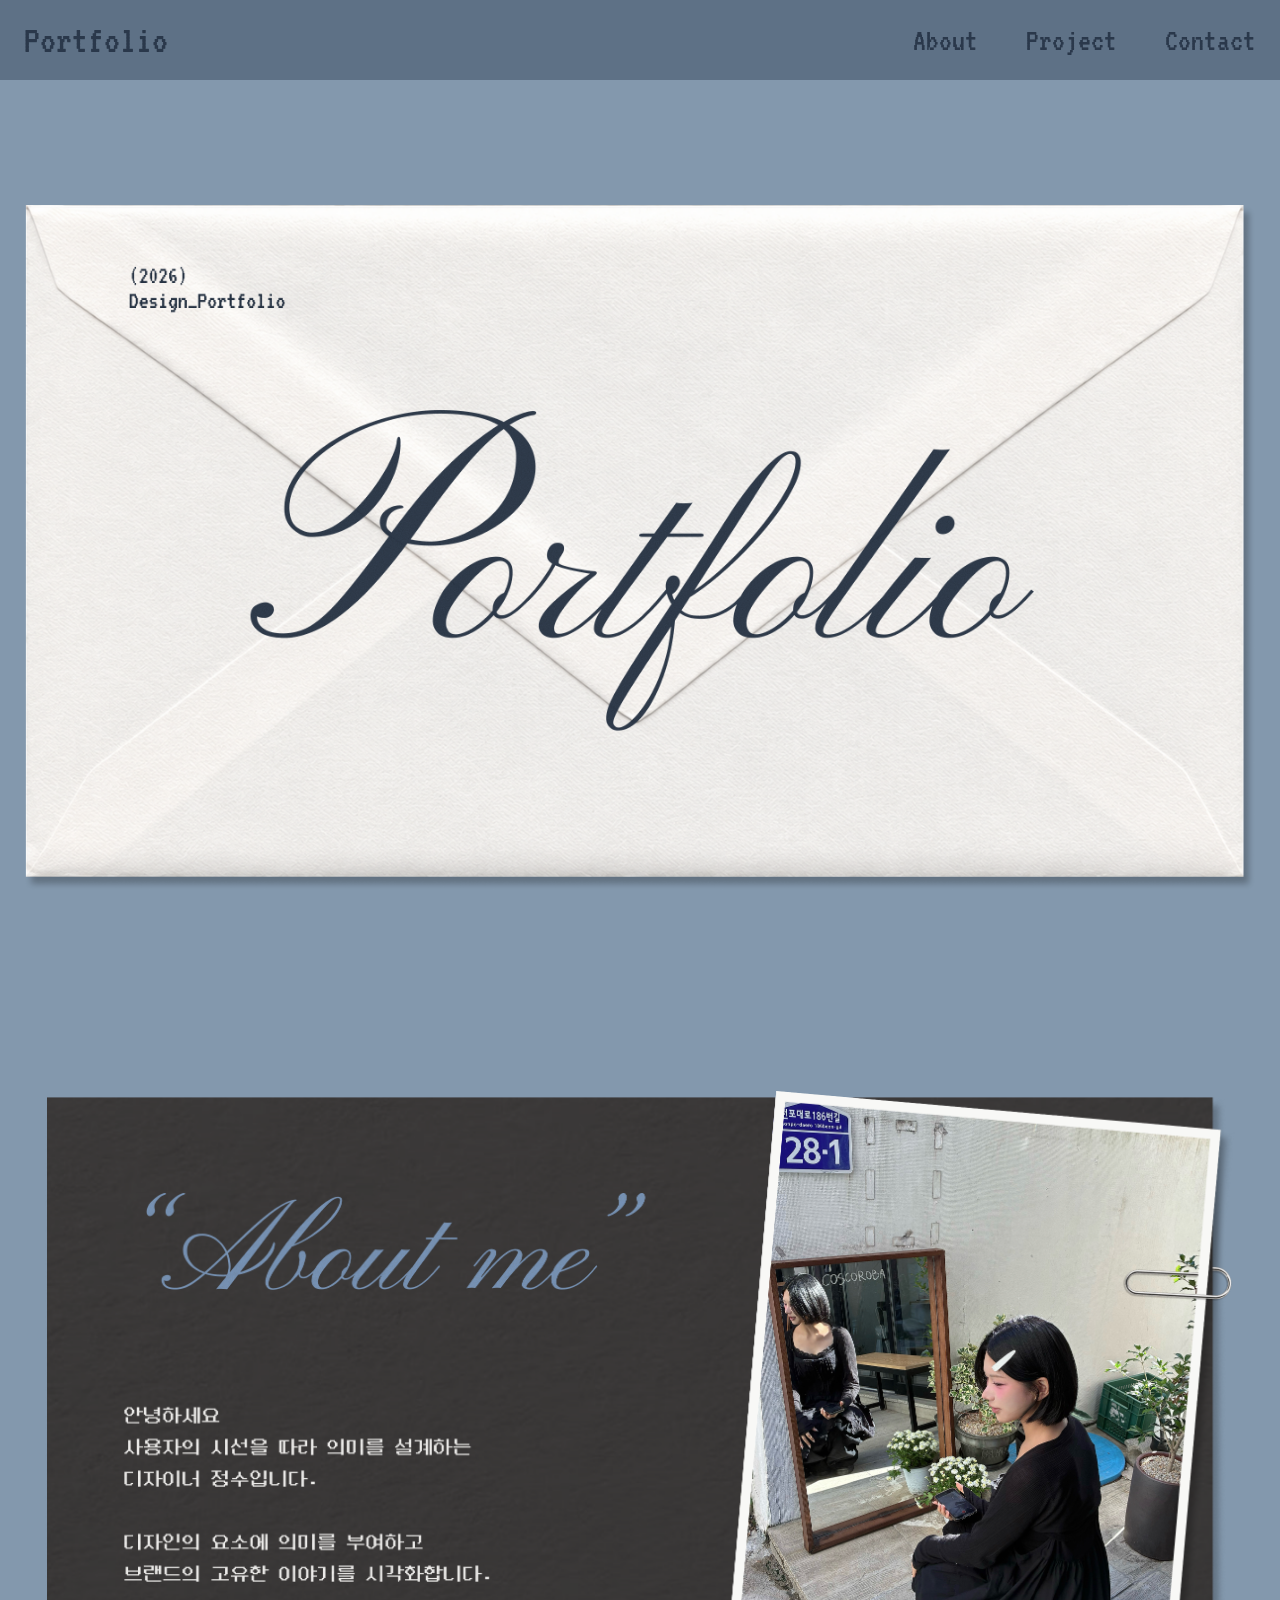
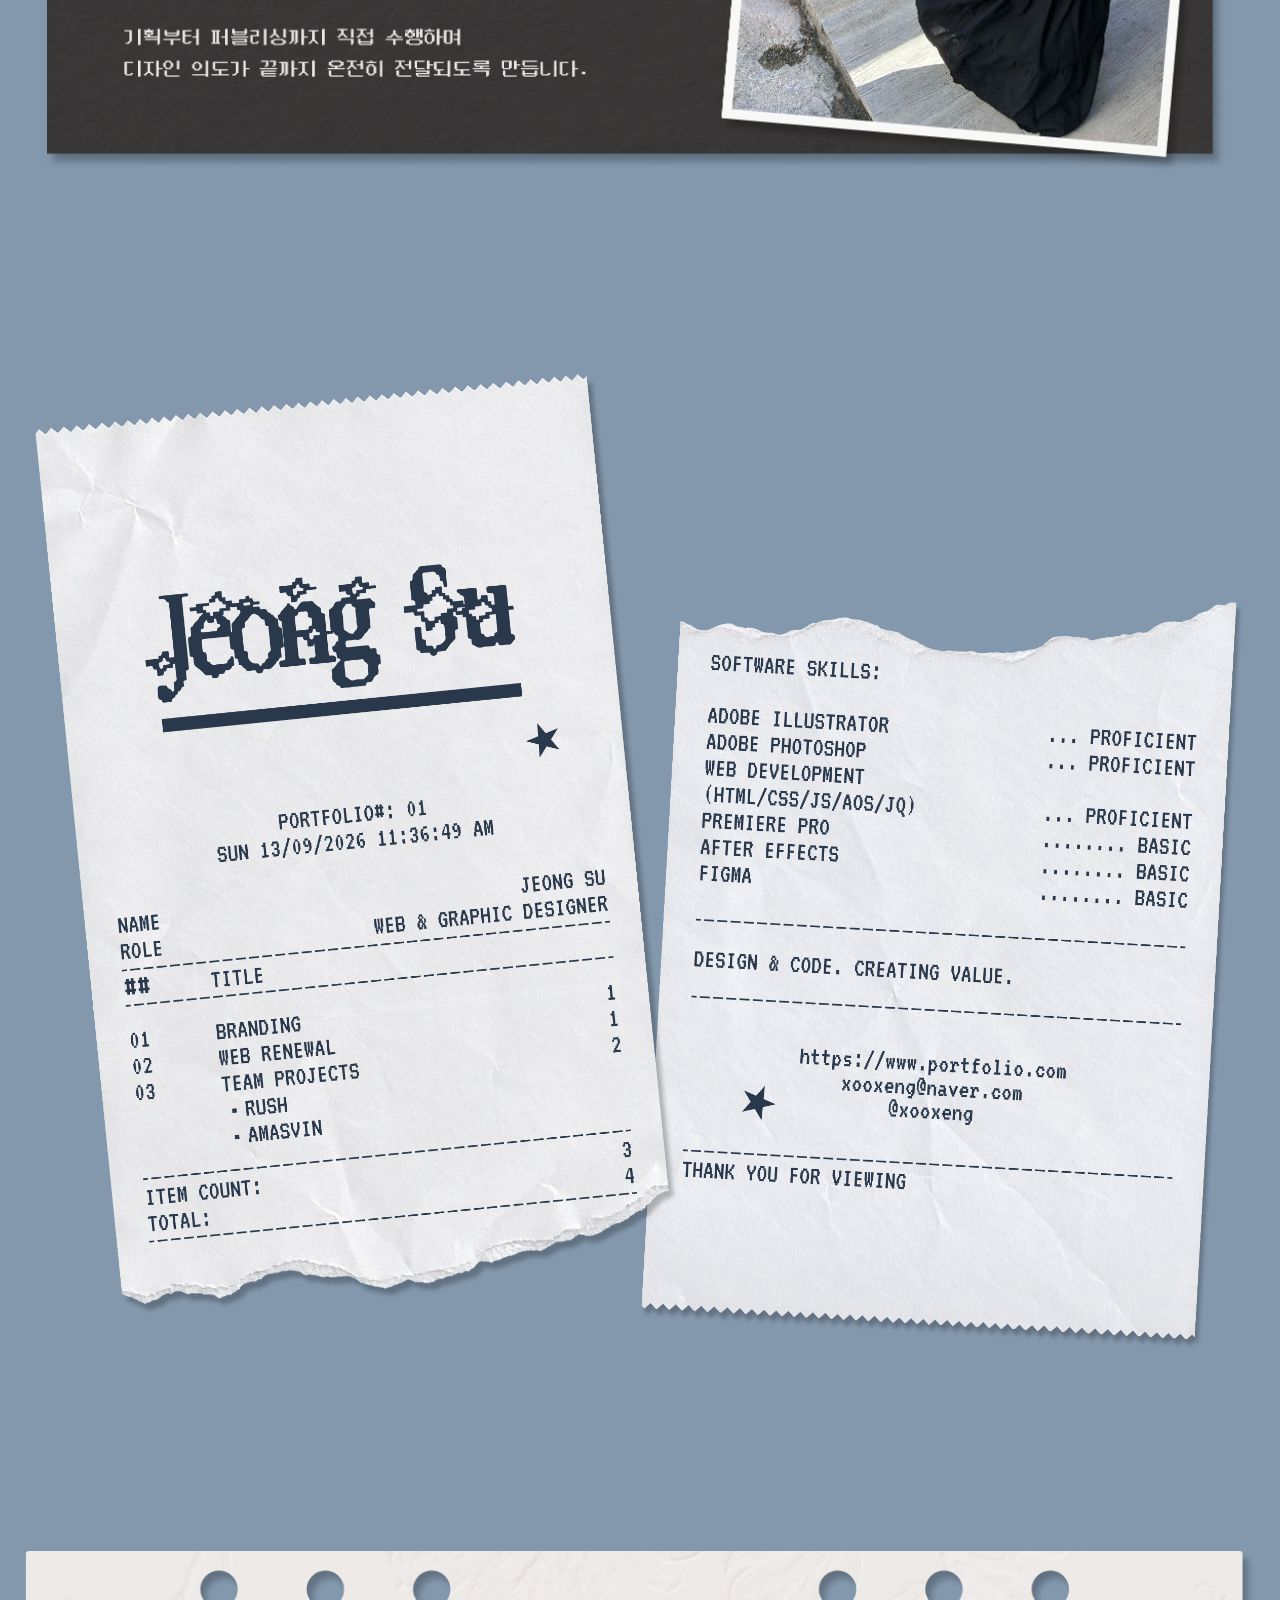
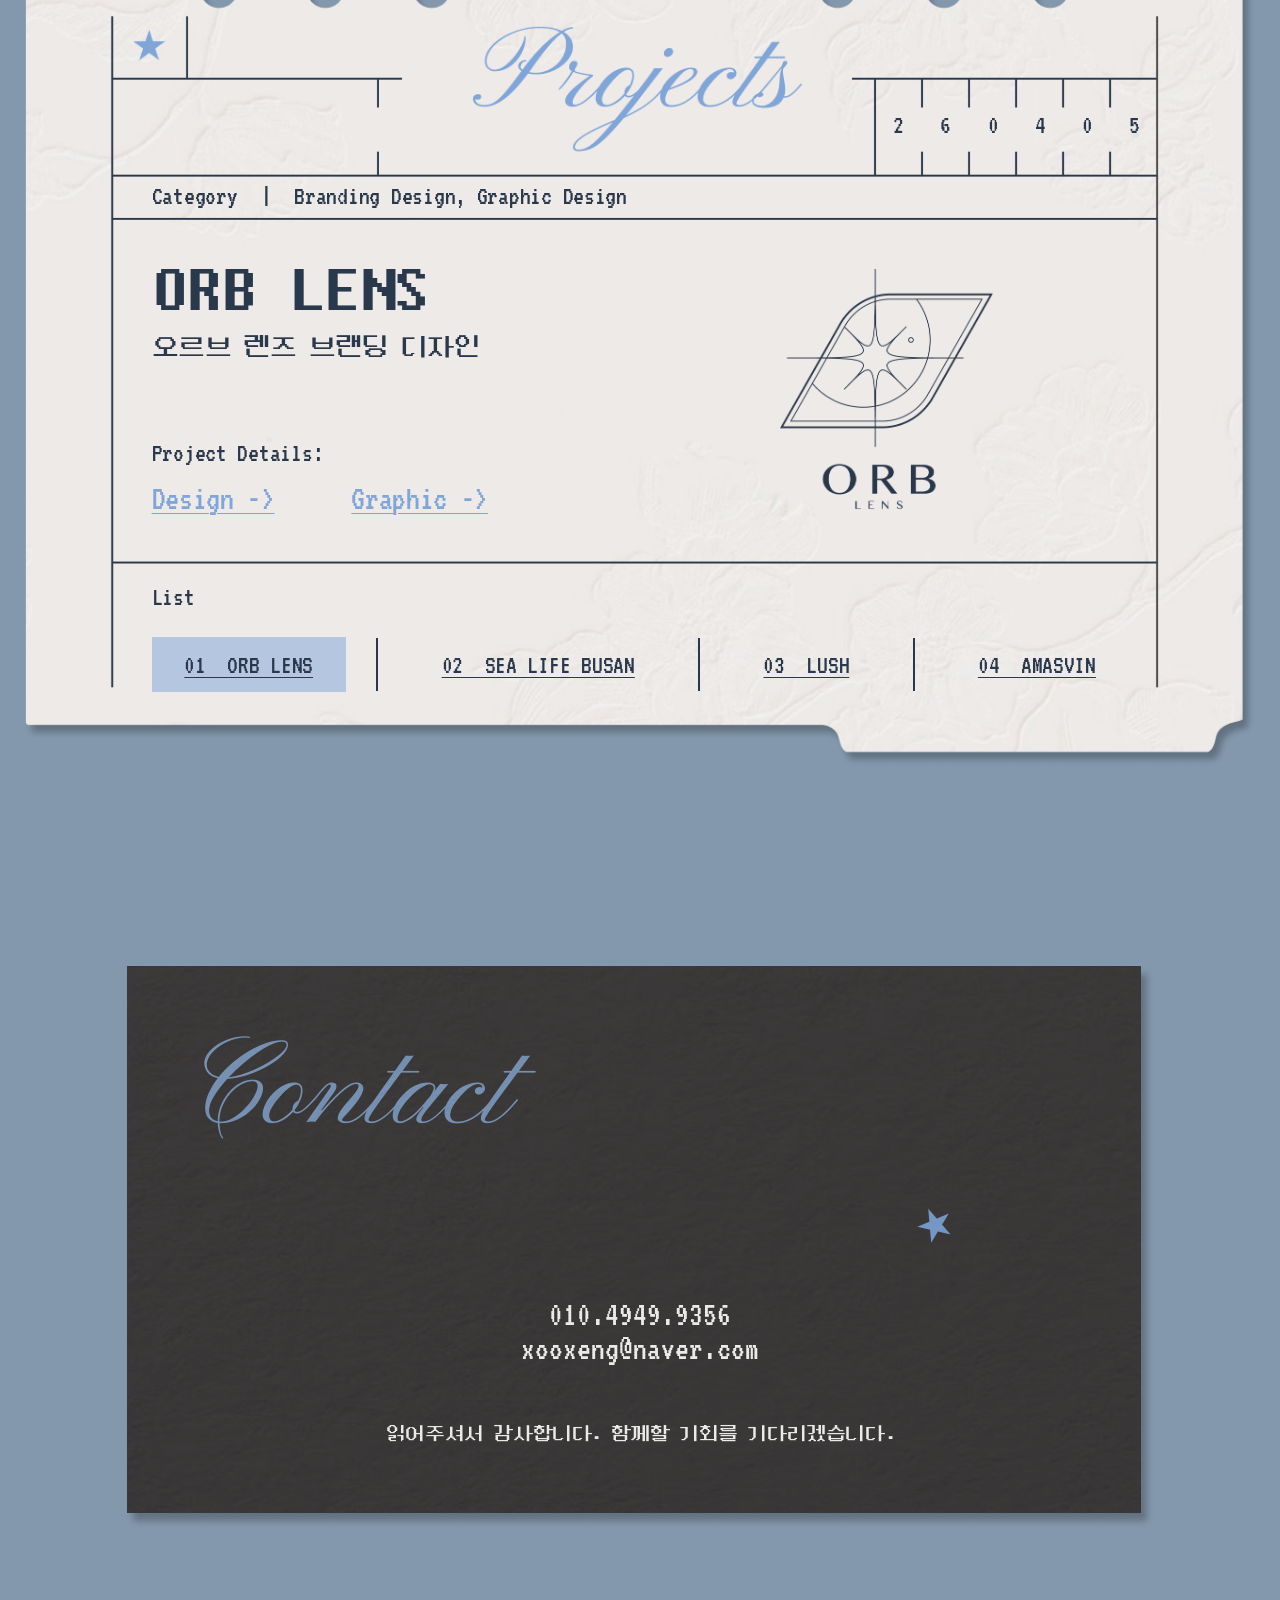
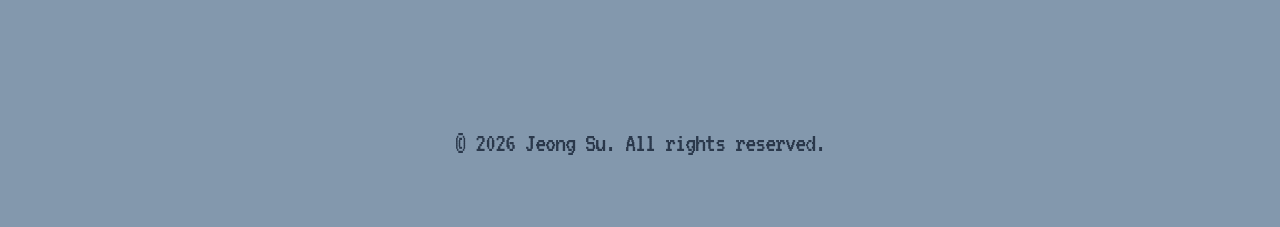
<file: index.html>
<!doctype html>
<html lang="en">
  <head>
    <meta charset="UTF-8" />
    <meta name="viewport" content="width=device-width, initial-scale=1.0" />
    <title>Portfolio</title>
    <link rel="icon" type="image/png" href="assets/favicon.png">
    <link rel="preload" href="./assets/fonts/VT323-Regular.ttf?v=1" as="font" type="font/ttf" crossorigin />
    <link rel="preload" href="./assets/fonts/DungGeunMo-Regular.woff2?v=1" as="font" type="font/woff2" crossorigin />
    <link rel="stylesheet" href="./styles.css?v=2" />
  </head>
  <body>
    <div class="ribbon-layer" aria-hidden="true">
      <img class="ribbon ribbon--one" src="./assets/ribbon_01.png" alt="" />
      <img class="ribbon ribbon--two" src="./assets/ribbon_02.png" alt="" />
      <img class="ribbon ribbon--three" src="./assets/ribbon_03.png" alt="" />
    </div>
    <header class="navigation">
      <nav class="navigation__inner" aria-label="Primary navigation">
        <a class="navigation__brand" href="#portfolio">Portfolio</a>
        <button class="navigation__toggle" type="button" aria-expanded="false" aria-controls="navigation-links" aria-label="메뉴 열기">
          <span></span><span></span><span></span>
        </button>
        <div class="navigation__links" id="navigation-links">
          <a href="#about" data-scroll-to="about">About</a>
          <a href="#project" data-scroll-to="project">Project</a>
          <a href="#contact" data-scroll-to="contact">Contact</a>
        </div>
      </nav>
    </header>

    <main class="page" id="portfolio">
      <div class="content">
        <img class="artwork artwork--portfolio" src="./assets/portfolio.png" alt="Design portfolio" />
        <section class="about-section" id="about">
          <img class="artwork artwork--about" src="./assets/about_01.png" alt="About the designer" />
          <img class="artwork artwork--details" src="./assets/about_02.png" alt="Designer skills and portfolio details" />
        </section>
        <section class="projects-panel" id="project" aria-label="Selected projects">
          <div class="project-date" aria-label="Project date">
            <span>2</span><span>6</span><span>0</span><span>4</span><span>0</span><span>5</span>
          </div>
          <div class="projects-panel__content">
            <div class="project-preview">
              <img src="./assets/projects_01.png" alt="ORB LENS project preview" data-project-image />
            </div>
            <div class="project-text-stack">
            <p class="project-category"><span>Category</span><b>|</b><span data-project="category">Branding Design, Graphic Design</span></p>
            <h2 class="project-title" data-project="title">ORB LENS</h2>
            <p class="project-subtitle" data-project="subtitle">오르브 렌즈 브랜딩 디자인</p>
            <p class="project-details" data-project="details">Project Details:</p>

            <nav class="project-links" aria-label="Project links">
              <a data-project-link="design" href="https://example.com/orb-lens/design">Design -&gt;</a>
              <a data-project-link="graphic" href="https://example.com/orb-lens/graphic">Graphic -&gt;</a>
            </nav>

            <p class="project-list-label">List</p>
            <div class="project-list" role="tablist" aria-label="Project list">
              <button class="project-list__button is-active" type="button" role="tab" aria-selected="true" data-project-id="orb" disabled>01&nbsp; ORB LENS</button>
              <span class="project-list__divider" aria-hidden="true"></span>
              <button class="project-list__button" type="button" role="tab" aria-selected="false" data-project-id="sea">02&nbsp; SEA LIFE BUSAN</button>
              <span class="project-list__divider" aria-hidden="true"></span>
              <button class="project-list__button" type="button" role="tab" aria-selected="false" data-project-id="lush">03&nbsp; LUSH</button>
              <span class="project-list__divider" aria-hidden="true"></span>
              <button class="project-list__button" type="button" role="tab" aria-selected="false" data-project-id="amasvin">04&nbsp; AMASVIN</button>
            </div>
            </div>
          </div>
        </section>
        <section class="contact-section" id="contact" aria-label="Contact information">
          <img class="artwork artwork--contact" src="./assets/contact.png" alt="Contact information" />
          <div class="contact-details">
            <button class="contact-details__item" type="button" data-copy="010.4949.9356">010.4949.9356</button>
            <button class="contact-details__item" type="button" data-copy="xooxeng@naver.com">xooxeng@naver.com</button>
            <p class="contact-details__message">읽어주셔서 감사합니다. 함께할 기회를 기다리겠습니다.</p>
            <span class="contact-copy-status" role="status" aria-live="polite"></span>
          </div>
        </section>
      </div>
    </main>
    <footer class="site-footer">© 2026 Jeong Su. All rights reserved.</footer>
    <div class="cursor-ring" aria-hidden="true"></div>
    <script>
      const aboutLink = document.querySelector('[data-scroll-to="about"]');
      const projectLink = document.querySelector('[data-scroll-to="project"]');
      const contactLink = document.querySelector('[data-scroll-to="contact"]');
      const aboutSection = document.getElementById('about');
      const aboutImage = document.querySelector('.artwork--about');
      const projectsImage = document.getElementById('project');
      const contactSection = document.getElementById('contact');
      const navigation = document.querySelector('.navigation');
      const navigationToggle = document.querySelector('.navigation__toggle');

      navigationToggle.addEventListener('click', () => {
        const isOpen = navigation.classList.toggle('is-open');
        navigationToggle.setAttribute('aria-expanded', String(isOpen));
        navigationToggle.setAttribute('aria-label', isOpen ? '메뉴 닫기' : '메뉴 열기');
      });

      const scrollImageAboveCenter = (event, image) => {
        event.preventDefault();
        const imageTop = image.getBoundingClientRect().top + window.scrollY;
        const centeredTop = imageTop - (window.innerHeight - image.offsetHeight) / 2 - 40;

        window.scrollTo({ top: Math.max(0, centeredTop), behavior: 'smooth' });
      };

      aboutLink.addEventListener('click', (event) => scrollImageAboveCenter(event, aboutImage));
      projectLink.addEventListener('click', (event) => scrollImageAboveCenter(event, projectsImage));
      contactLink.addEventListener('click', (event) => scrollImageAboveCenter(event, contactSection));

      const updateActiveNavigation = () => {
        const sections = [
          { element: aboutSection, link: aboutLink },
          { element: projectsImage, link: projectLink },
          { element: contactSection, link: contactLink },
        ];
        const viewportCenter = window.innerHeight / 2;
        const currentSection = sections.find(({ element }) => {
          const bounds = element.getBoundingClientRect();
          return bounds.top <= viewportCenter && bounds.bottom >= viewportCenter;
        });

        sections.forEach(({ link }) => link.classList.toggle('is-active', link === currentSection?.link));
      };

      document.querySelectorAll('[data-scroll-to]').forEach((link) => {
        link.addEventListener('click', () => {
          link.classList.add('is-active');
          navigation.classList.remove('is-open');
          navigationToggle.setAttribute('aria-expanded', 'false');
          navigationToggle.setAttribute('aria-label', '메뉴 열기');
        });
      });
      window.addEventListener('scroll', updateActiveNavigation, { passive: true });
      window.addEventListener('resize', updateActiveNavigation);
      updateActiveNavigation();

      const copyWithLegacyMethod = (text) => {
        const temporaryInput = document.createElement('textarea');
        temporaryInput.value = text;
        temporaryInput.setAttribute('readonly', '');
        temporaryInput.style.position = 'fixed';
        temporaryInput.style.top = '0';
        temporaryInput.style.left = '0';
        temporaryInput.style.width = '1px';
        temporaryInput.style.height = '1px';
        temporaryInput.style.padding = '0';
        temporaryInput.style.border = '0';
        temporaryInput.style.opacity = '0';
        document.body.append(temporaryInput);
        temporaryInput.focus();
        temporaryInput.select();
        temporaryInput.setSelectionRange(0, temporaryInput.value.length);
        const wasCopied = document.execCommand('copy');
        temporaryInput.remove();
        return wasCopied;
      };

      const copyStatus = document.querySelector('.contact-copy-status');
      let copyStatusTimer;

      const showCopyStatus = () => {
        copyStatus.textContent = 'Copied!';
        window.clearTimeout(copyStatusTimer);
        copyStatusTimer = window.setTimeout(() => {
          copyStatus.textContent = '';
        }, 1200);
      };

      document.querySelectorAll('[data-copy]').forEach((item) => {
        item.addEventListener('click', async () => {
          const copyText = item.dataset.copy;

          if (navigator.clipboard) {
            try {
              await navigator.clipboard.writeText(copyText);
              showCopyStatus();
              return;
            } catch {
              // Local previews can block the modern Clipboard API; use the fallback below.
            }
          }

          if (copyWithLegacyMethod(copyText)) showCopyStatus();
        });
      });

      const projectData = {
        orb: {
          date: ['2', '6', '0', '4', '0', '5'],
          image: './assets/projects_01.png',
          imageAlt: 'ORB LENS project preview',
          category: 'Branding Design, Graphic Design',
          title: 'ORB LENS',
          subtitle: '오르브 렌즈 브랜딩 디자인',
          details: 'Project Details:',
          links: {
            design: './orb.html',
            graphic: './orb-graphic.html',
          },
          linkLabels: {
            design: 'Design ->',
            graphic: 'Graphic ->',
          },
        },
        sea: {
          date: ['2', '6', '0', '5', '0', '6'],
          image: './assets/projects_02.png',
          imageAlt: 'SEA LIFE BUSAN project preview',
          category: 'Web Design, UX/UI Design',
          title: 'SEA LIFE BUSAN',
          subtitle: '씨라이프 부산 아쿠아리움 웹 리뉴얼',
          details: 'Project Details:',
          links: {
            design: './sea-life.html',
            graphic: 'https://xooxeng.github.io/sea-life-busan-renewal/',
          },
          linkLabels: {
            design: 'Design ->',
            graphic: 'Web Page ->',
          },
        },
        lush: {
          date: ['2', '6', '0', '6', '0', '7'],
          image: './assets/projects_03.png',
          imageAlt: 'LUSH project preview',
          category: 'Web Design, UX/UI Design',
          title: 'LUSH',
          subtitle: '러쉬 홈페이지 웹 리뉴얼',
          details: 'Project Details:',
          links: {
            design: './lush.html',
            graphic: 'https://gcha8178-ctrl.github.io/lush/',
          },
          linkLabels: {
            design: 'Design ->',
            graphic: 'Web Page ->',
          },
        },
        amasvin: {
          date: ['2', '6', '0', '7', '0', '7'],
          image: './assets/projects_04.png',
          imageAlt: 'AMASVIN project preview',
          category: 'Branding Design, Graphic Design, Web Design',
          title: 'AMASVIN',
          subtitle: '아마스빈 신메뉴 프로모션 기획',
          details: 'Project Details:',
          links: {
            design: './amasvin.html',
            graphic: 'https://minchoacoun2.github.io/amasvin/',
          },
          linkLabels: {
            design: 'Design ->',
            graphic: 'Web Page ->',
          },
        },
      };

      const projectFields = document.querySelectorAll('[data-project]');
      const projectLinkFields = document.querySelectorAll('[data-project-link]');
      const projectDateFields = document.querySelectorAll('.project-date span');
      const projectImage = document.querySelector('[data-project-image]');
      const projectButtons = document.querySelectorAll('[data-project-id]');

      if ('scrollRestoration' in history) history.scrollRestoration = 'auto';

      const renderProject = (projectId, updateUrl = false) => {
        const selectedProject = projectData[projectId];
        if (!selectedProject) return;

        projectFields.forEach((field) => {
          field.textContent = selectedProject[field.dataset.project];
        });
        projectLinkFields.forEach((link) => {
          const linkType = link.dataset.projectLink;
          link.href = selectedProject.links[linkType];
          link.textContent = selectedProject.linkLabels[linkType];
        });
        projectDateFields.forEach((digit, index) => {
          digit.textContent = selectedProject.date[index];
        });
        projectImage.src = selectedProject.image;
        projectImage.alt = selectedProject.imageAlt;
        projectButtons.forEach((projectButton) => {
          const isActive = projectButton.dataset.projectId === projectId;
          projectButton.classList.toggle('is-active', isActive);
          projectButton.setAttribute('aria-selected', String(isActive));
          projectButton.disabled = isActive;
        });

        try {
          sessionStorage.setItem('selected-project', projectId);
        } catch {}

        if (updateUrl) history.replaceState(null, '', `#${projectId}`);
      };

      projectButtons.forEach((button) => {
        button.addEventListener('click', () => {
          if (button.disabled) return;
          renderProject(button.dataset.projectId, true);
        });
      });

      const saveScrollPosition = () => {
        const scrollY = window.scrollY;
      
        try {
          sessionStorage.setItem('portfolio-scroll-y', String(scrollY));
        } catch {}
      };
      
      projectLinkFields.forEach((link) => {
        link.addEventListener('click', () => {
          saveScrollPosition();
        });
      });

      const projectFromUrl = window.location.hash.slice(1);
      let savedProject = 'orb';
      try {
        savedProject = sessionStorage.getItem('selected-project') || savedProject;
      } catch {}
      renderProject(projectData[projectFromUrl] ? projectFromUrl : savedProject);
      
      window.addEventListener('popstate', () => {
        const projectId = window.location.hash.slice(1);
        if (projectData[projectId]) renderProject(projectId);
      });

      const supportsCursorRing = window.matchMedia('(hover: hover) and (pointer: fine)');

      if (supportsCursorRing.matches) {
        const cursorRing = document.querySelector('.cursor-ring');
        let targetX = 0;
        let targetY = 0;
        let ringX = 0;
        let ringY = 0;
        let targetScale = 1;
        let ringScale = 1;
        let hoverScale = 1;
        let isClicking = false;
        let isVisible = false;

        const followCursor = () => {
          ringX += (targetX - ringX) * 0.16;
          ringY += (targetY - ringY) * 0.16;
          ringScale += (targetScale - ringScale) * 0.18;
          cursorRing.style.transform = `translate3d(${ringX}px, ${ringY}px, 0) scale(${ringScale})`;
          requestAnimationFrame(followCursor);
        };

        window.addEventListener('mousemove', (event) => {
          targetX = event.clientX - cursorRing.offsetWidth / 2;
          targetY = event.clientY - cursorRing.offsetHeight / 2;

          if (!isVisible) {
            ringX = targetX;
            ringY = targetY;
            cursorRing.classList.add('cursor-ring--visible');
            isVisible = true;
          }
        });

        document.documentElement.addEventListener('mouseleave', () => {
          cursorRing.classList.remove('cursor-ring--visible');
          isVisible = false;
        });

        const interactiveSelector = 'a, button, input, select, textarea, [role="button"], [tabindex]:not([tabindex="-1"])';

        document.querySelectorAll(interactiveSelector).forEach((element) => {
          element.addEventListener('mouseenter', () => {
            hoverScale = 1.4;
            if (!isClicking) targetScale = hoverScale;
          });

          element.addEventListener('mouseleave', () => {
            hoverScale = 1;
            if (!isClicking) targetScale = hoverScale;
          });
        });

        window.addEventListener('pointerdown', () => {
          isClicking = true;
          targetScale = 0.78;

          window.setTimeout(() => {
            isClicking = false;
            targetScale = hoverScale;
          }, 120);
        });

        requestAnimationFrame(followCursor);
      }
    </script>
  </body>
</html>
</file>
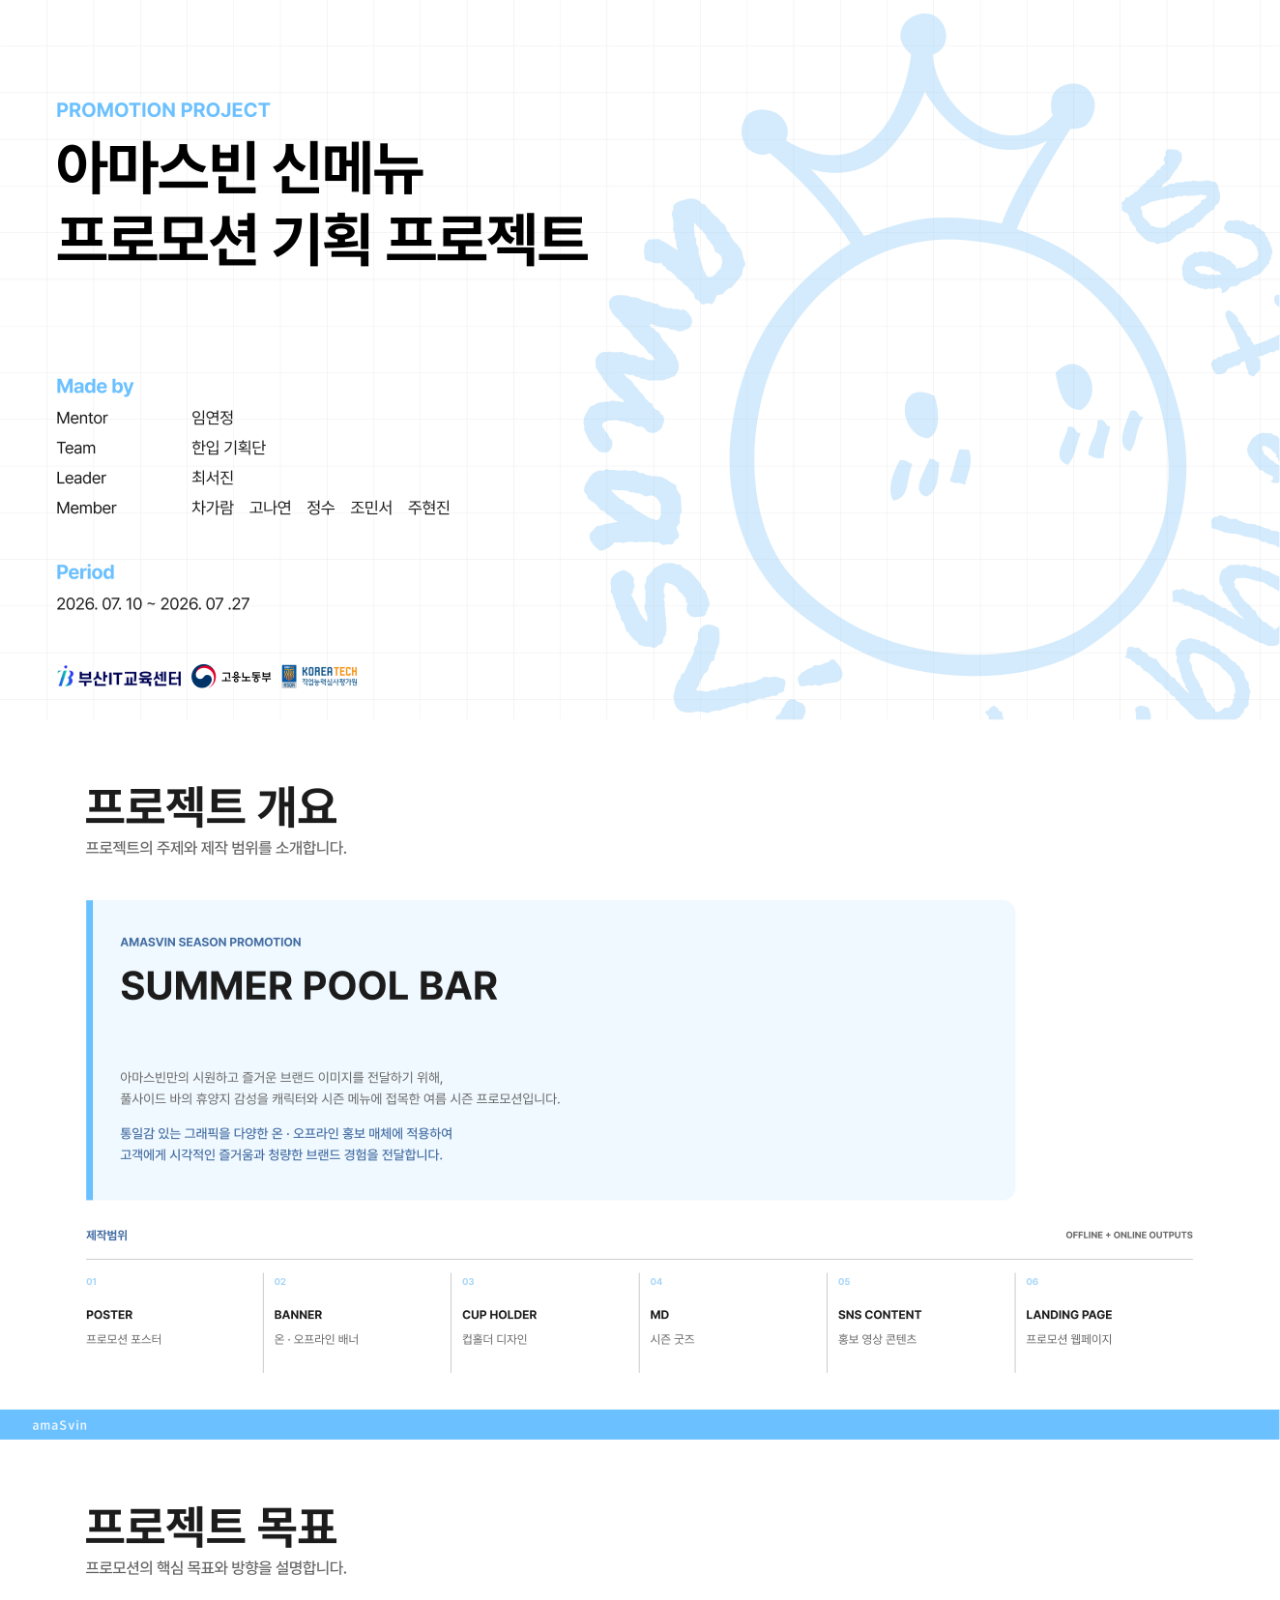
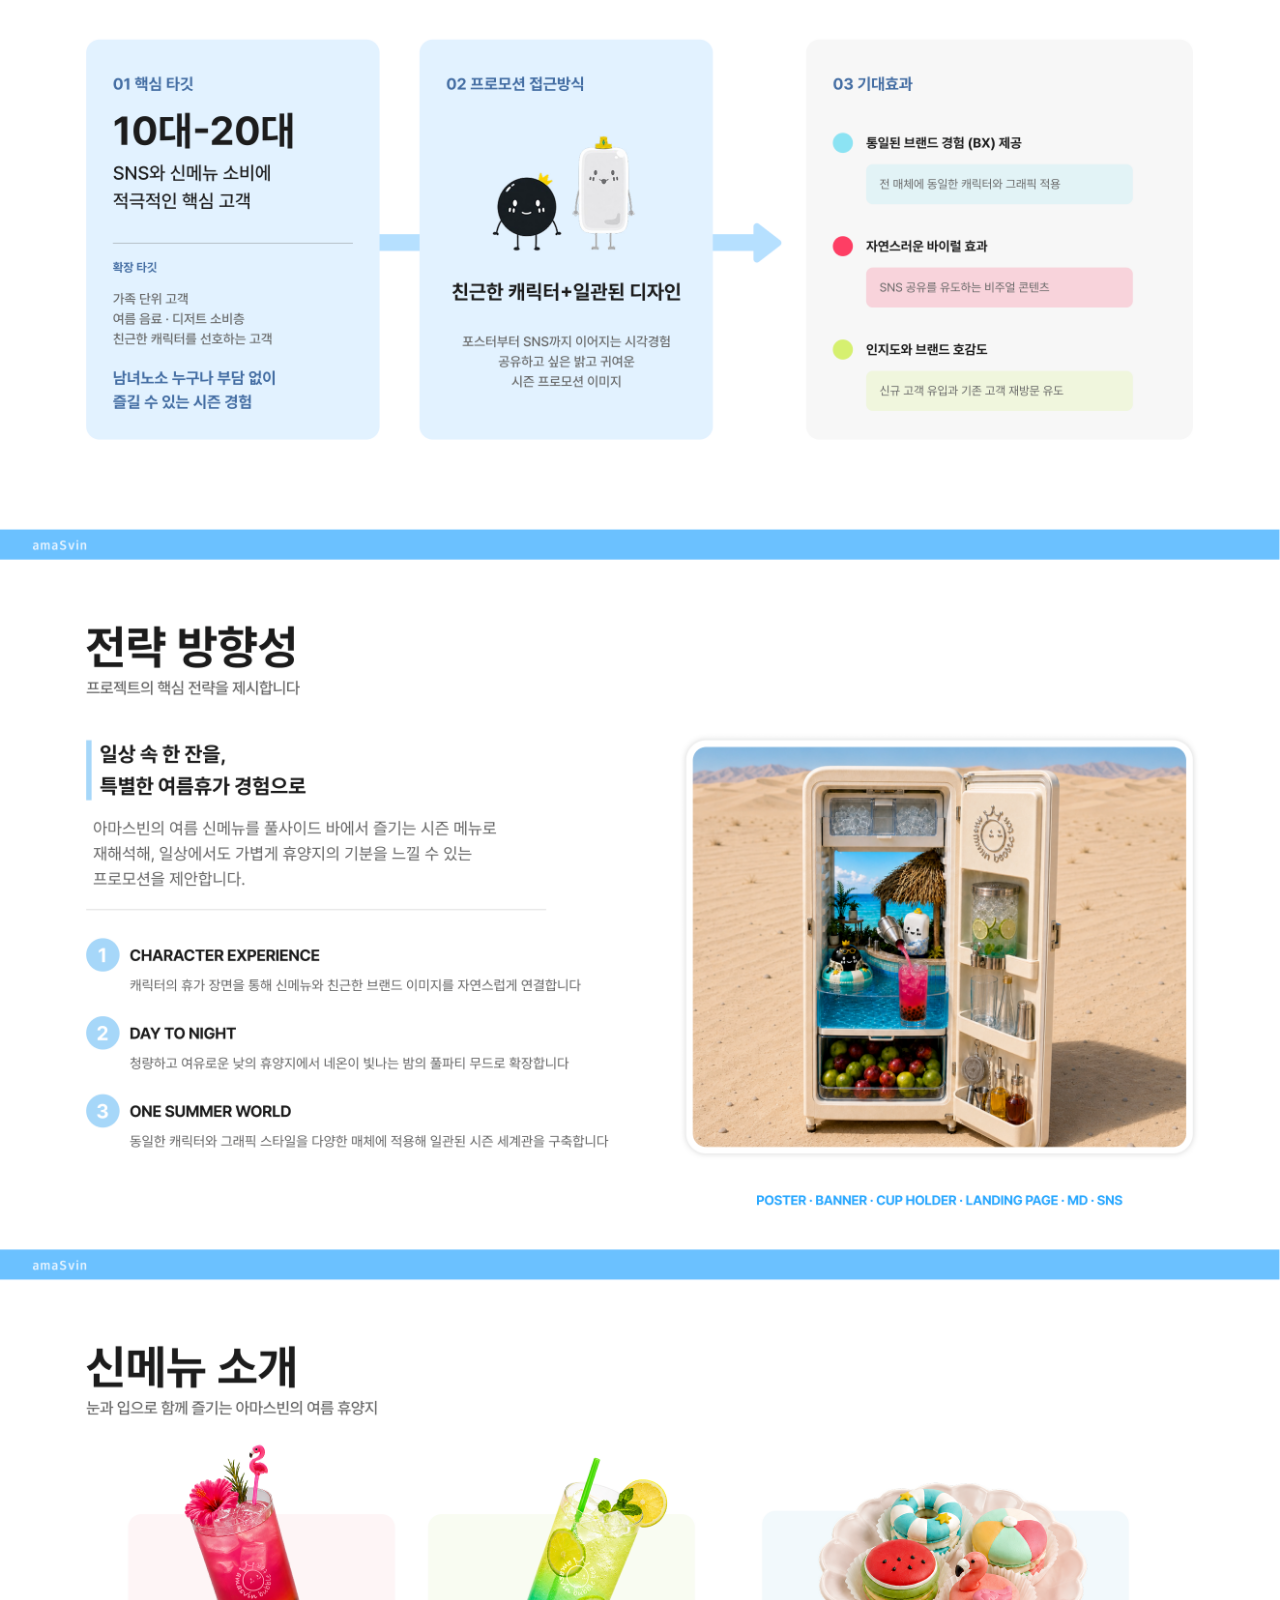
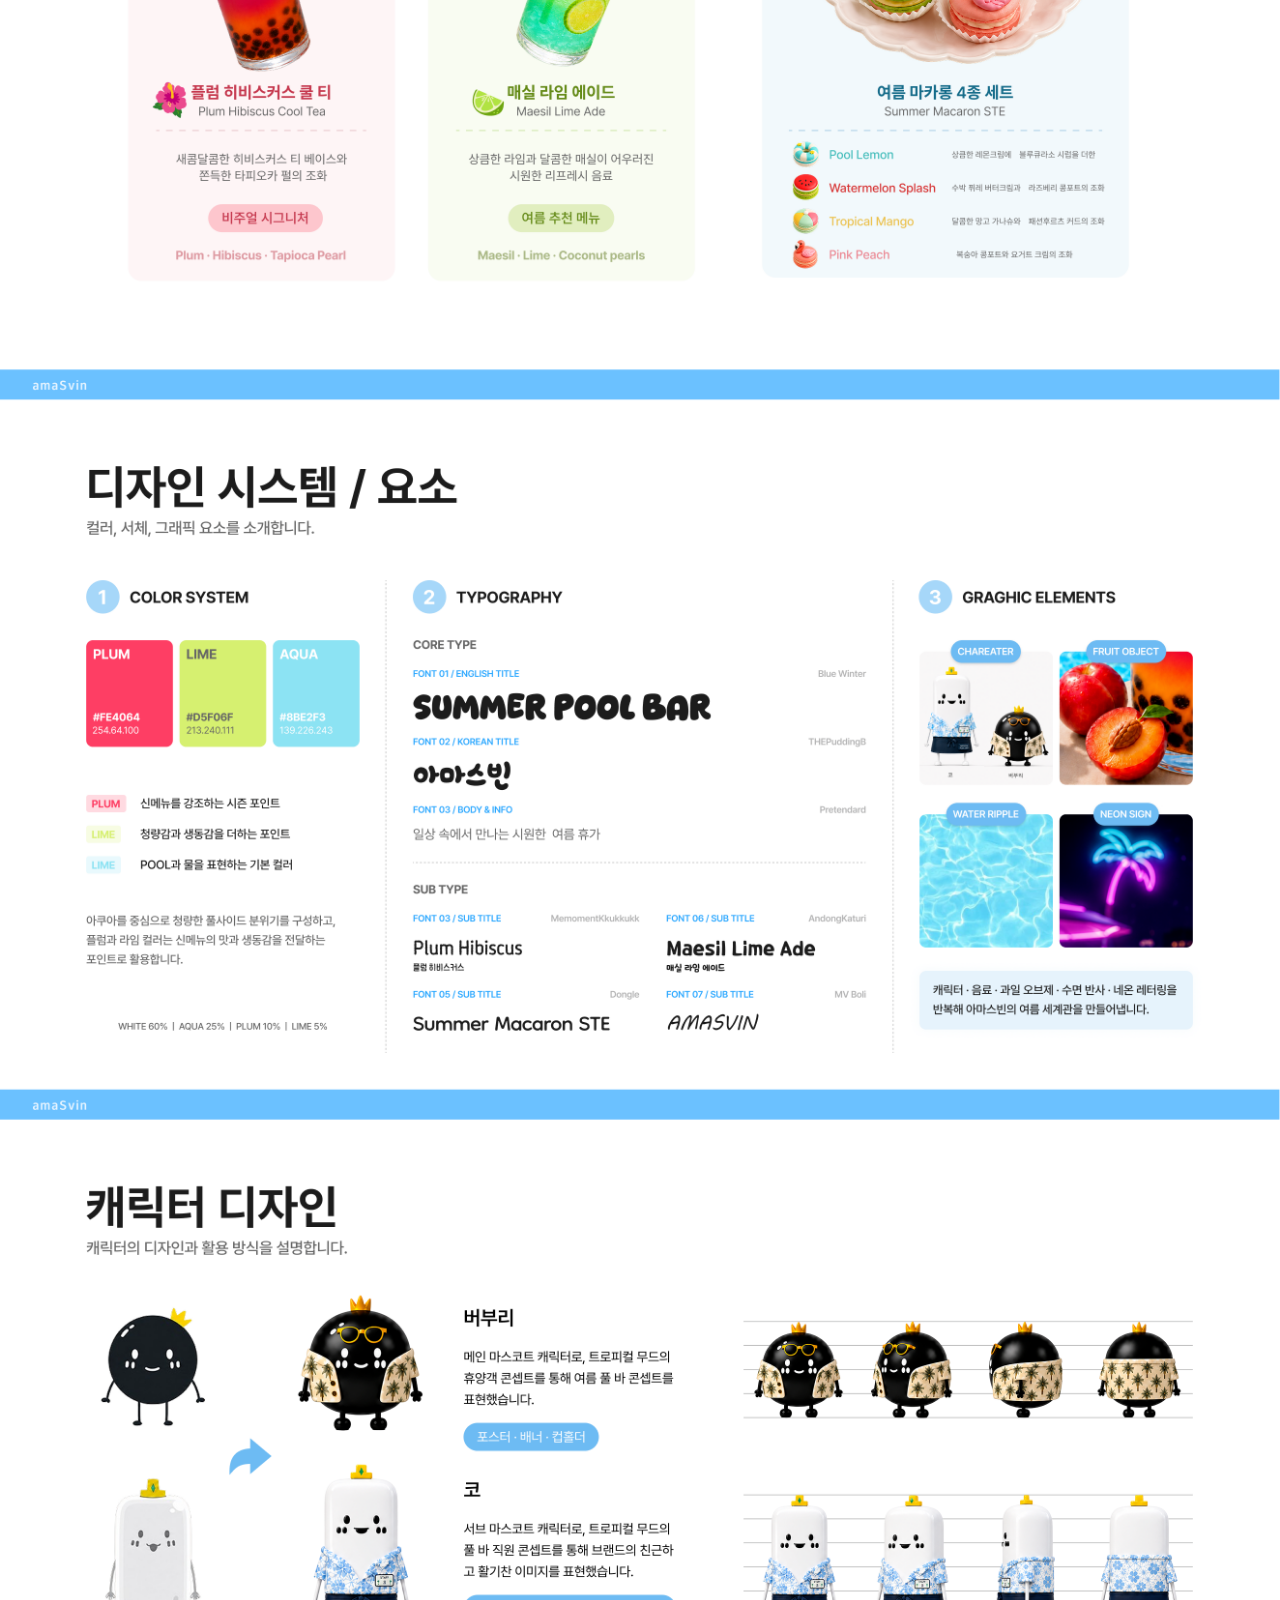
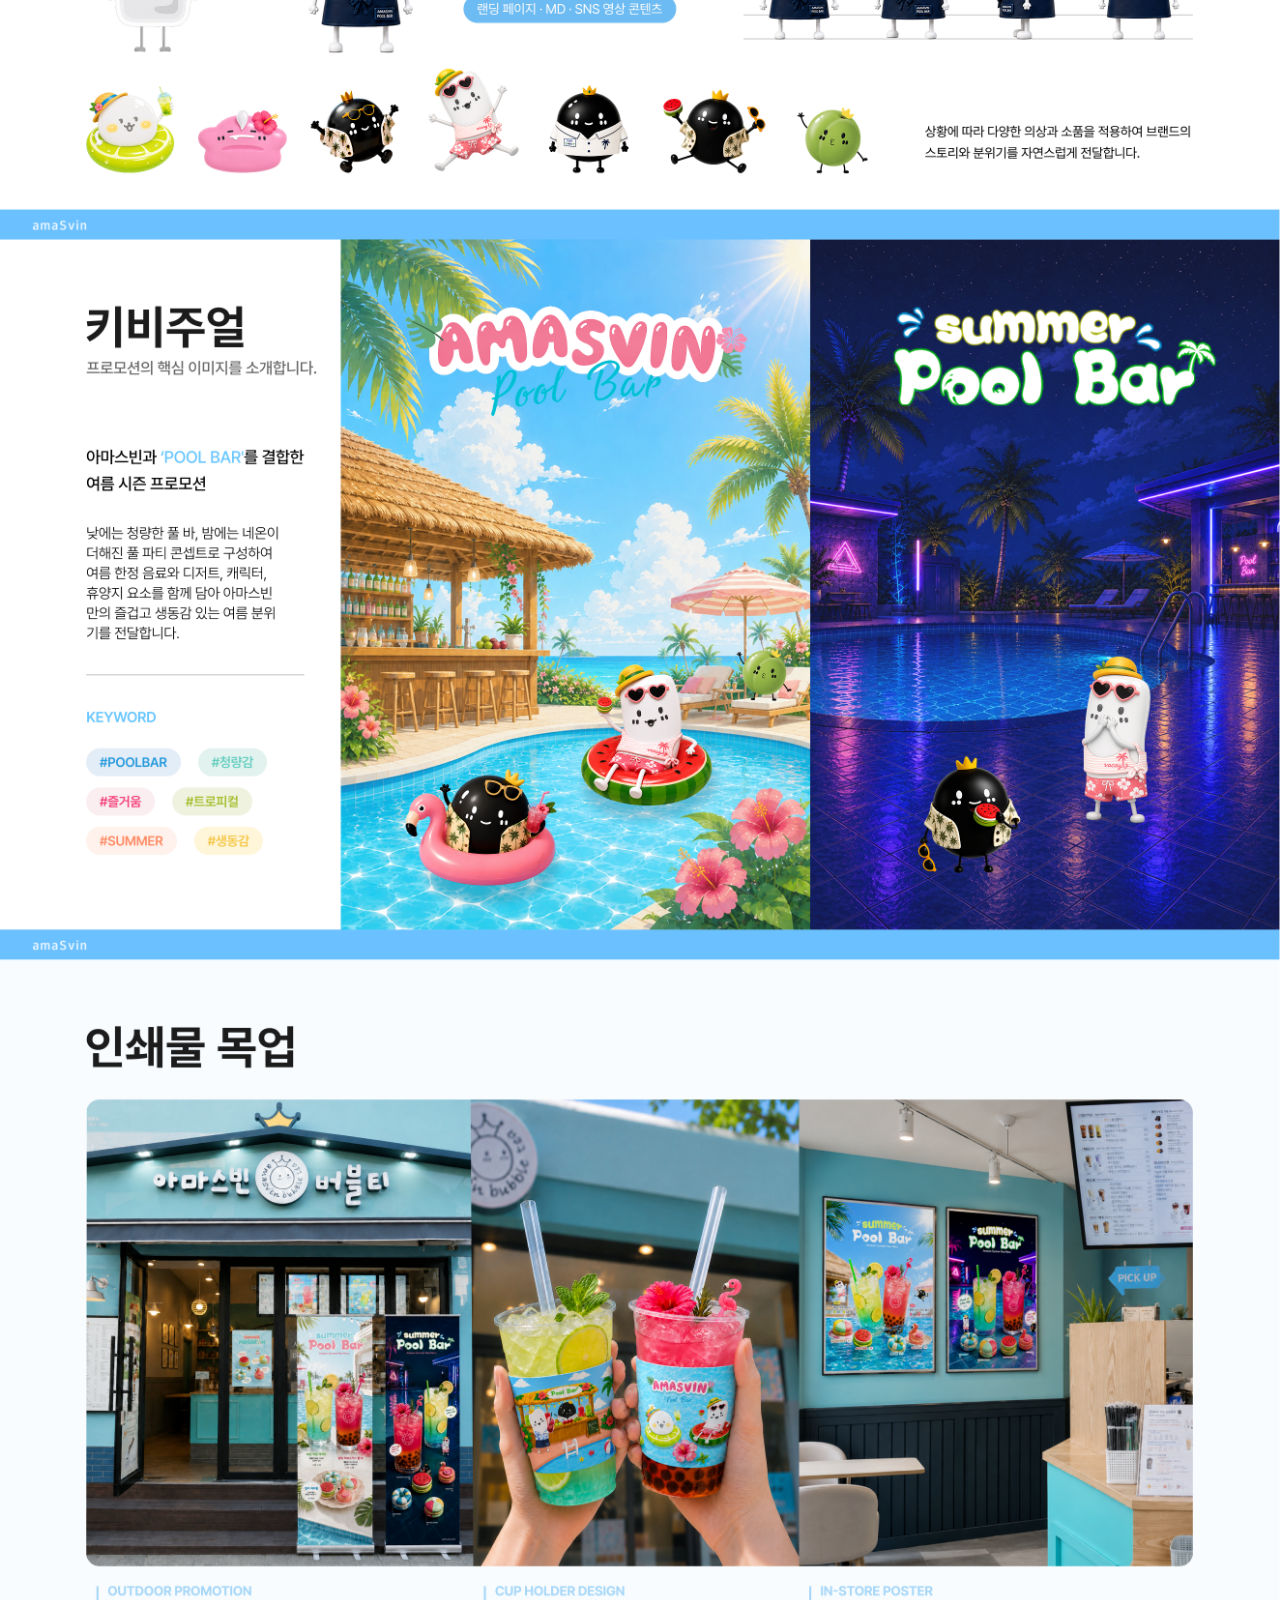
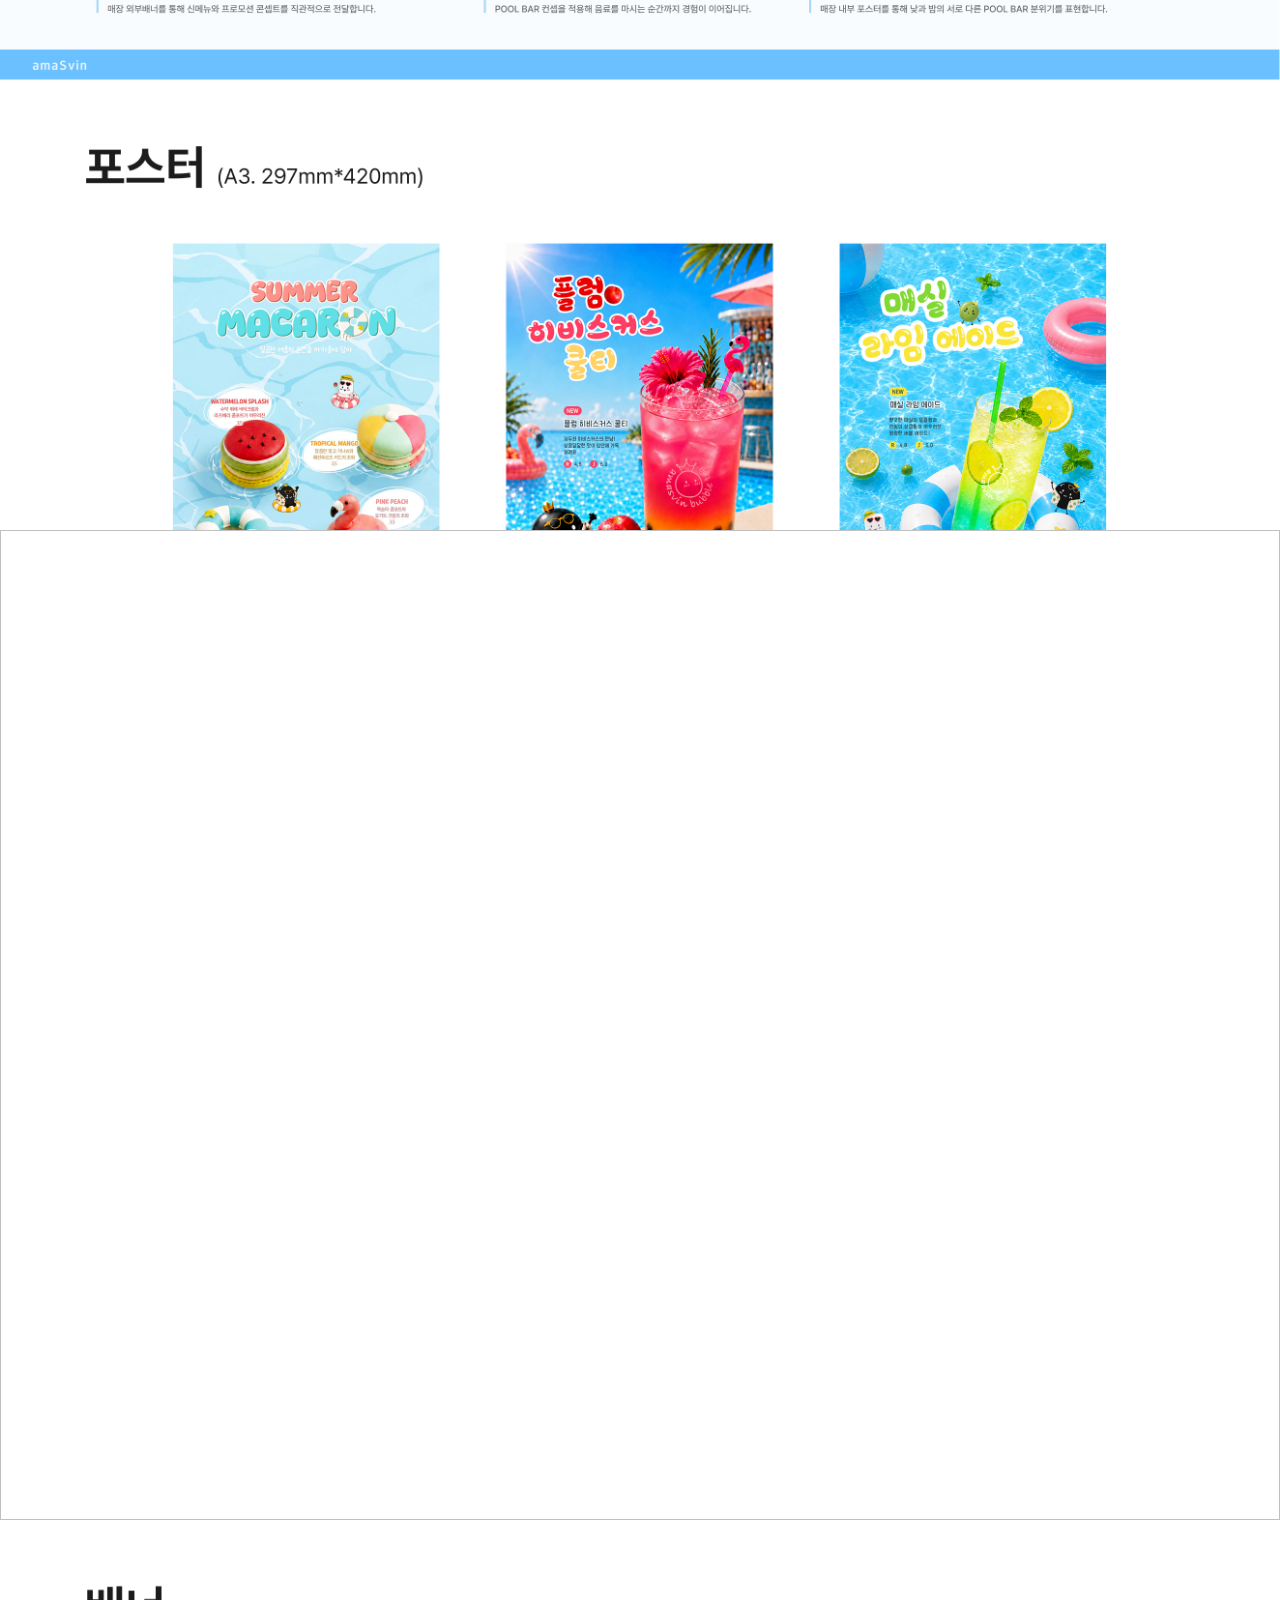
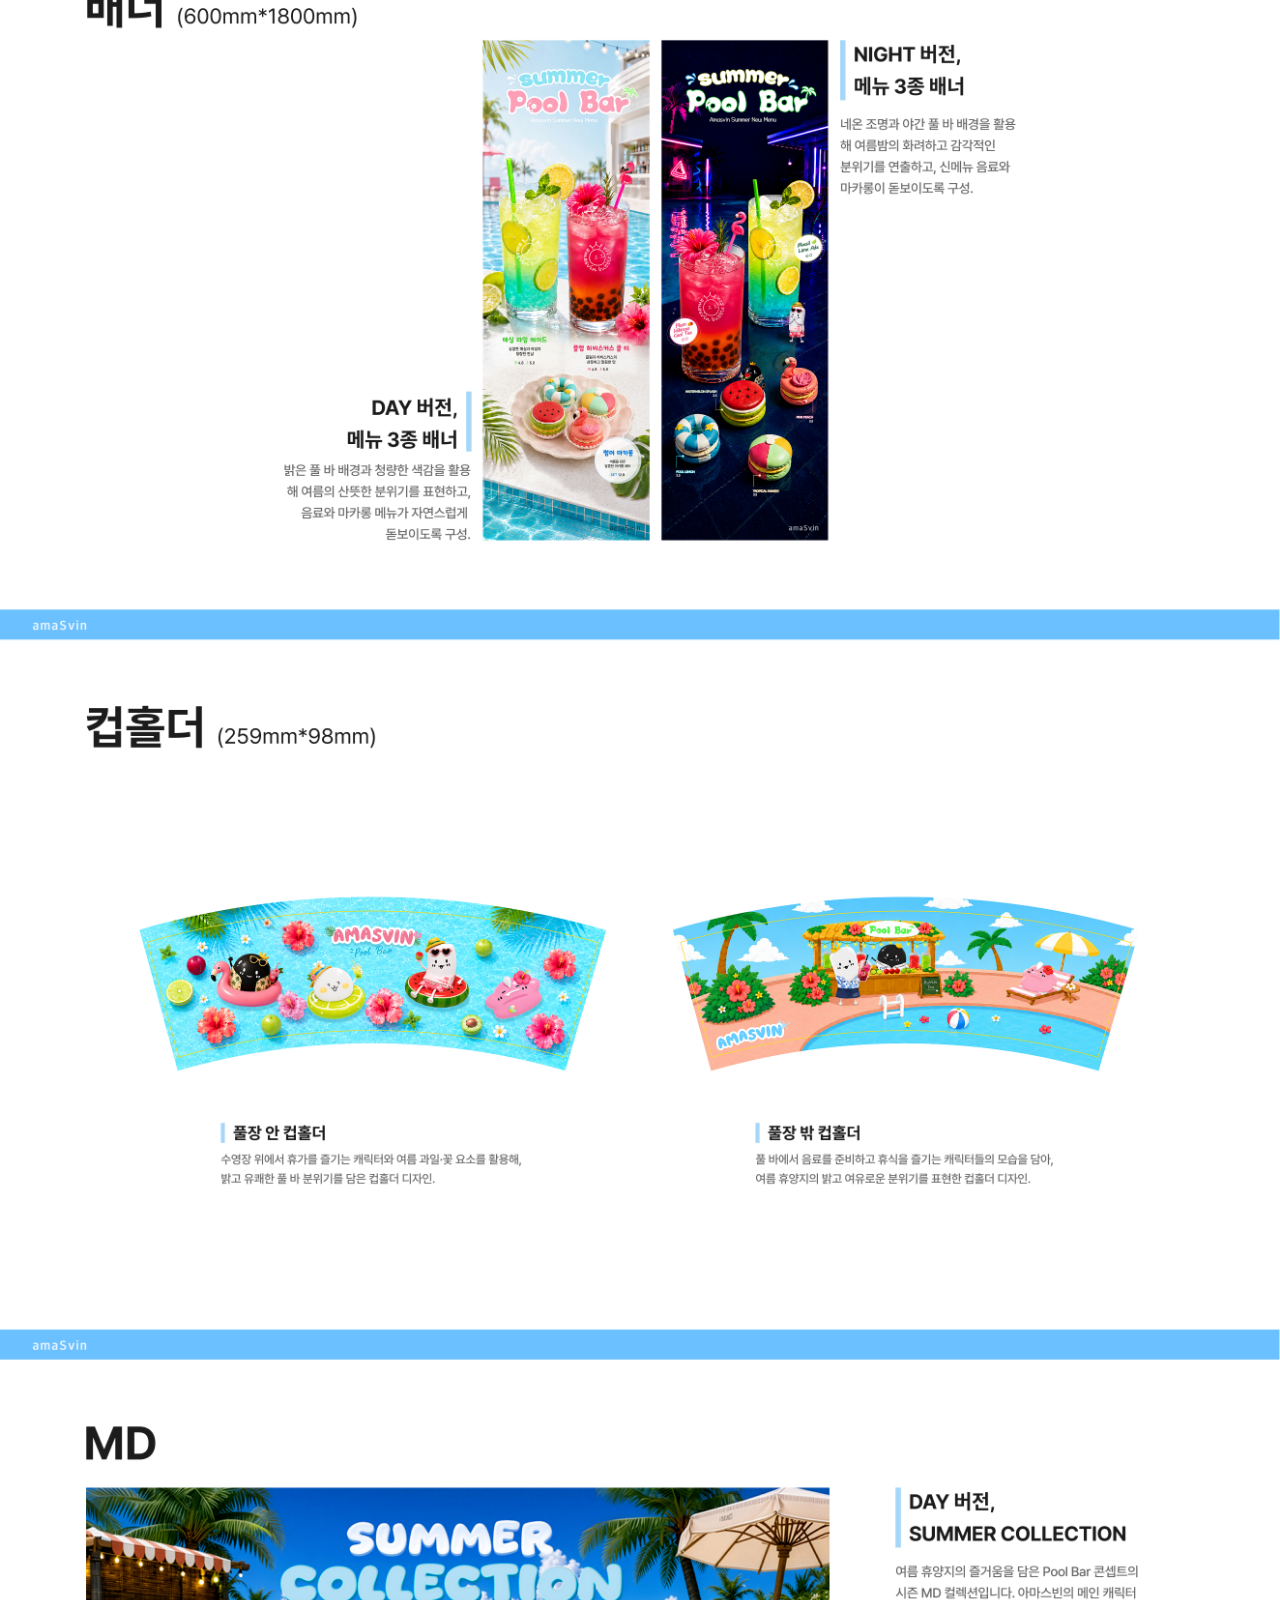
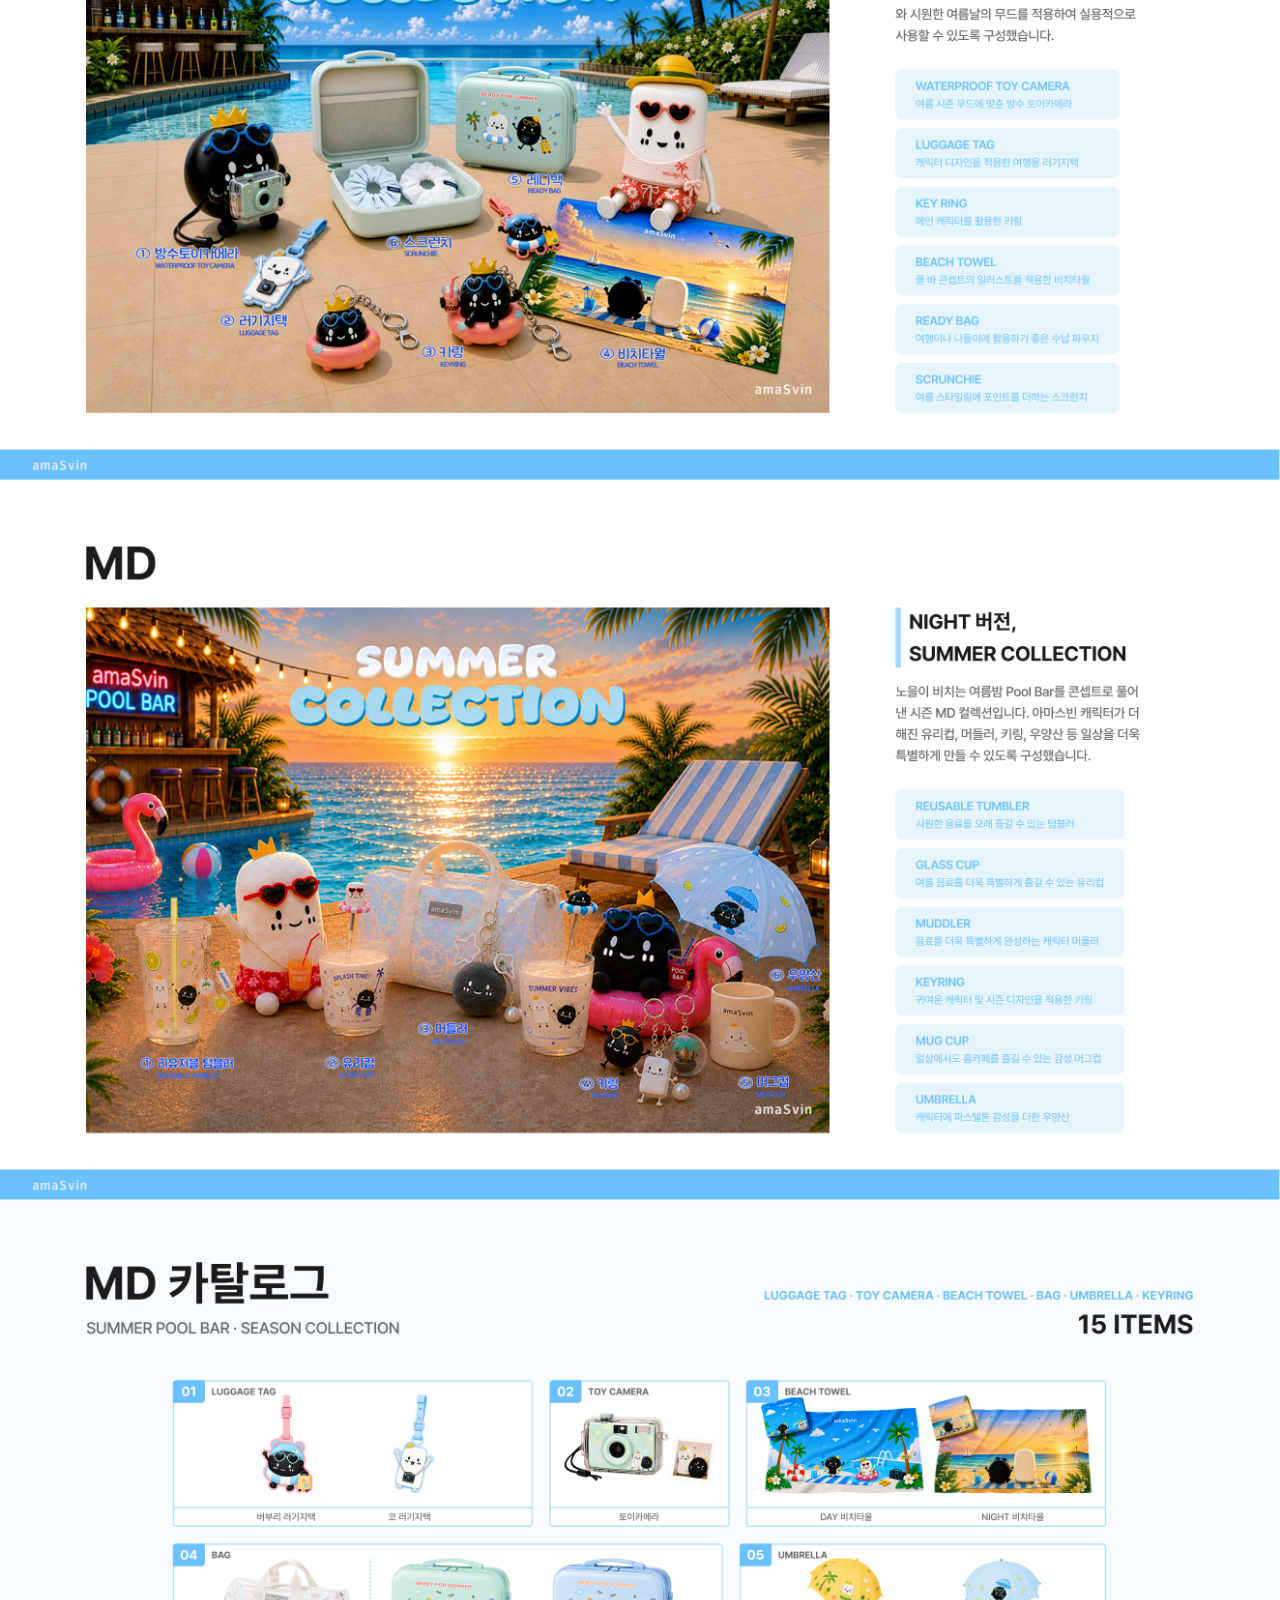
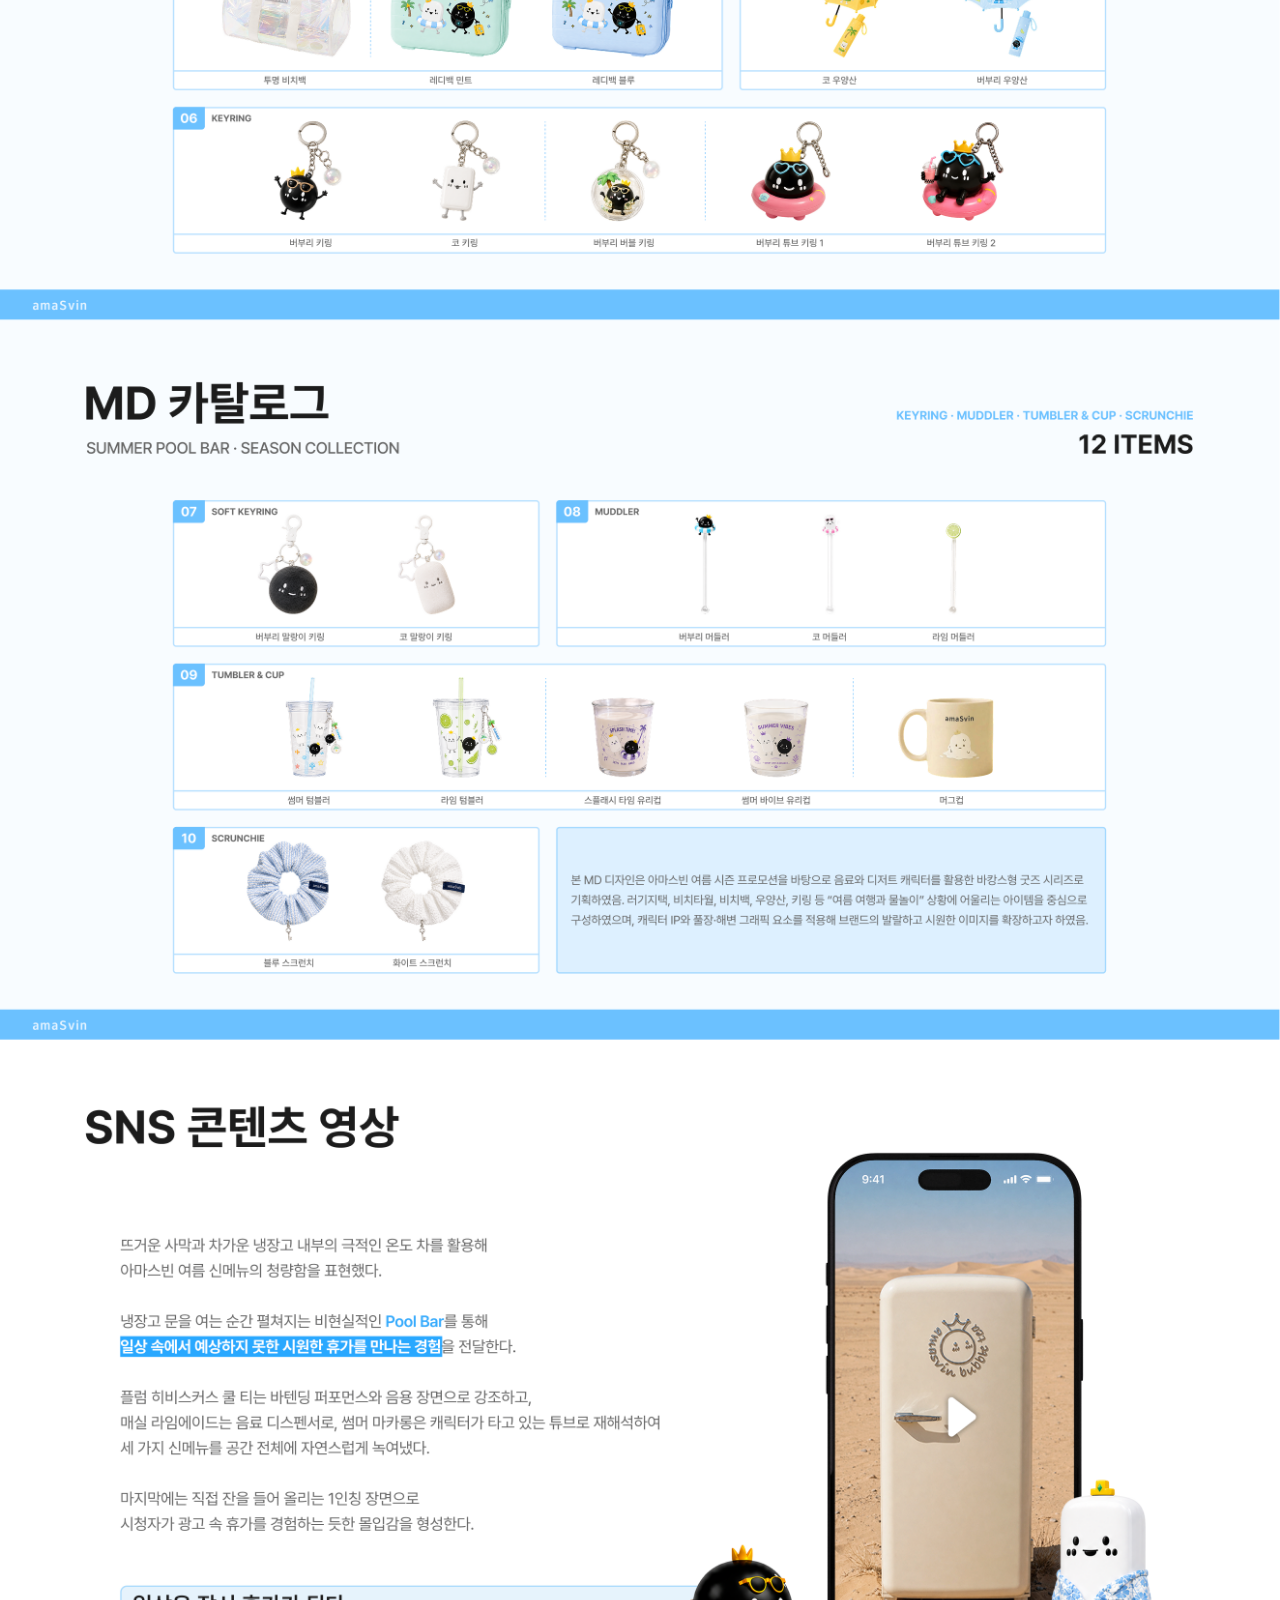
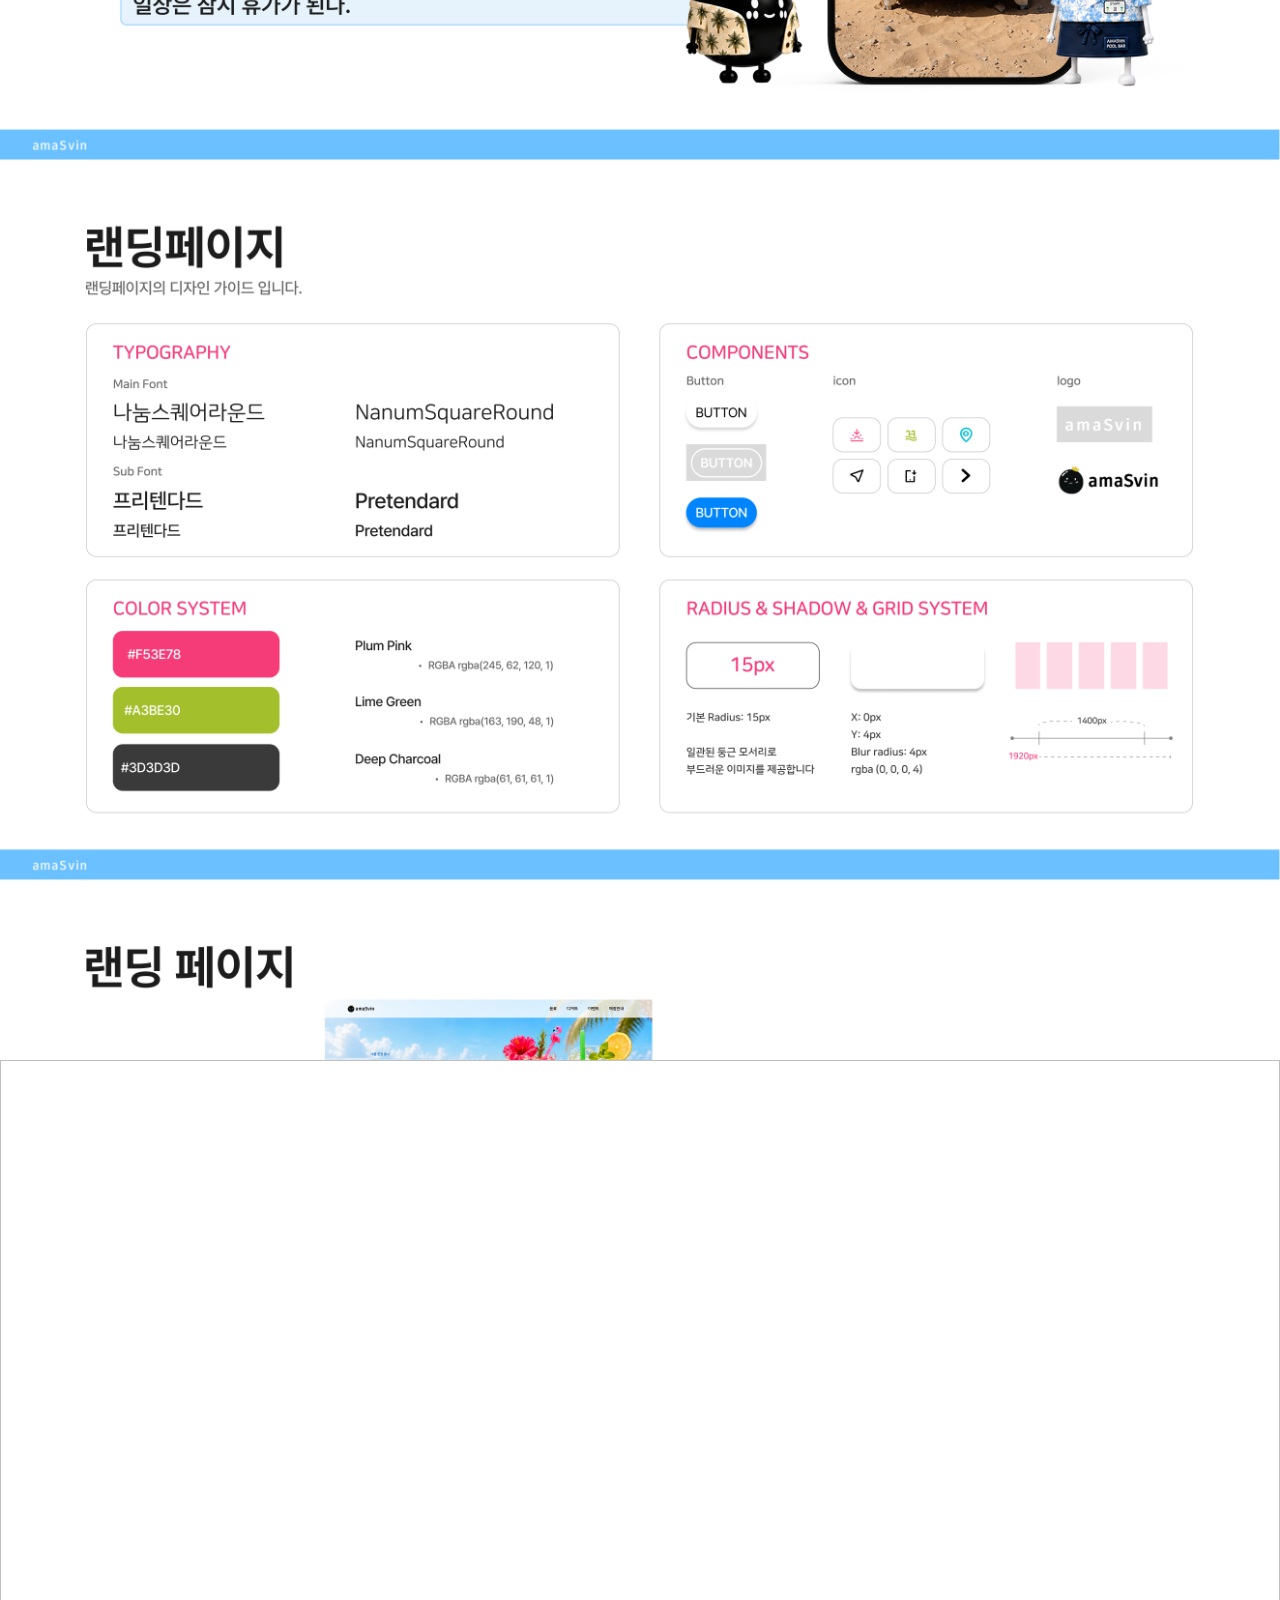
<file: amasvin.html>
<!doctype html>
<html lang="ko">
  <head>
    <meta charset="UTF-8" />
    <meta name="viewport" content="width=device-width, initial-scale=1.0" />
    <title>AMASVIN — Concept</title>
    <style>
      html, body { margin: 0; background: #fff; }
      .concept-tile { display: block; width: 1920px; max-width: 100%; height: auto; margin: 0 auto; aspect-ratio: 2648 / 2048; }
    </style>
  </head>
  <body data-gallery-prefix="amasvin-tiles/amasvin" data-gallery-count="16" data-image-width="2648" data-tile-height="2048">
    <img class="concept-tile" src="./assets/amasvin-tiles/amasvin-01.png?v=1" width="2648" height="2048" fetchpriority="high" alt="AMASVIN concept page" />
    <script src="./project-gallery.js"></script>
  </body>
</html>
</file>
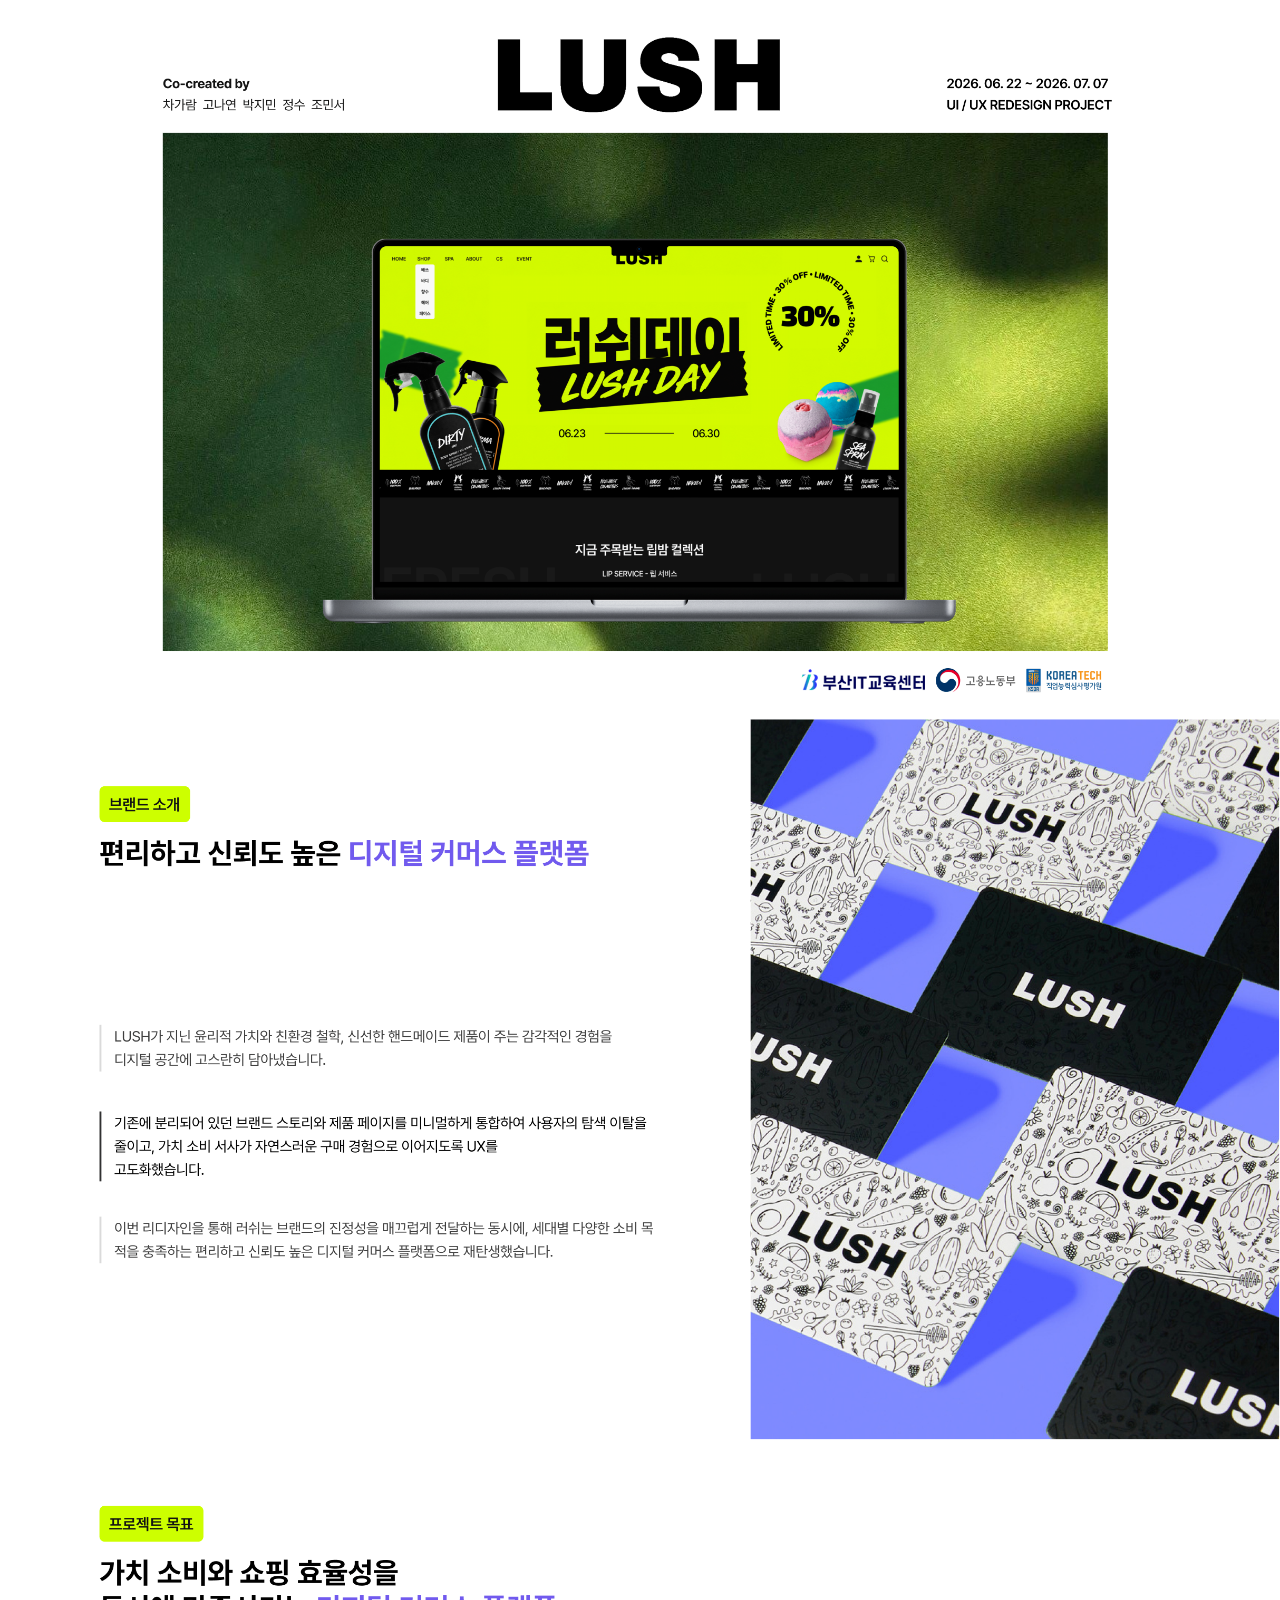
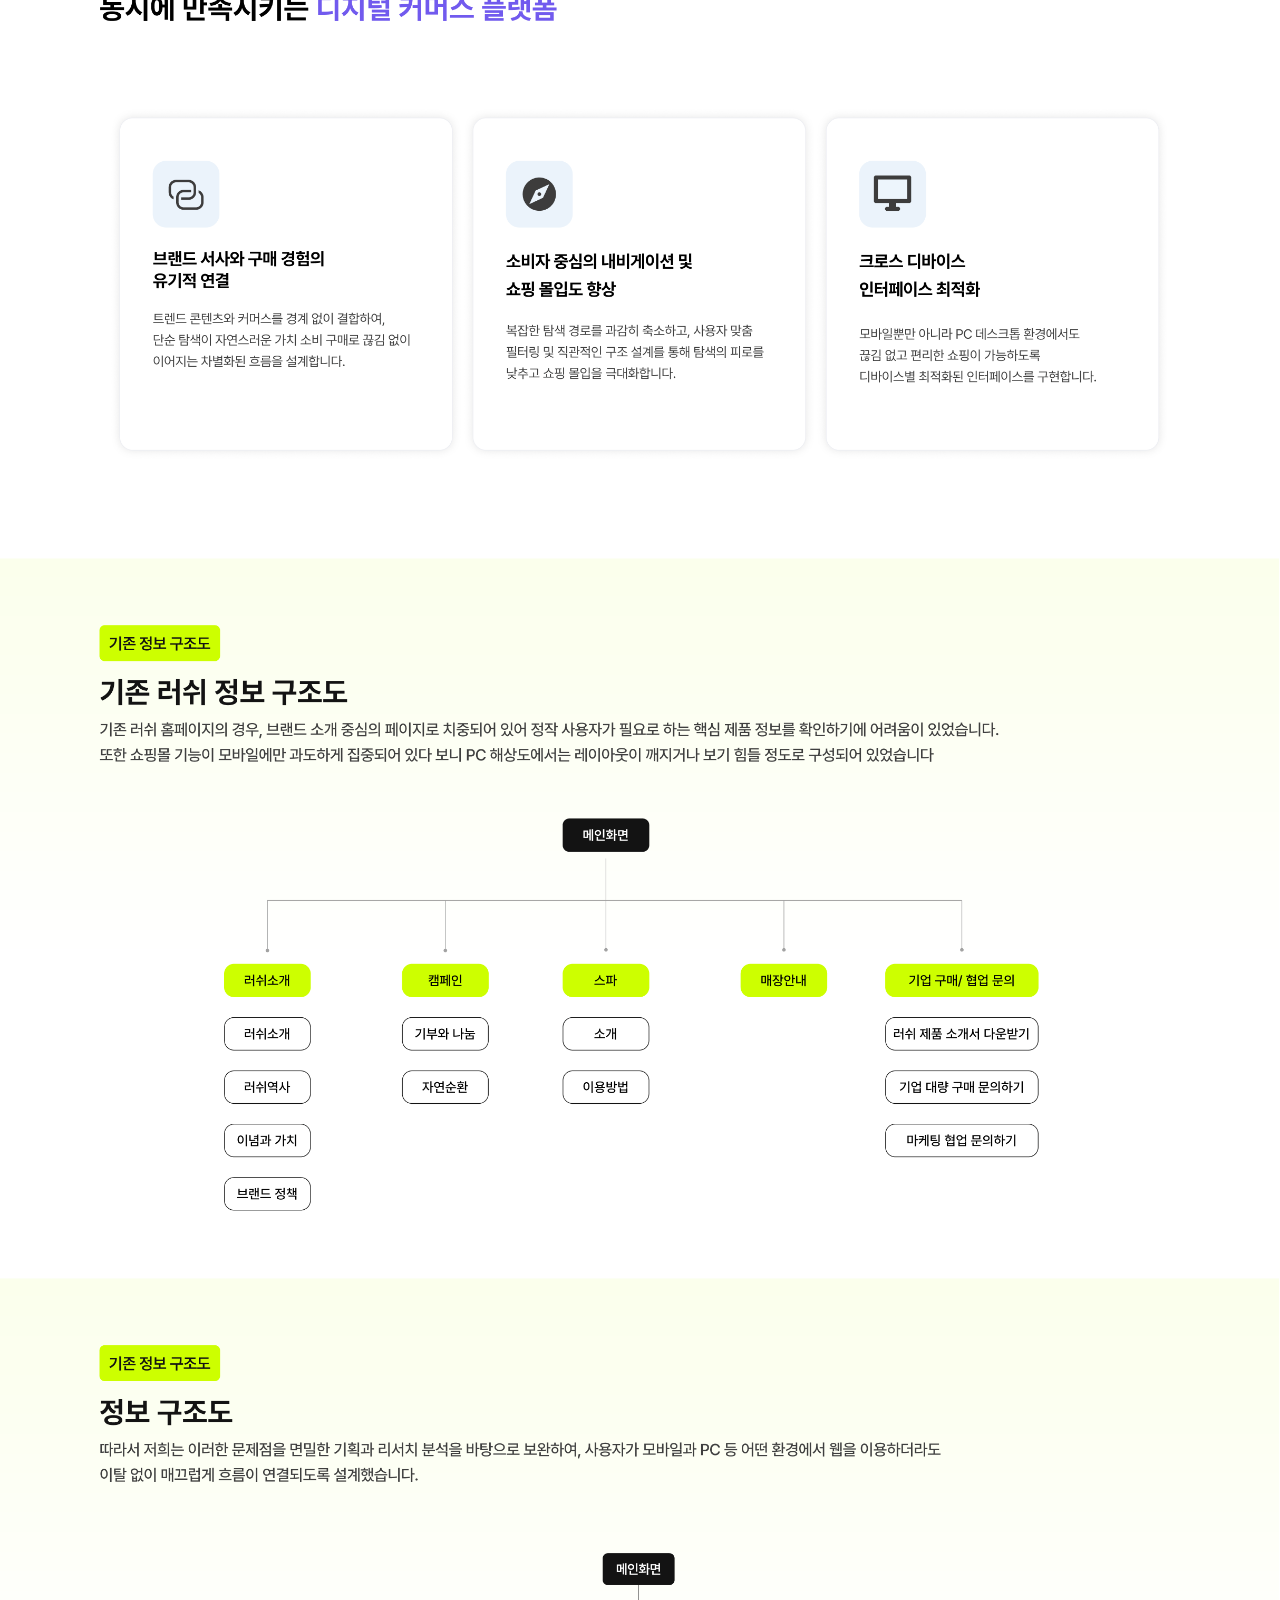
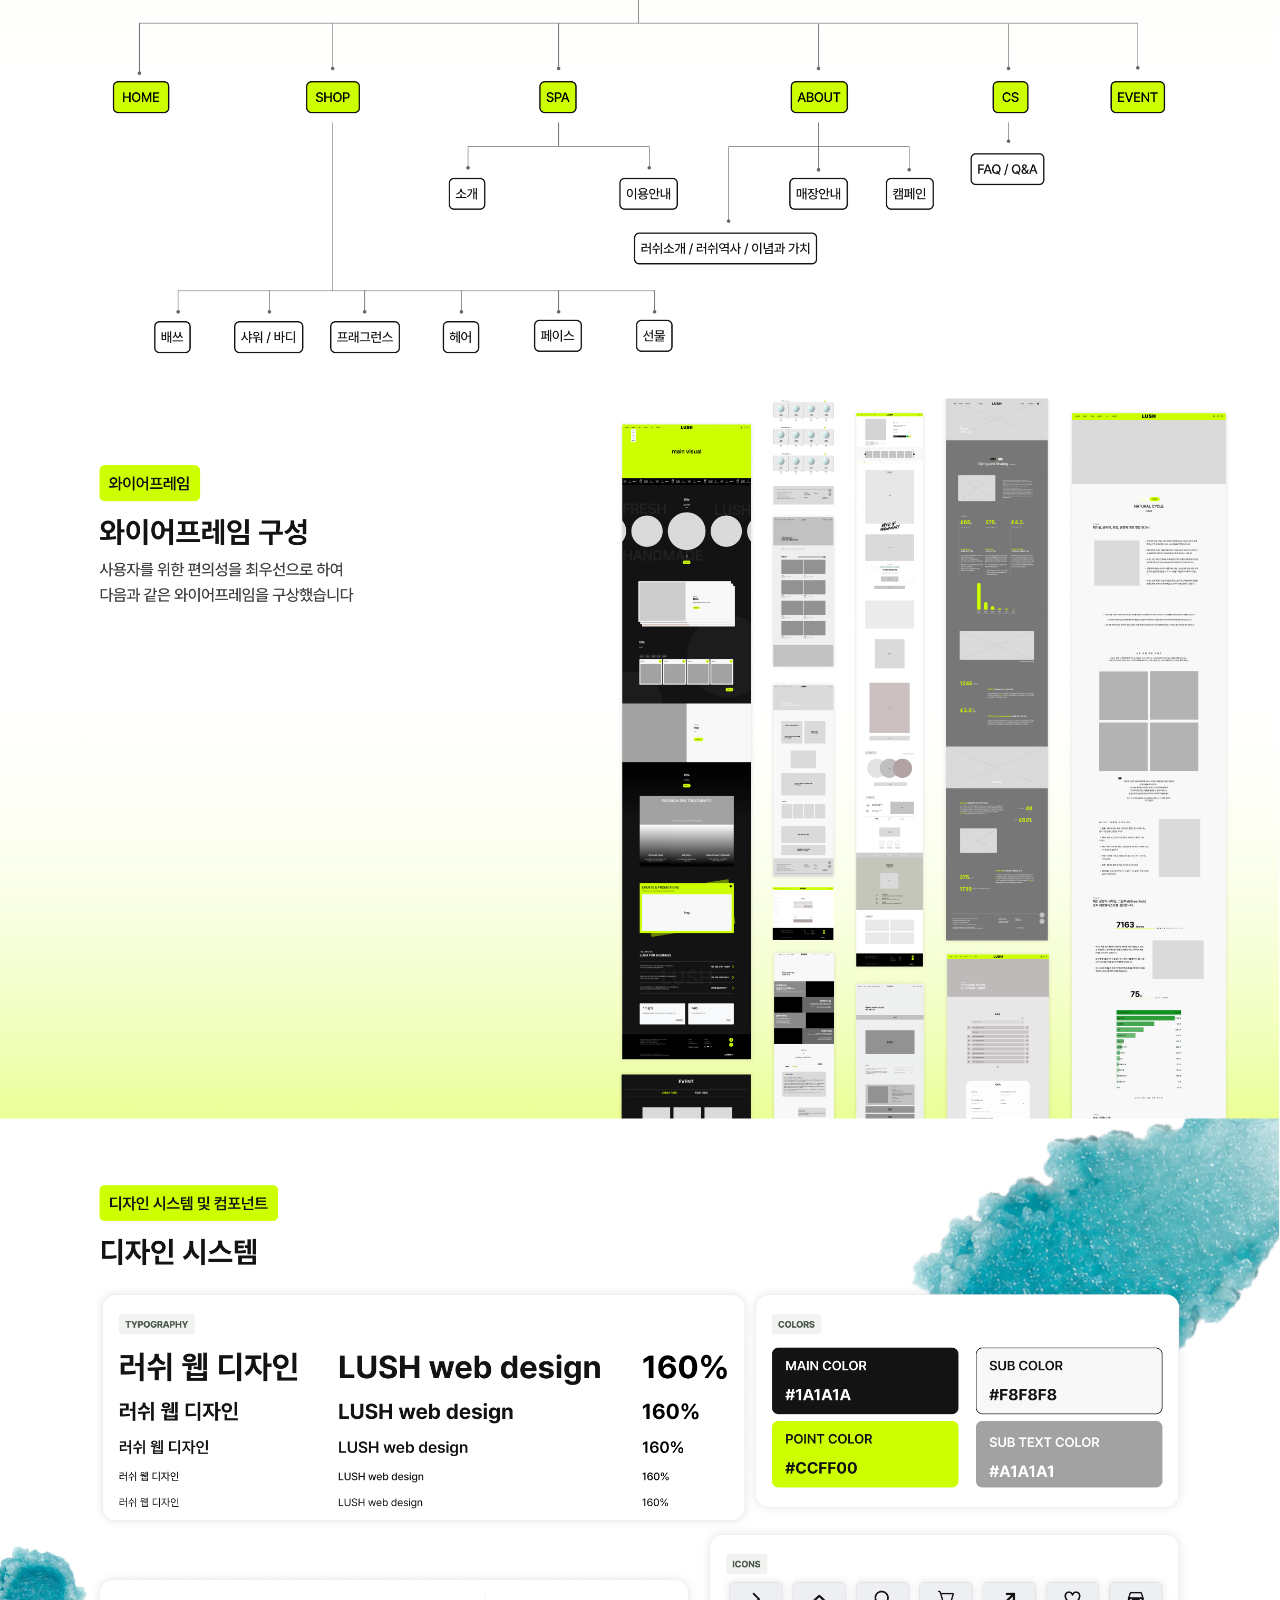
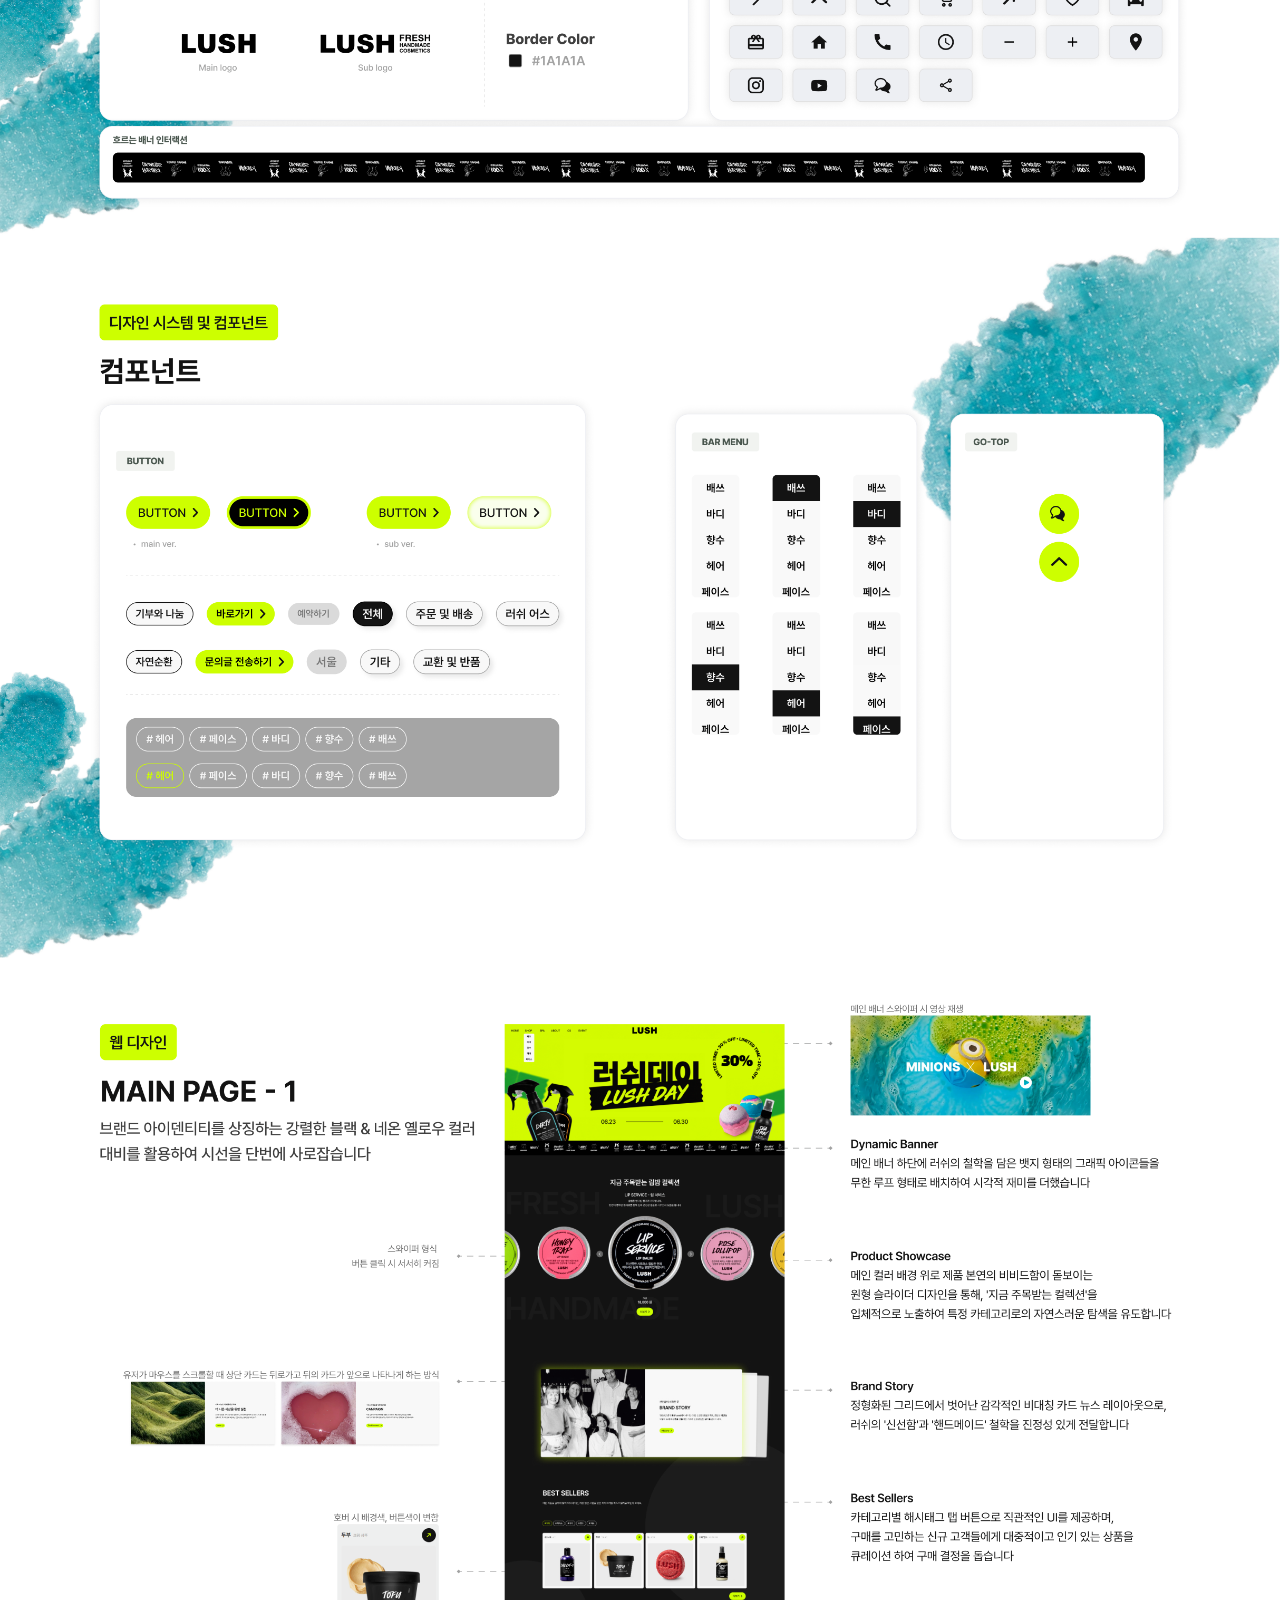
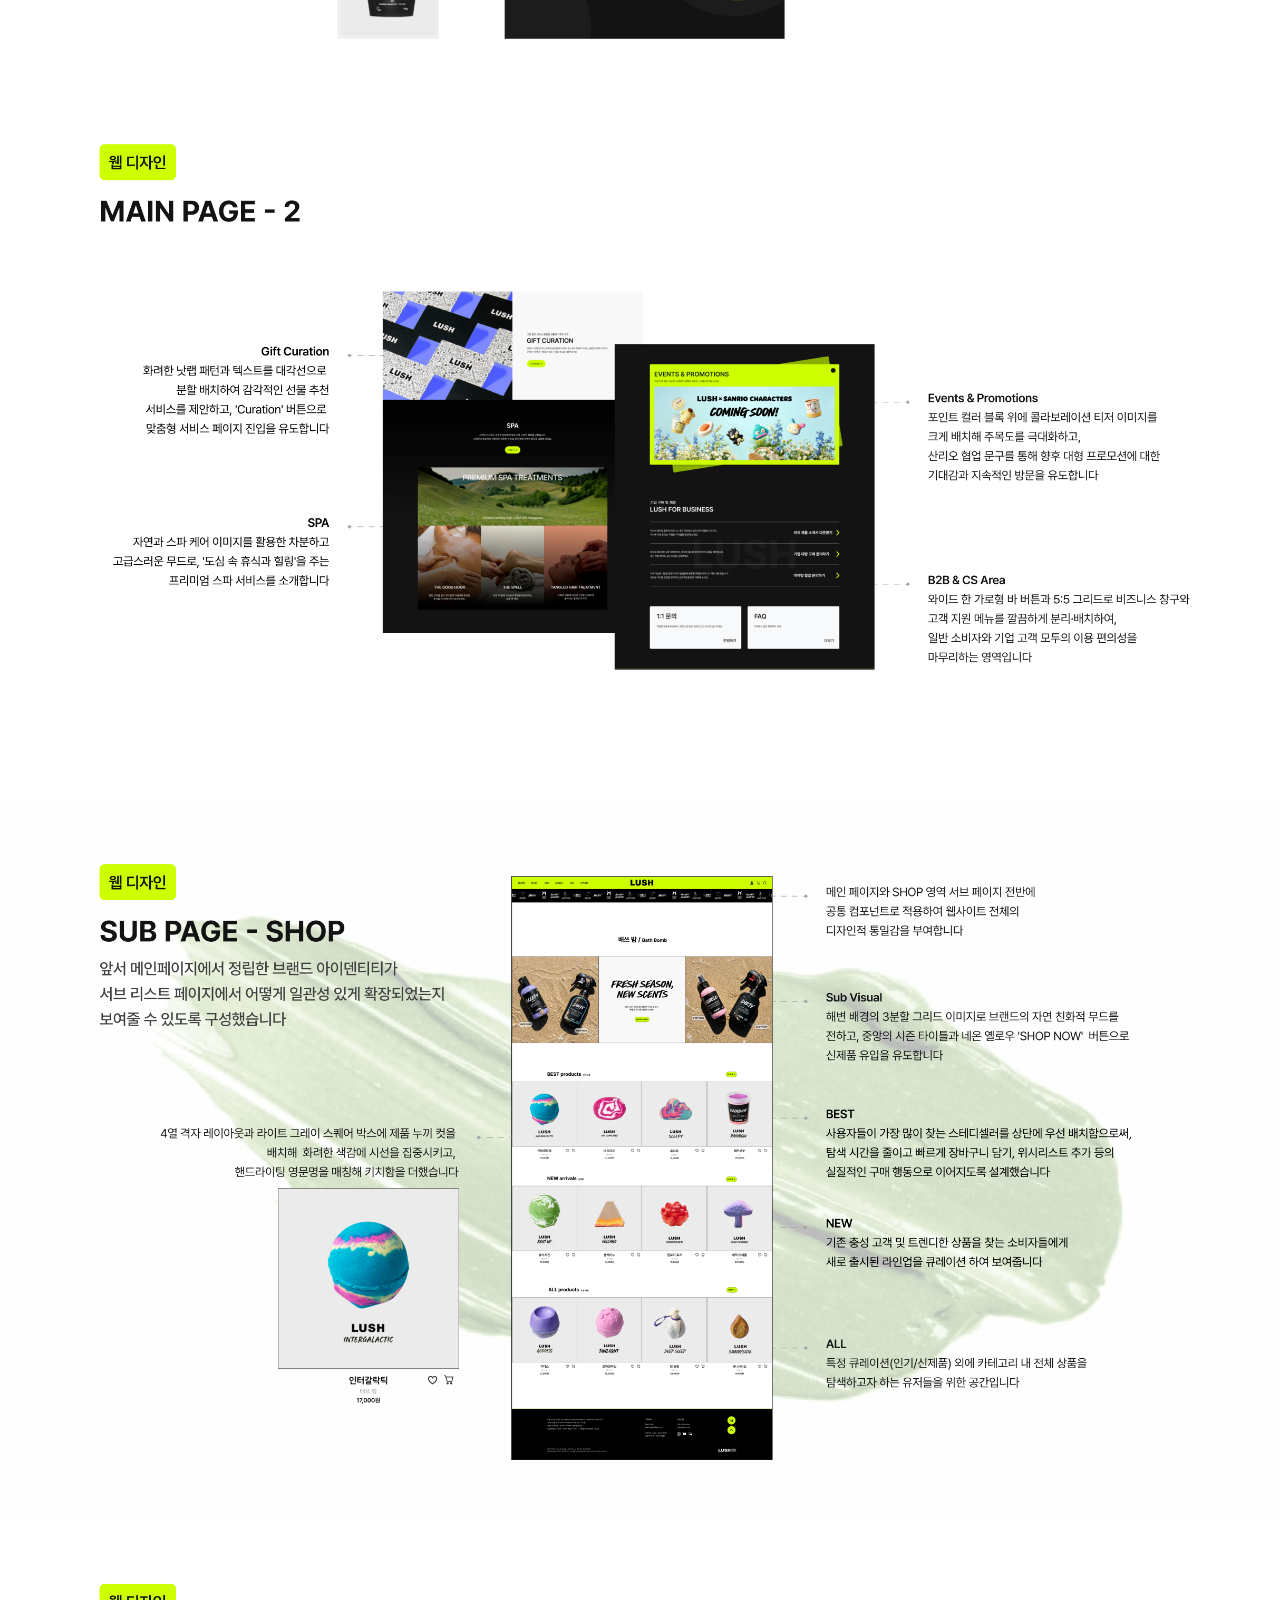
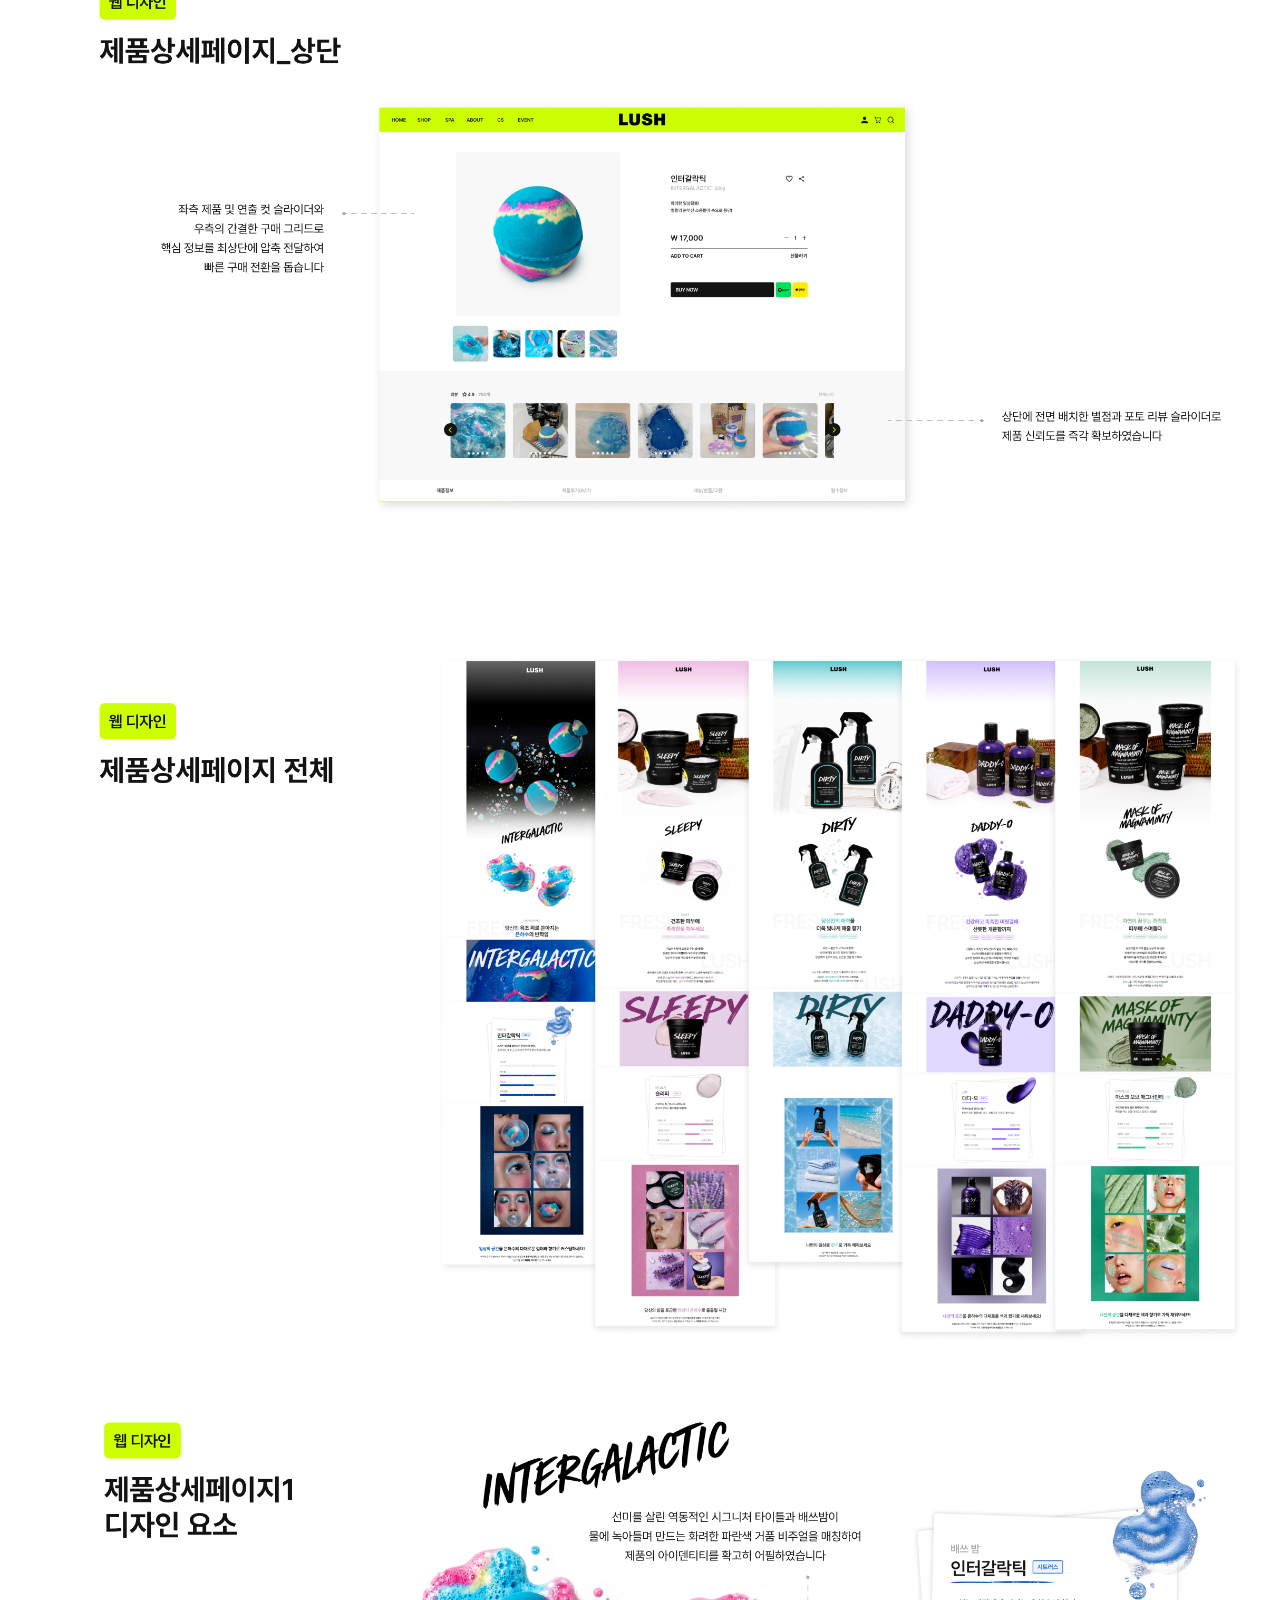
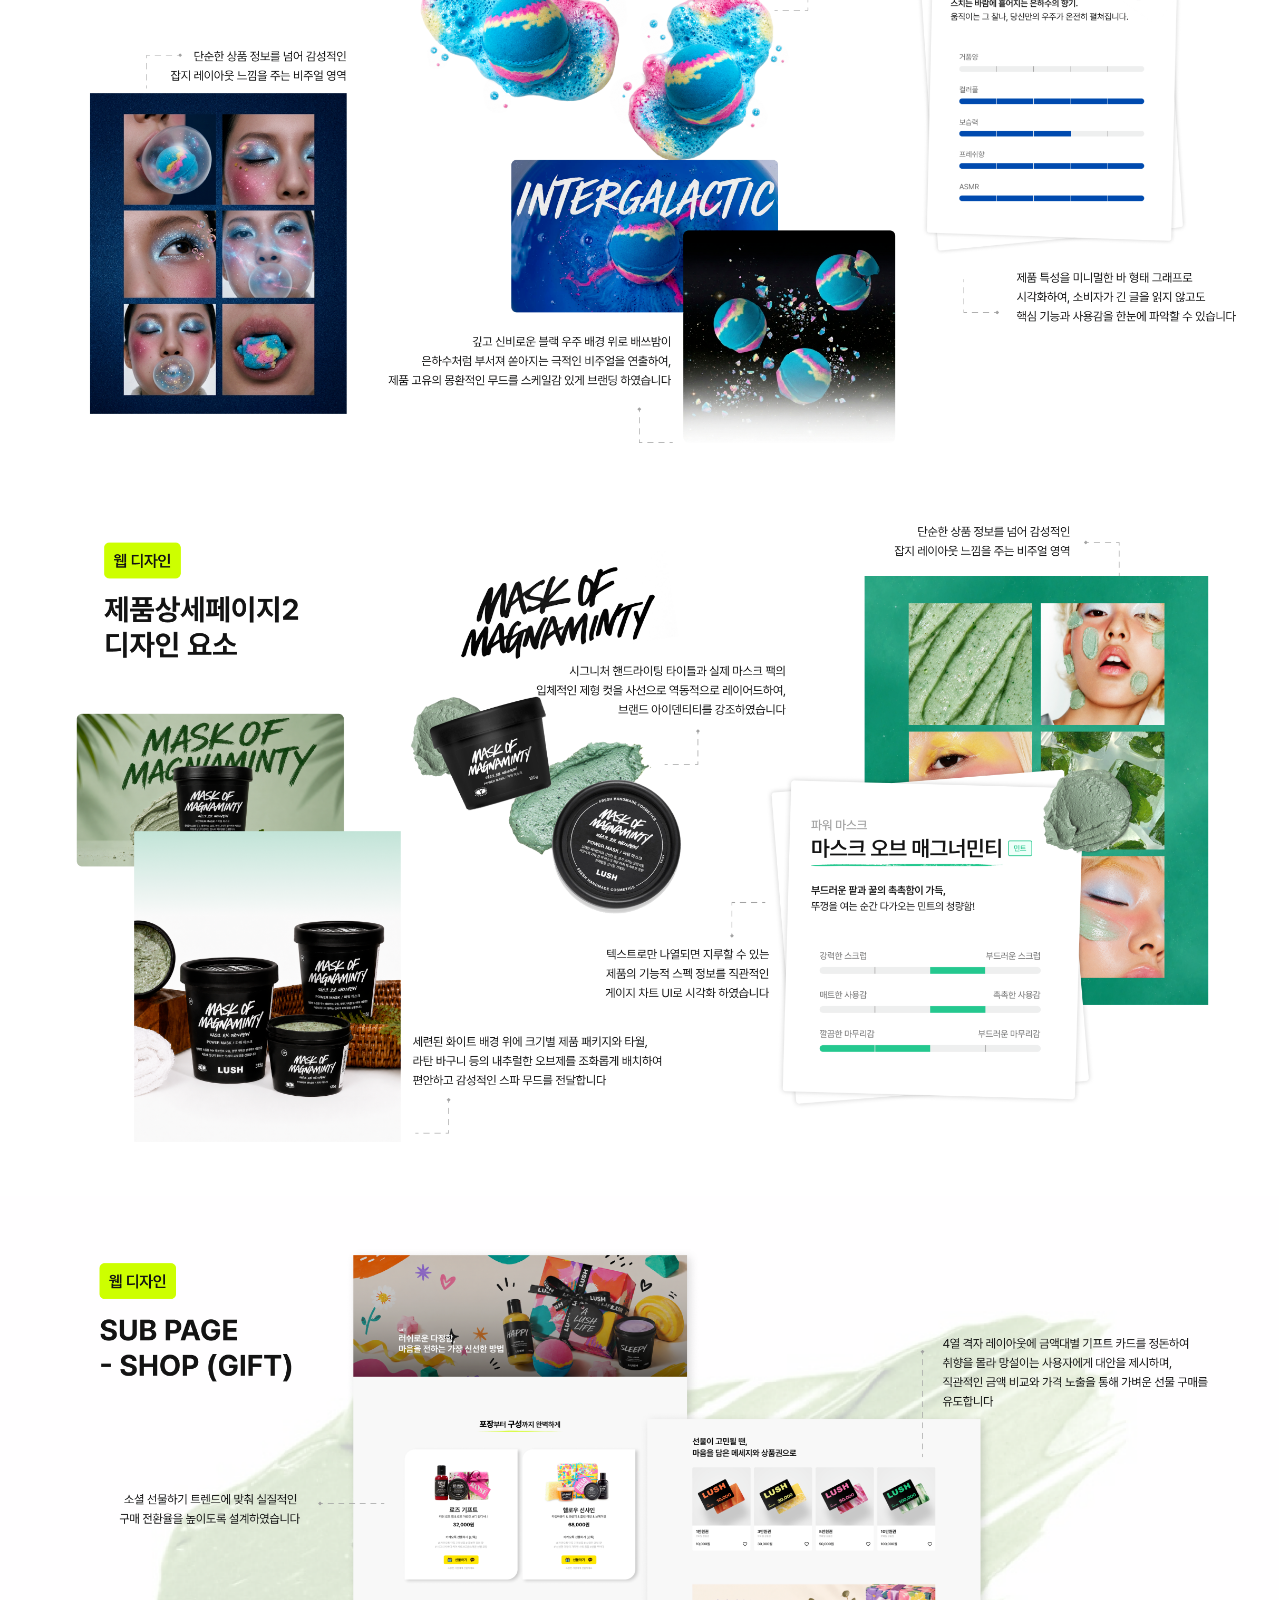
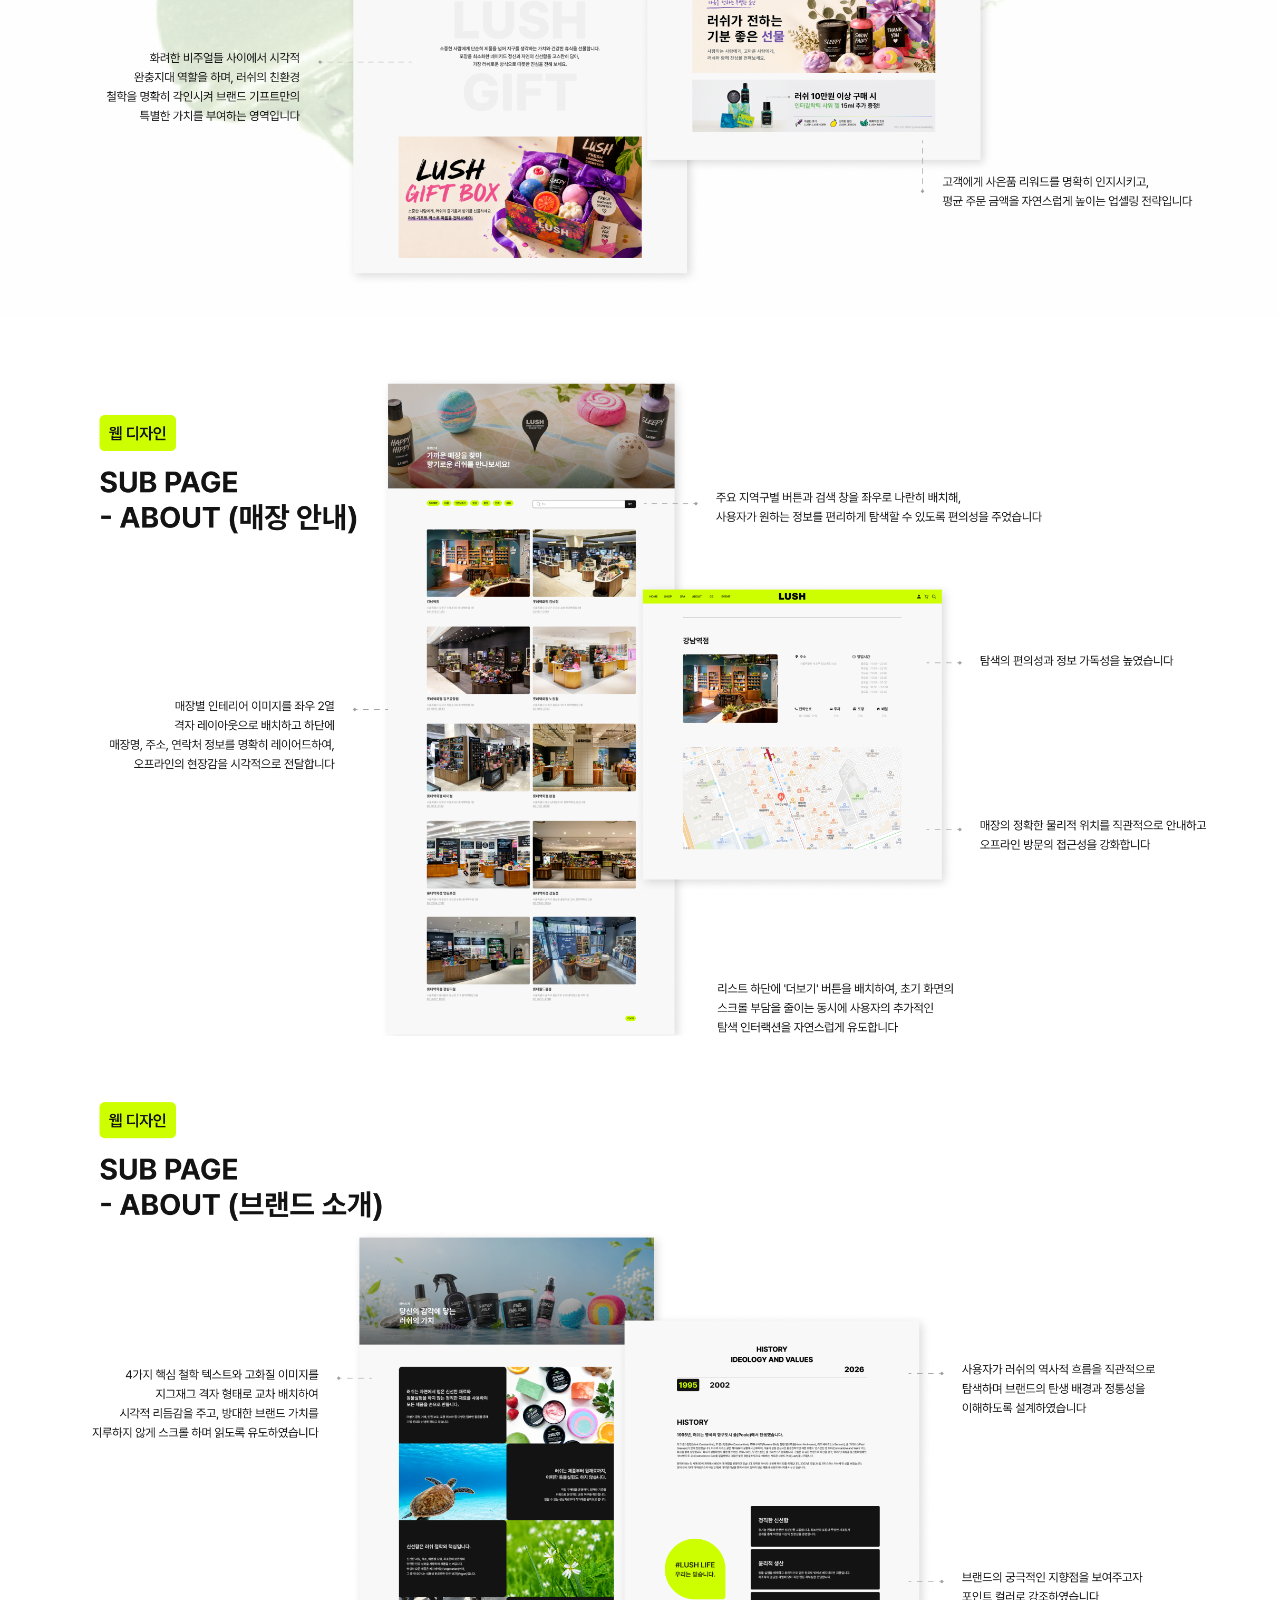
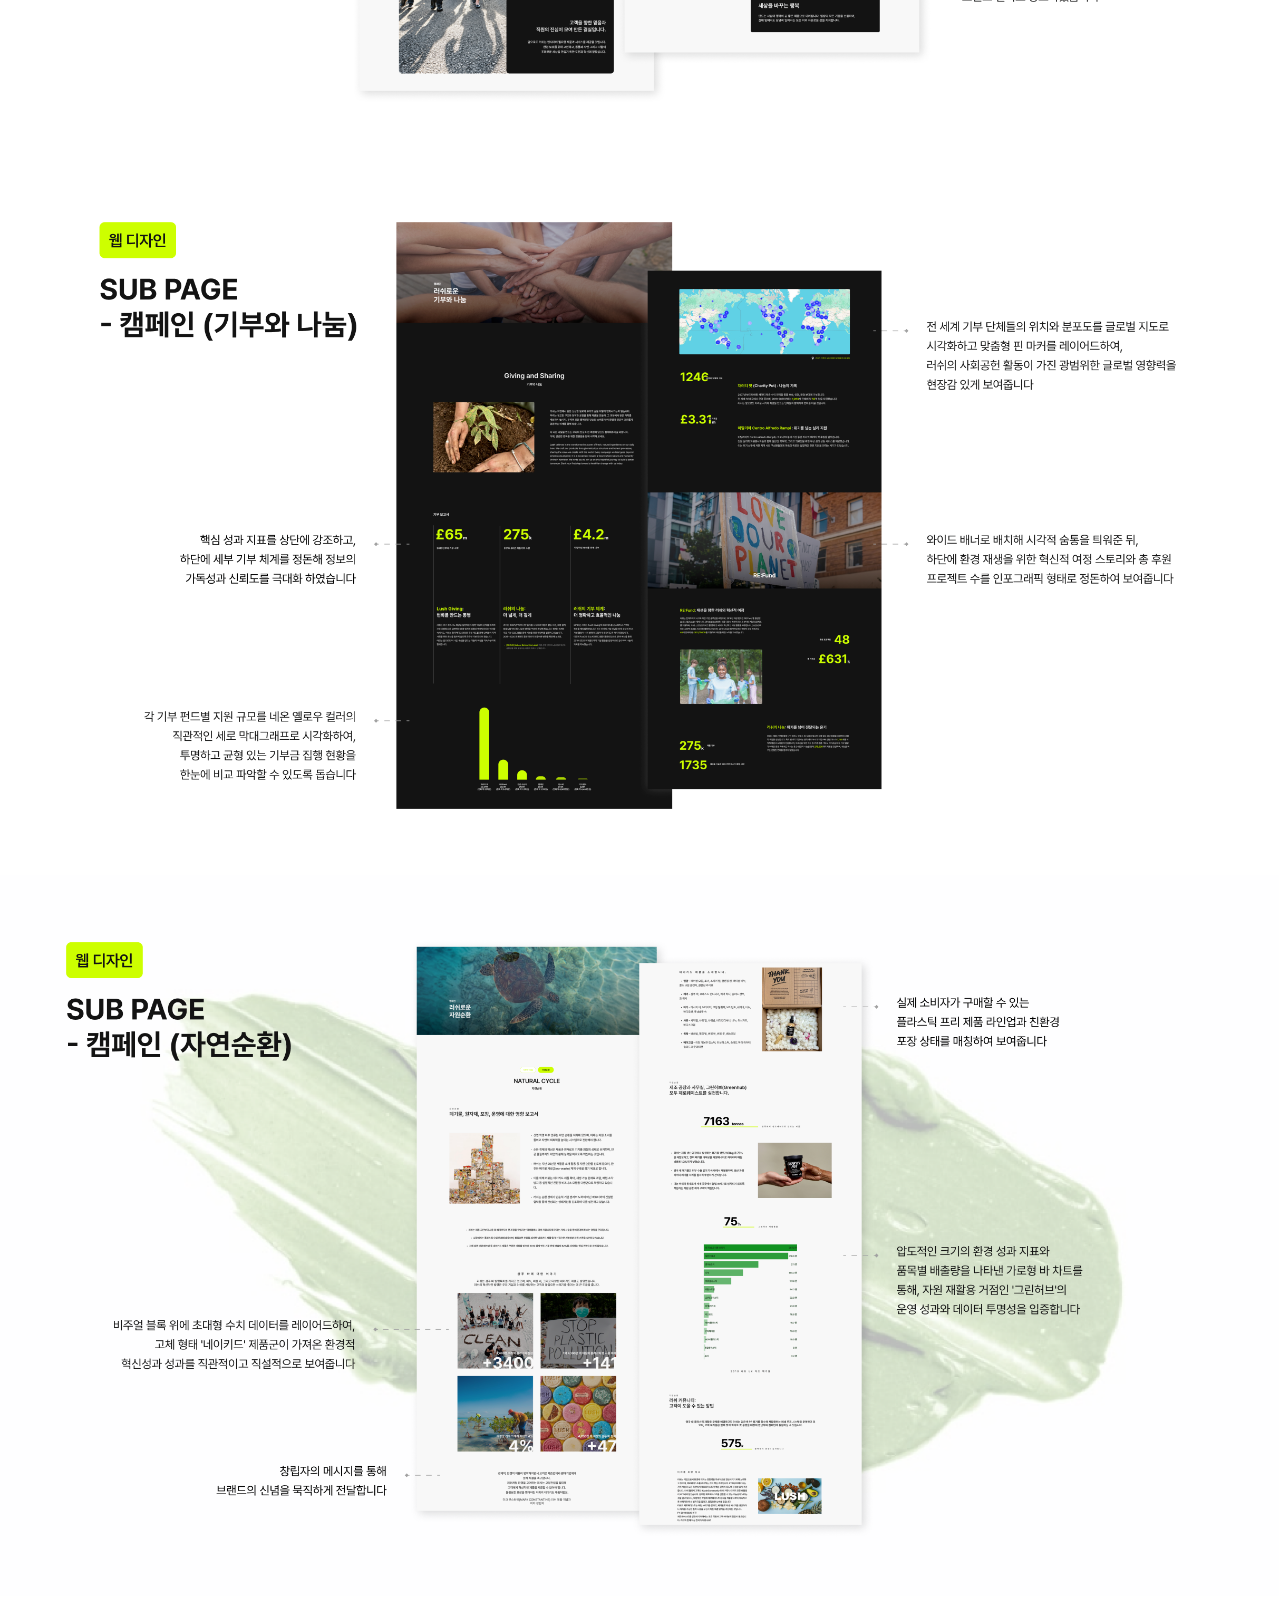
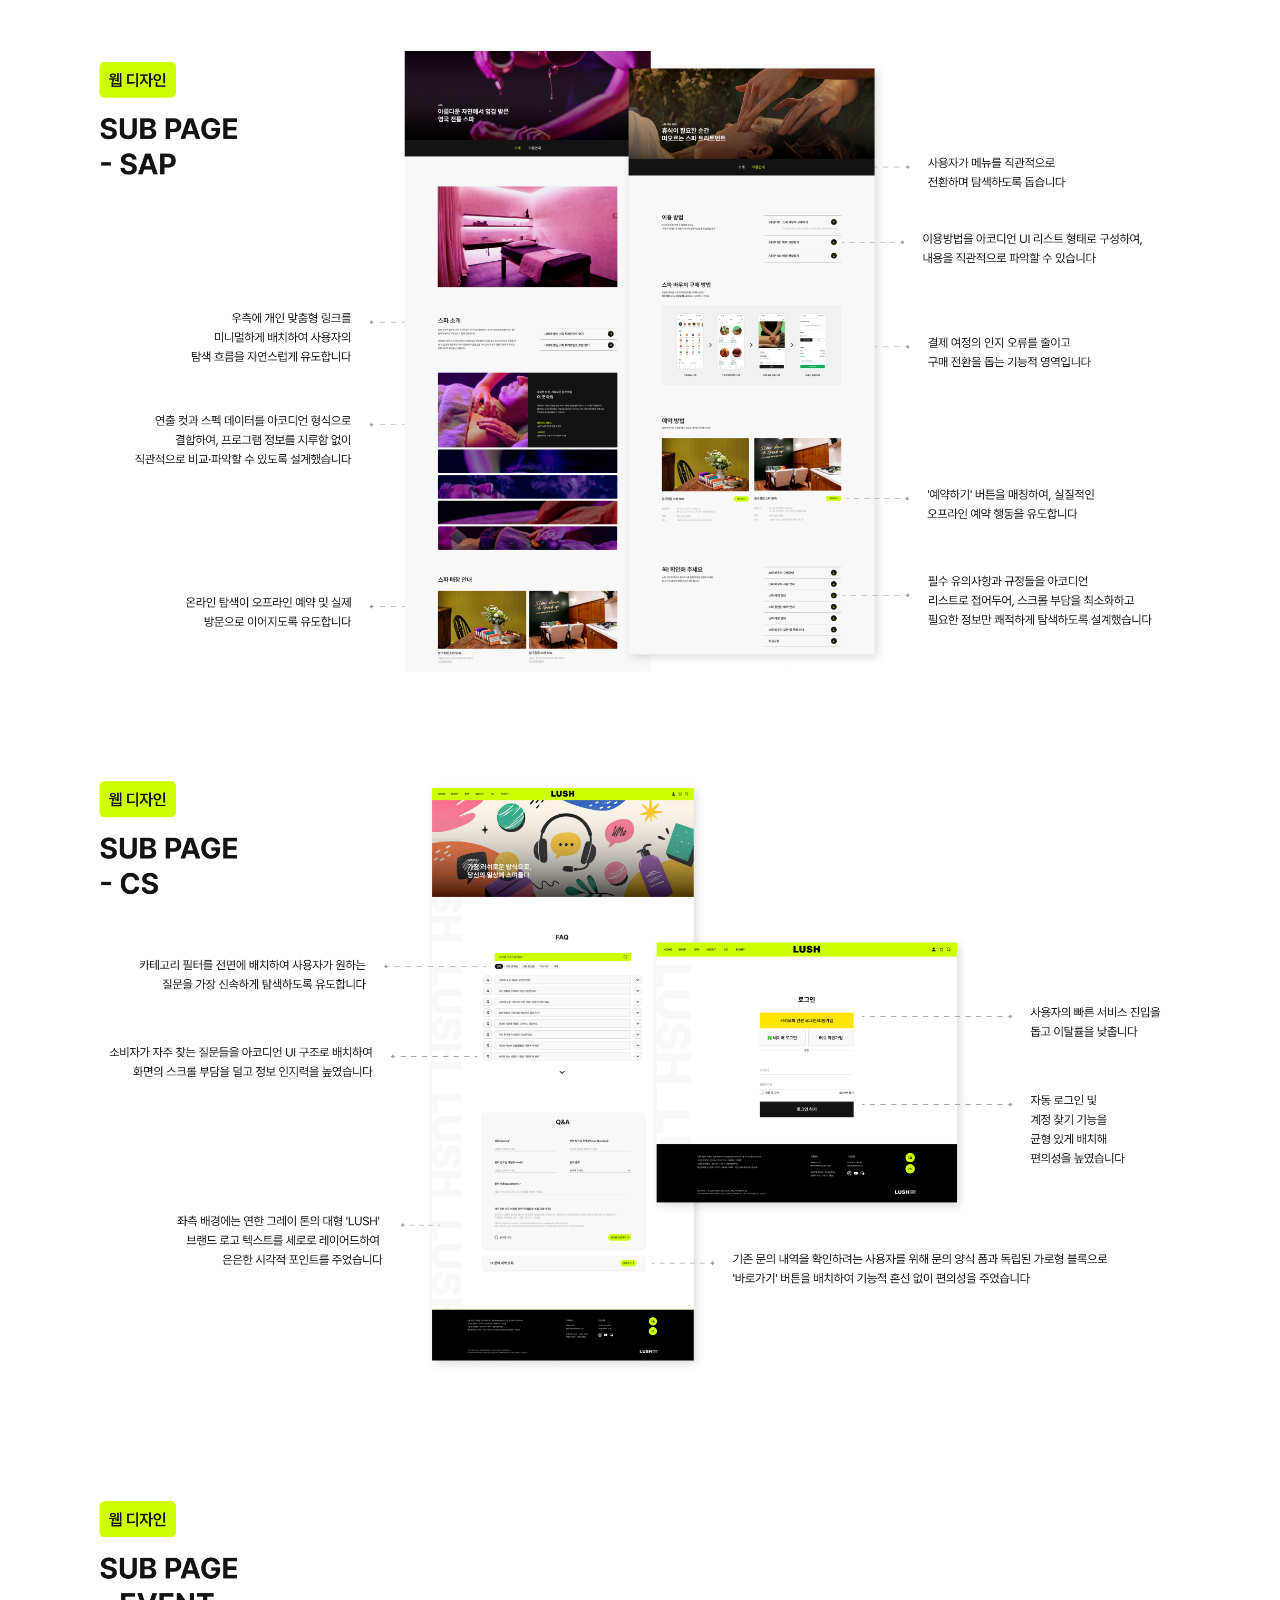
<file: lush.html>
<!doctype html>
<html lang="ko">
  <head>
    <meta charset="UTF-8" />
    <meta name="viewport" content="width=device-width, initial-scale=1.0" />
    <title>LUSH — Concept</title>
    <style>
      html, body { margin: 0; background: #fff; }
      .concept-tile { display: block; width: 1920px; max-width: 100%; height: auto; margin: 0 auto; aspect-ratio: 2428 / 2048; }
    </style>
  </head>
  <body data-gallery-prefix="lush-tiles/lush" data-gallery-count="16" data-image-width="2428" data-tile-height="2048">
    <img class="concept-tile" src="./assets/lush-tiles/lush-01.png?v=1" width="2428" height="2048" fetchpriority="high" alt="LUSH concept page" />
    <script src="./project-gallery.js"></script>
  </body>
</html>
</file>
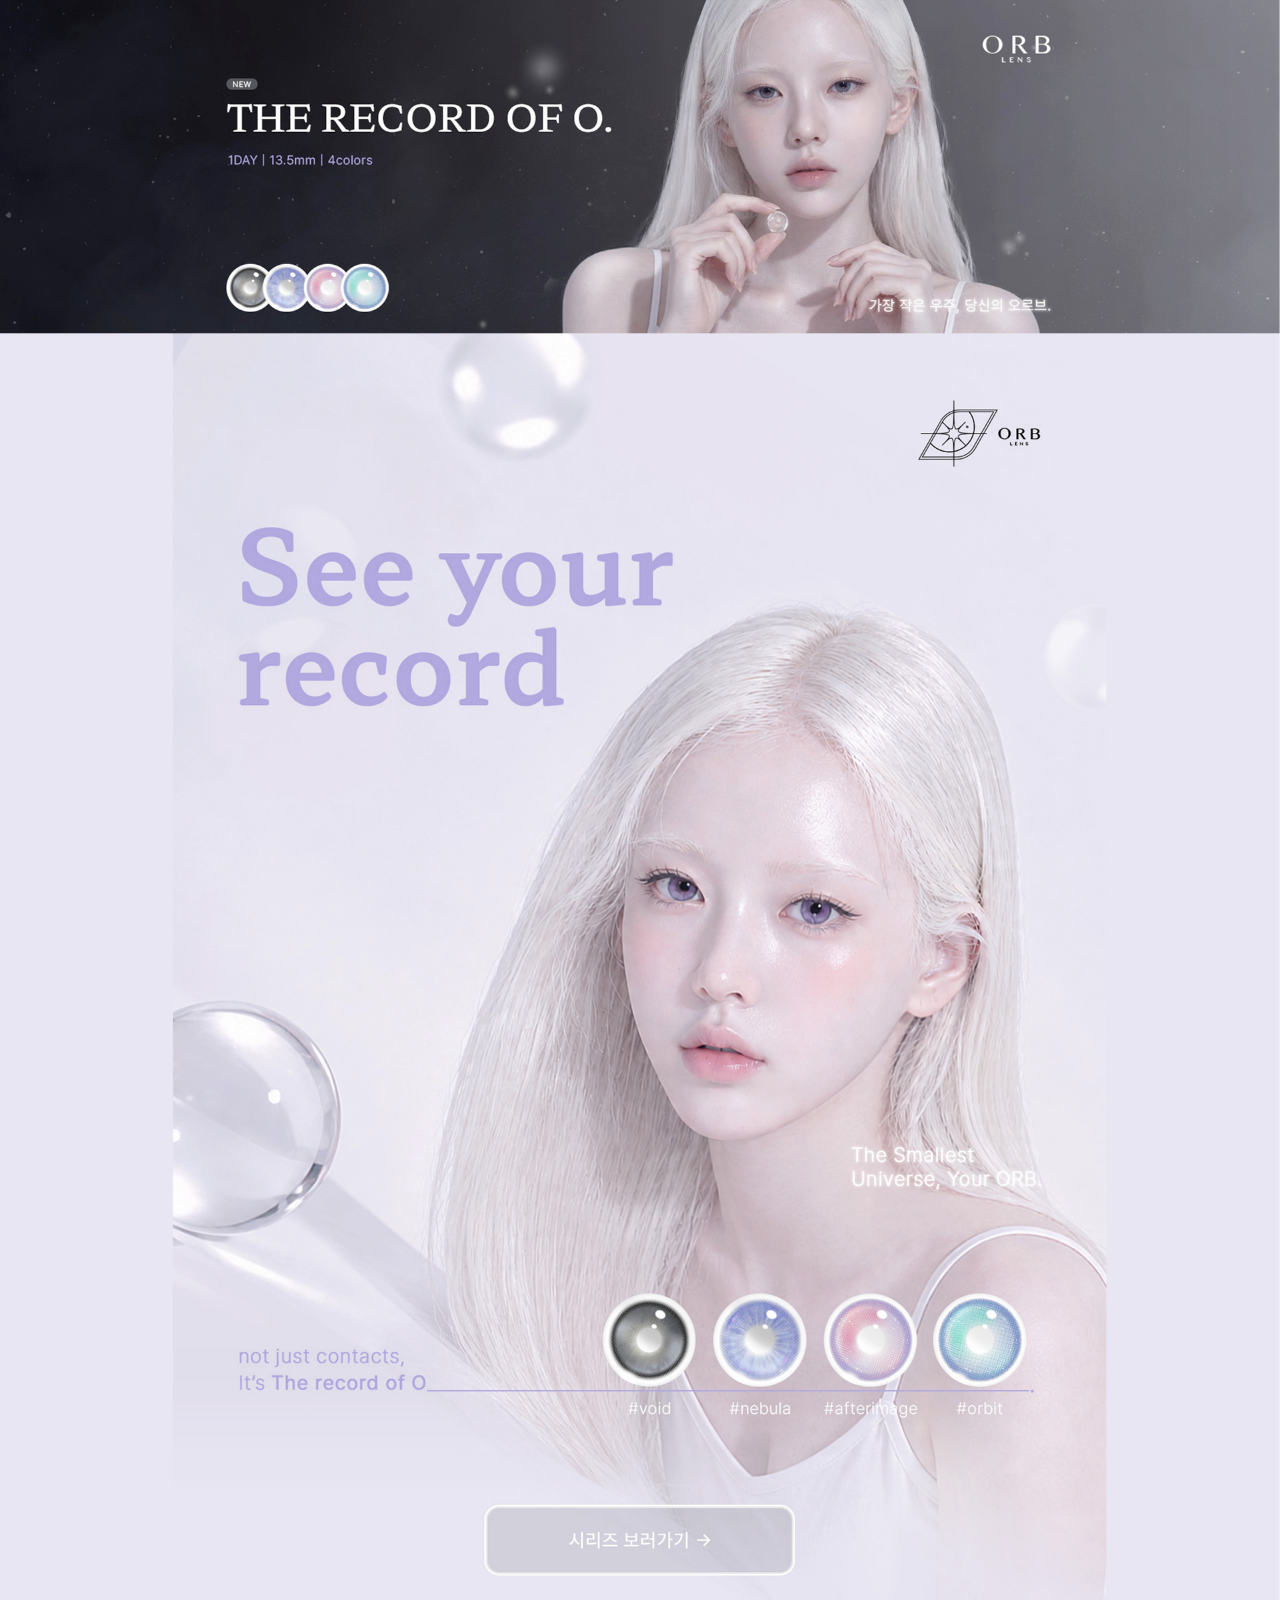
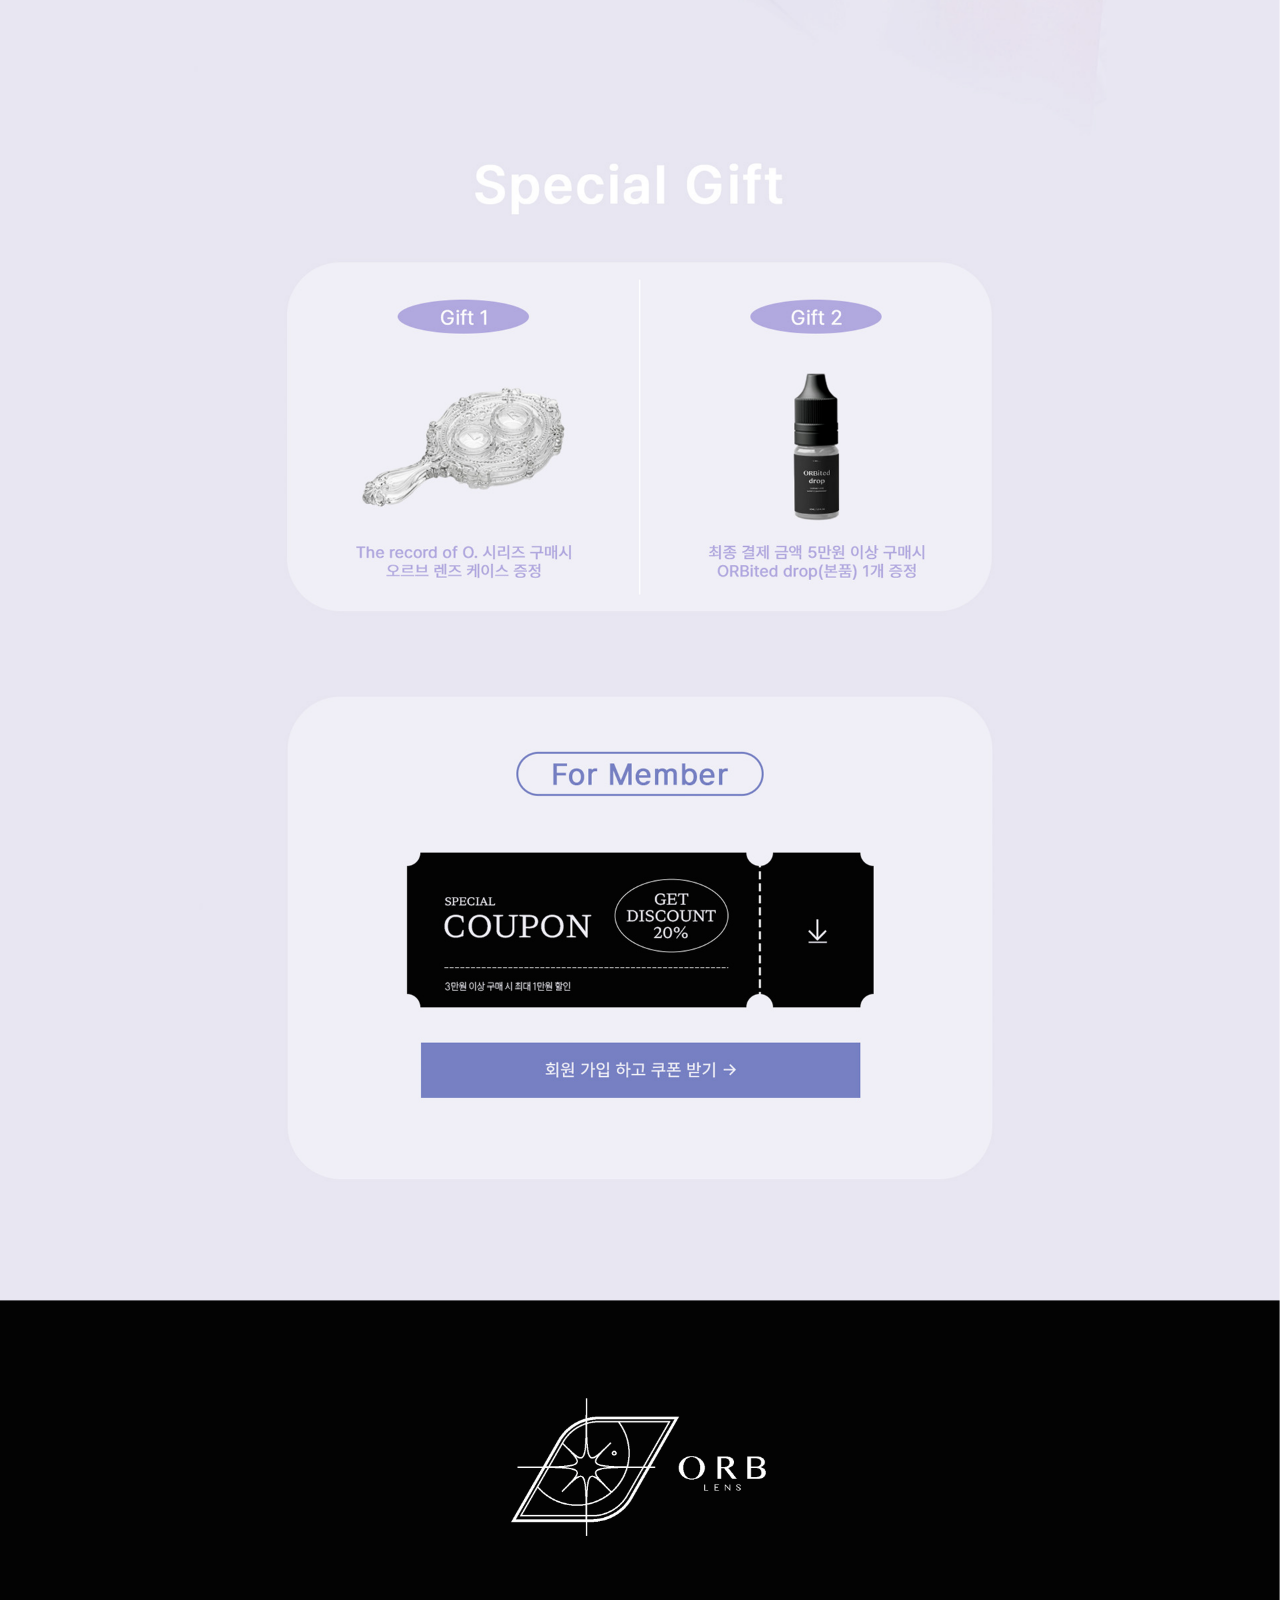
<file: orb-graphic.html>
<!doctype html>
<html lang="ko">
  <head>
    <meta charset="UTF-8" />
    <meta name="viewport" content="width=device-width, initial-scale=1.0" />
    <title>ORB LENS — Graphic</title>
    <style>
      html, body { margin: 0; background: #fff; }
      .concept-tile { display: block; width: 1920px; max-width: 100%; height: auto; margin: 0 auto; aspect-ratio: 3840 / 1940; }
    </style>
  </head>
  <body data-gallery-prefix="orb-graphic-tiles/orb-graphic" data-gallery-count="5" data-image-width="3840" data-tile-height="1940">
    <img class="concept-tile" src="./assets/orb-graphic-tiles/orb-graphic-01.png?v=1" width="3840" height="1940" fetchpriority="high" alt="ORB LENS graphic page" />
    <script src="./project-gallery.js"></script>
  </body>
</html>
</file>
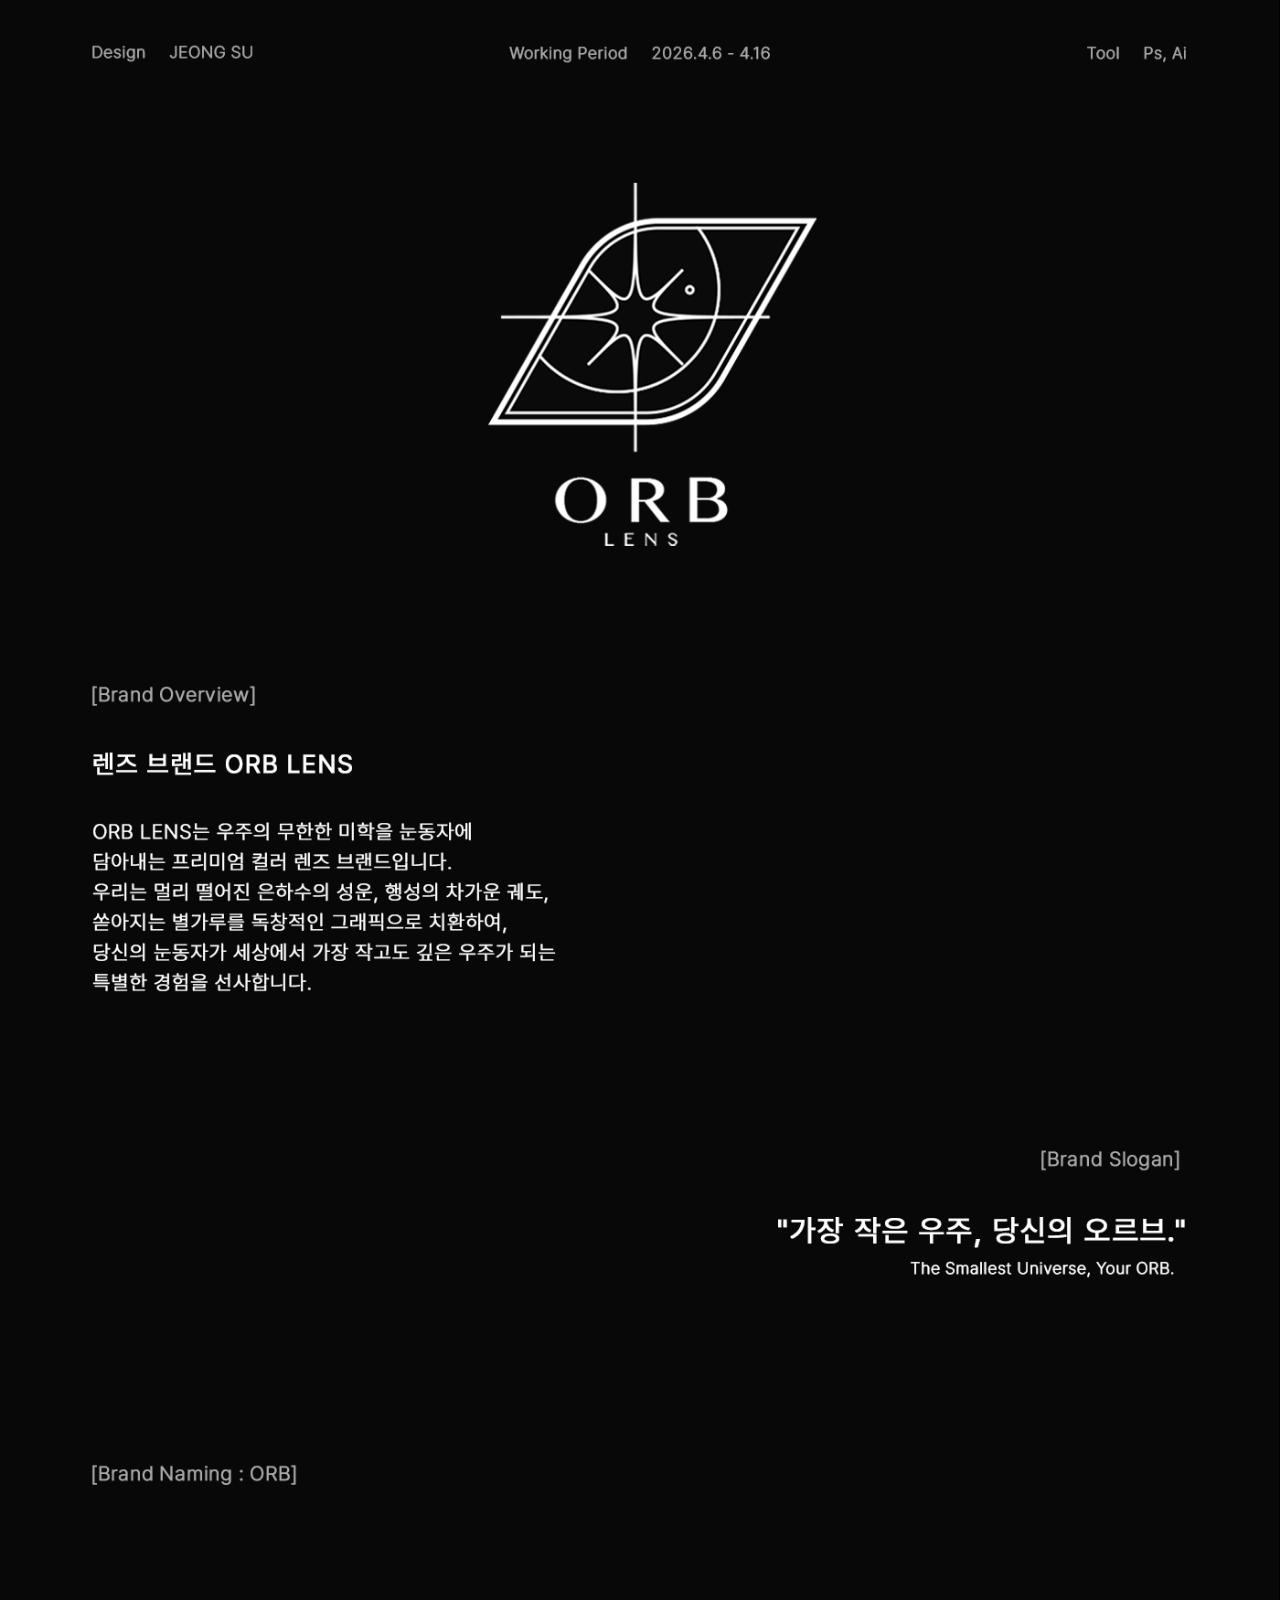
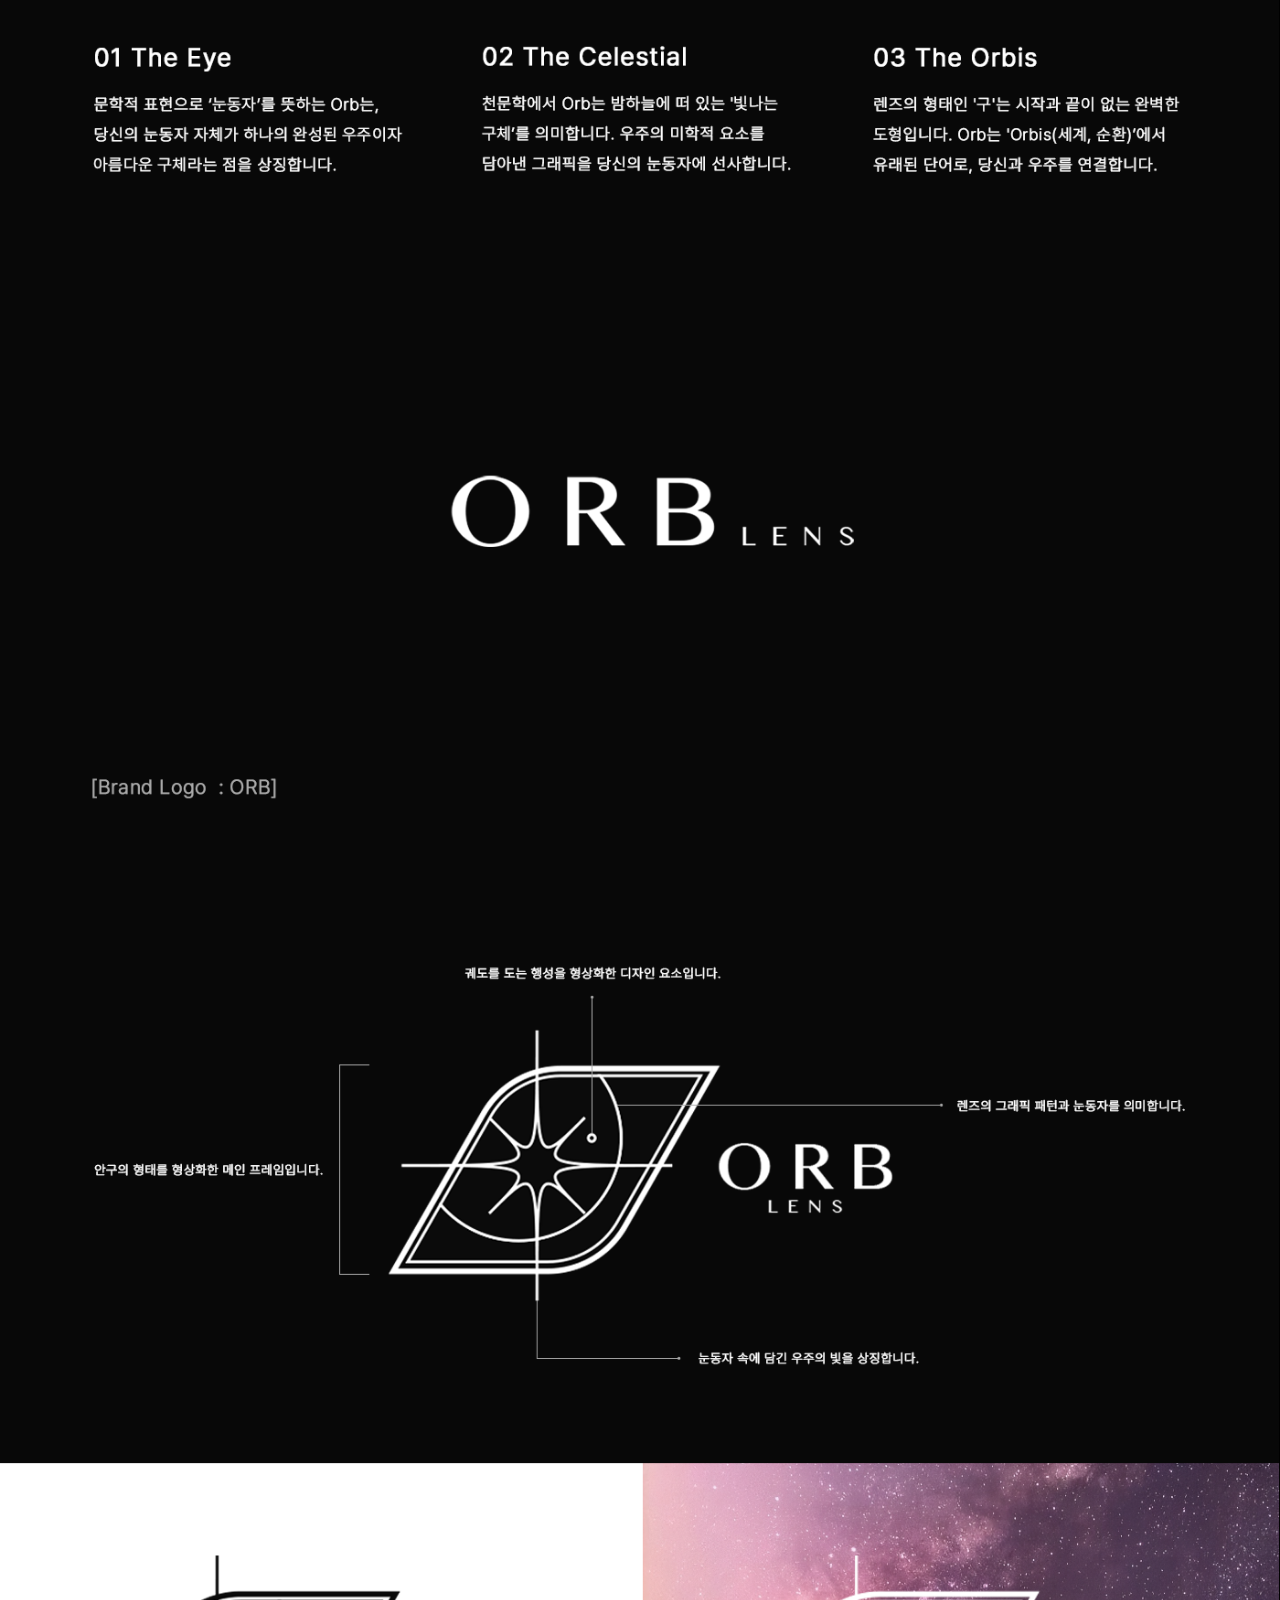
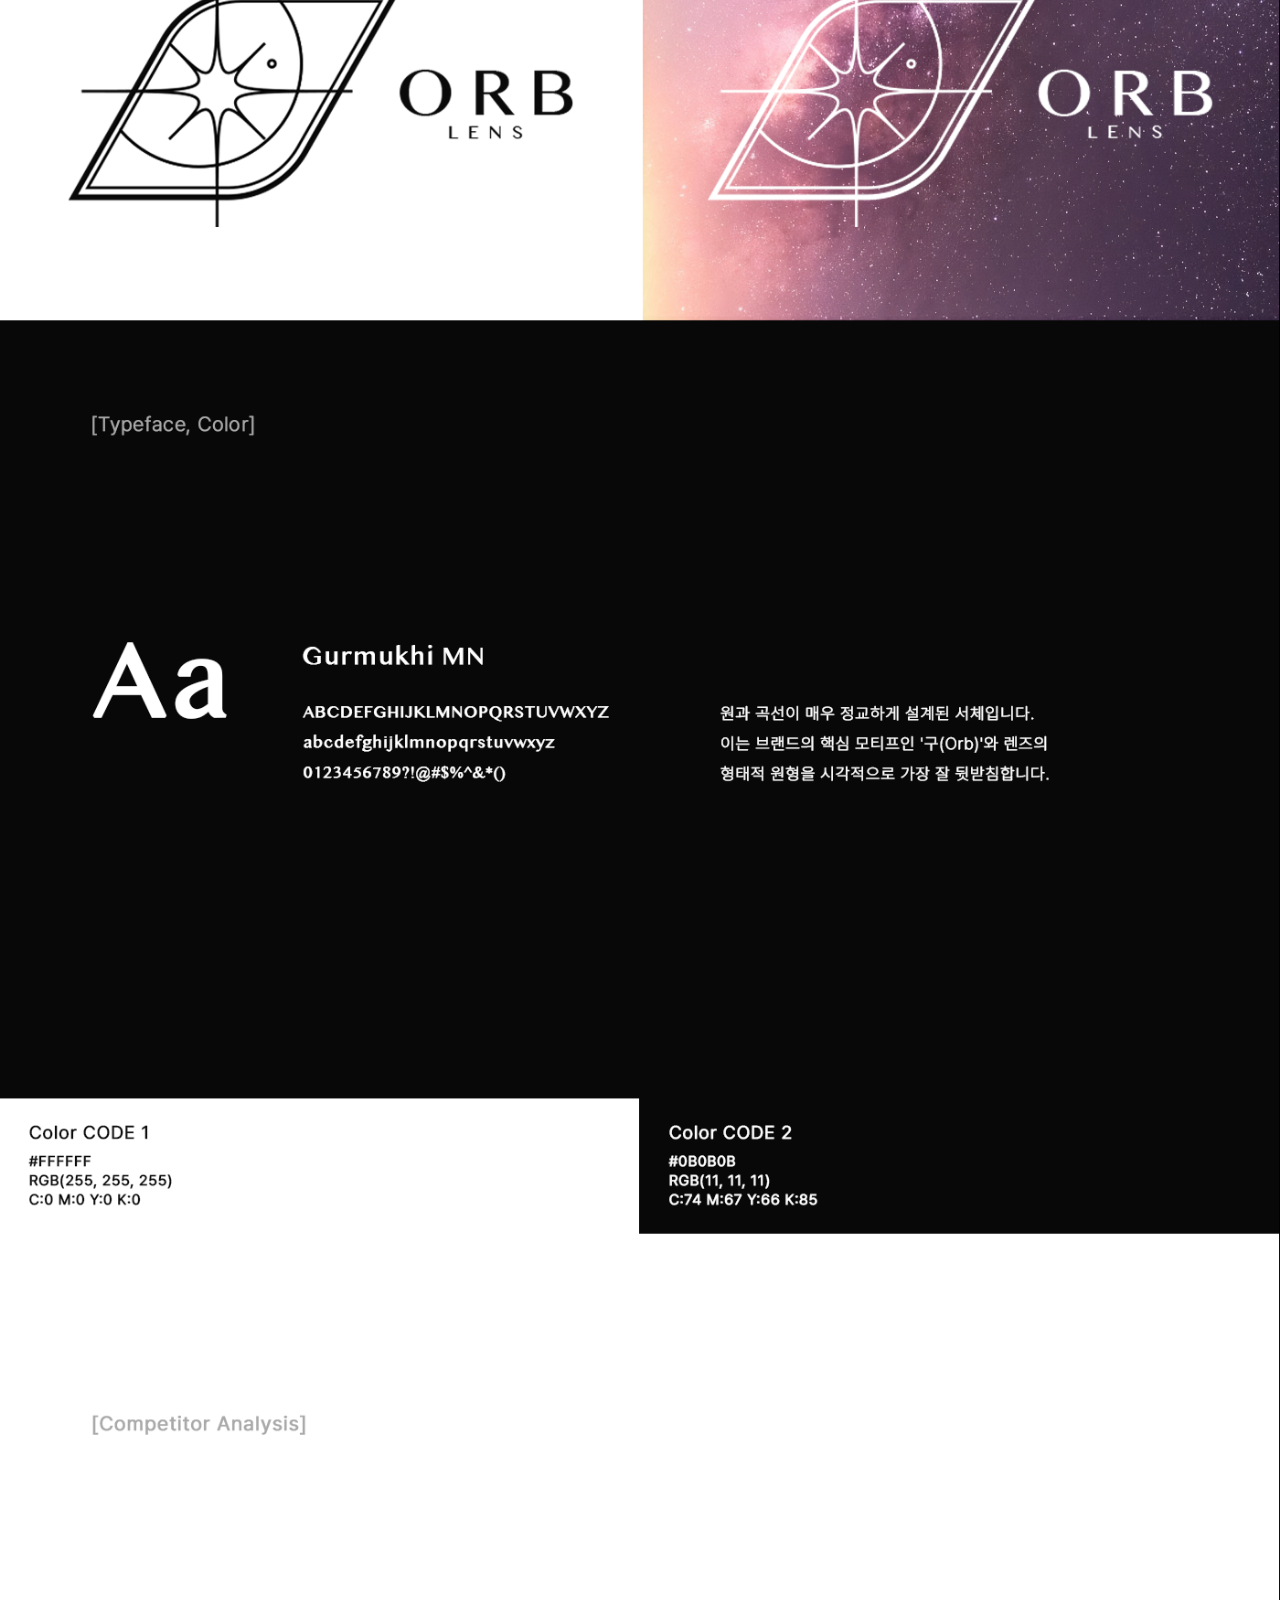
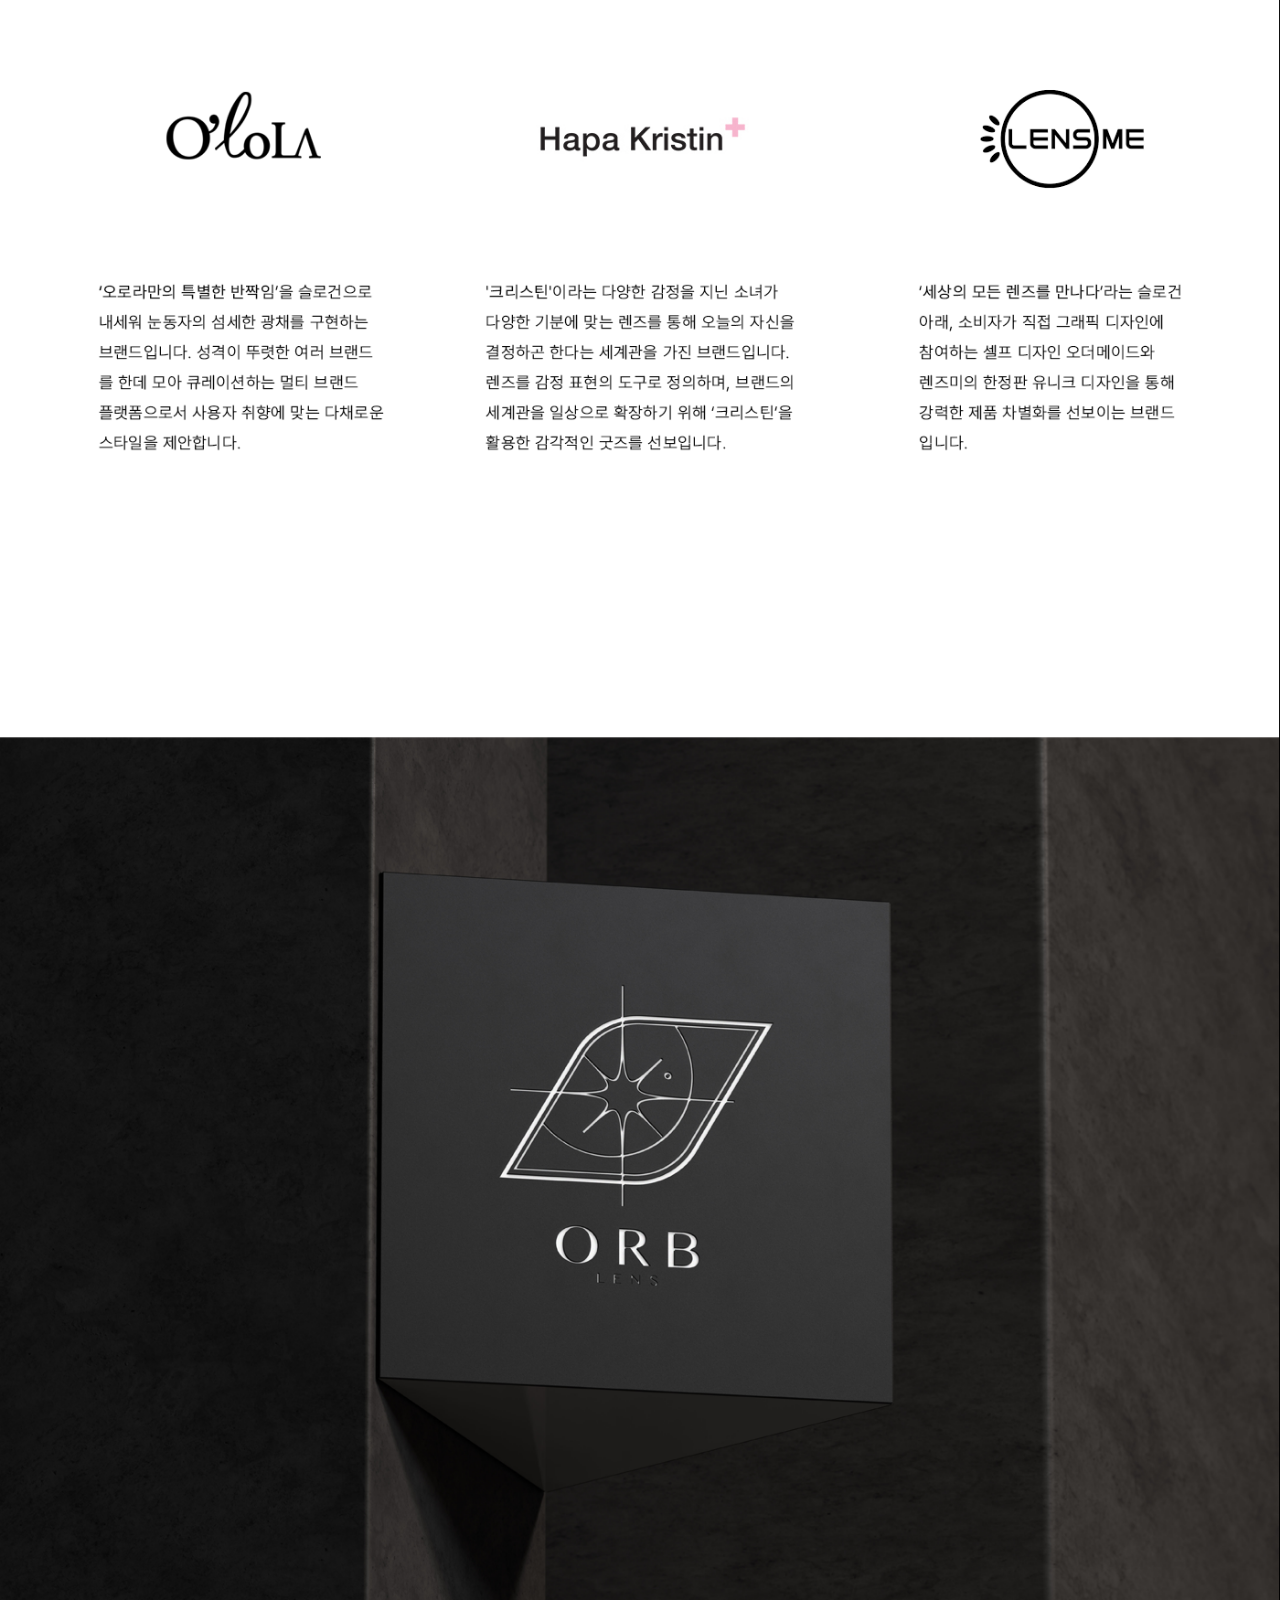
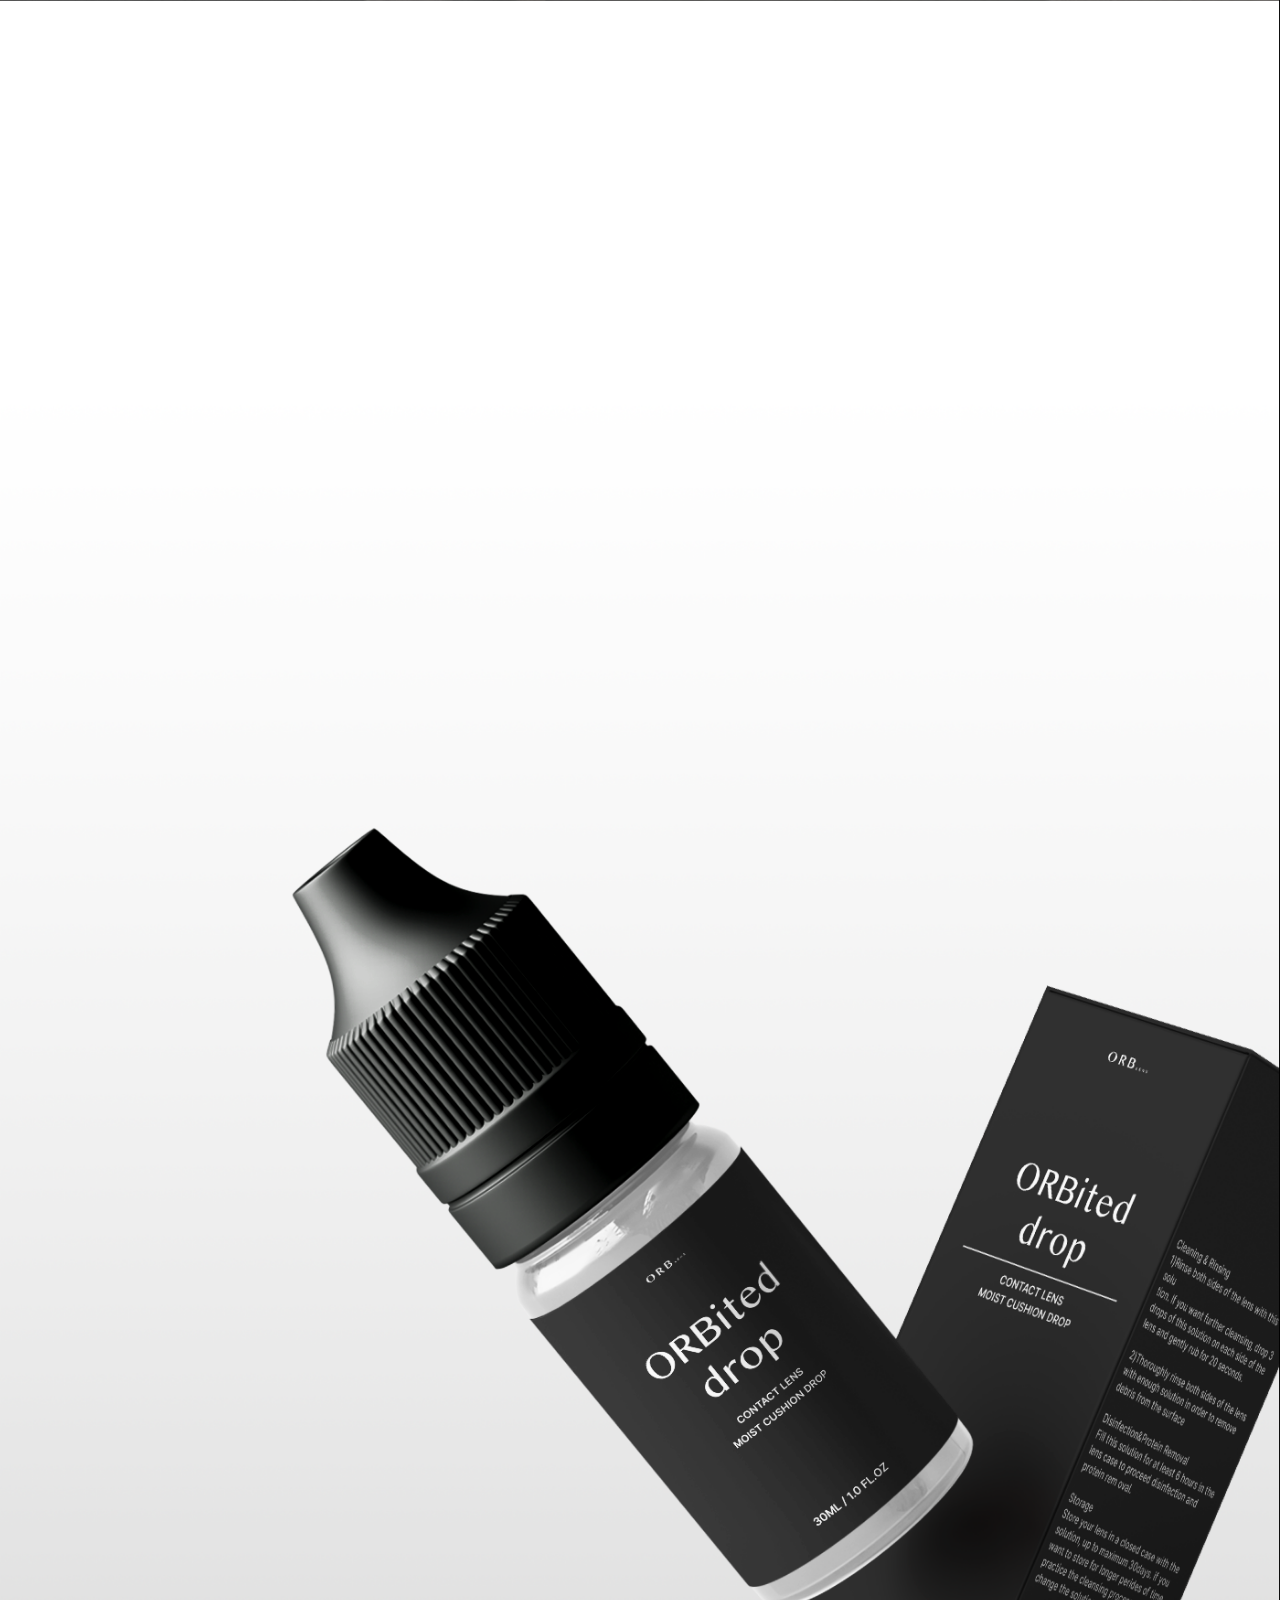
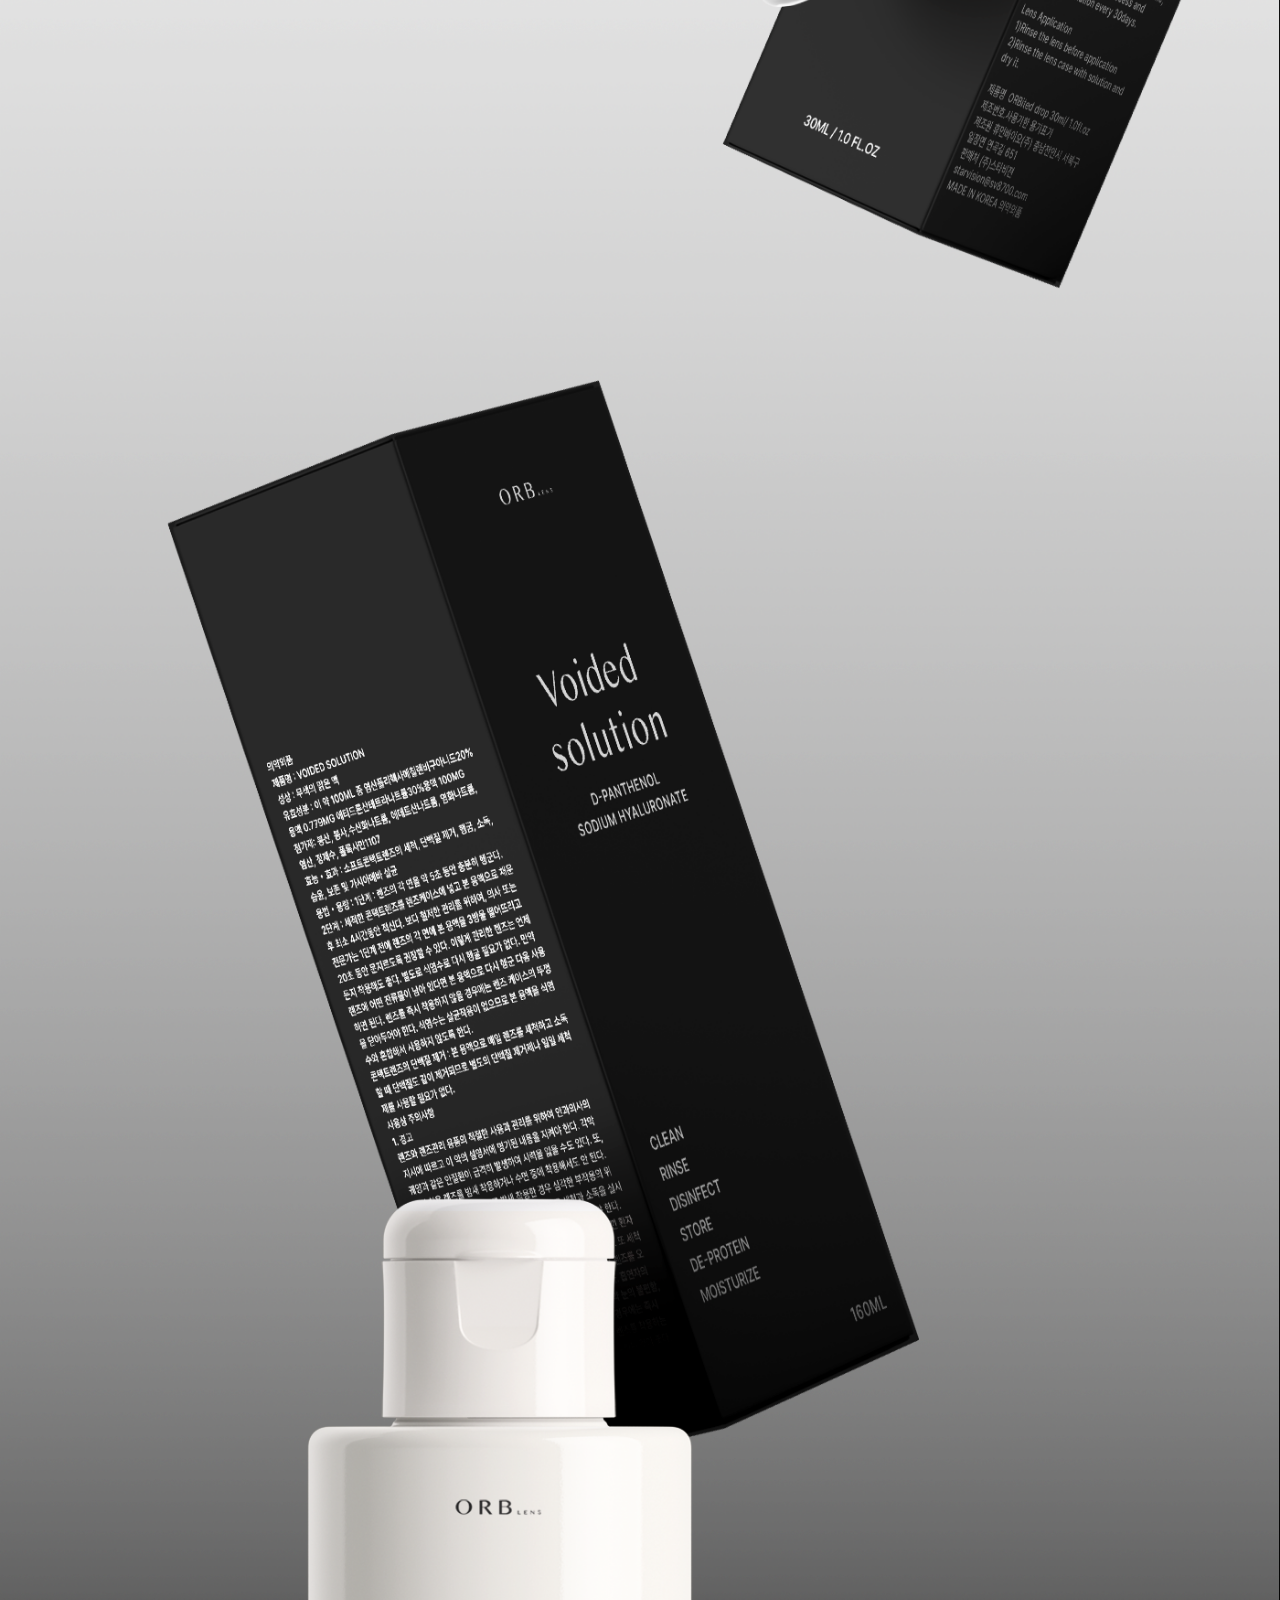
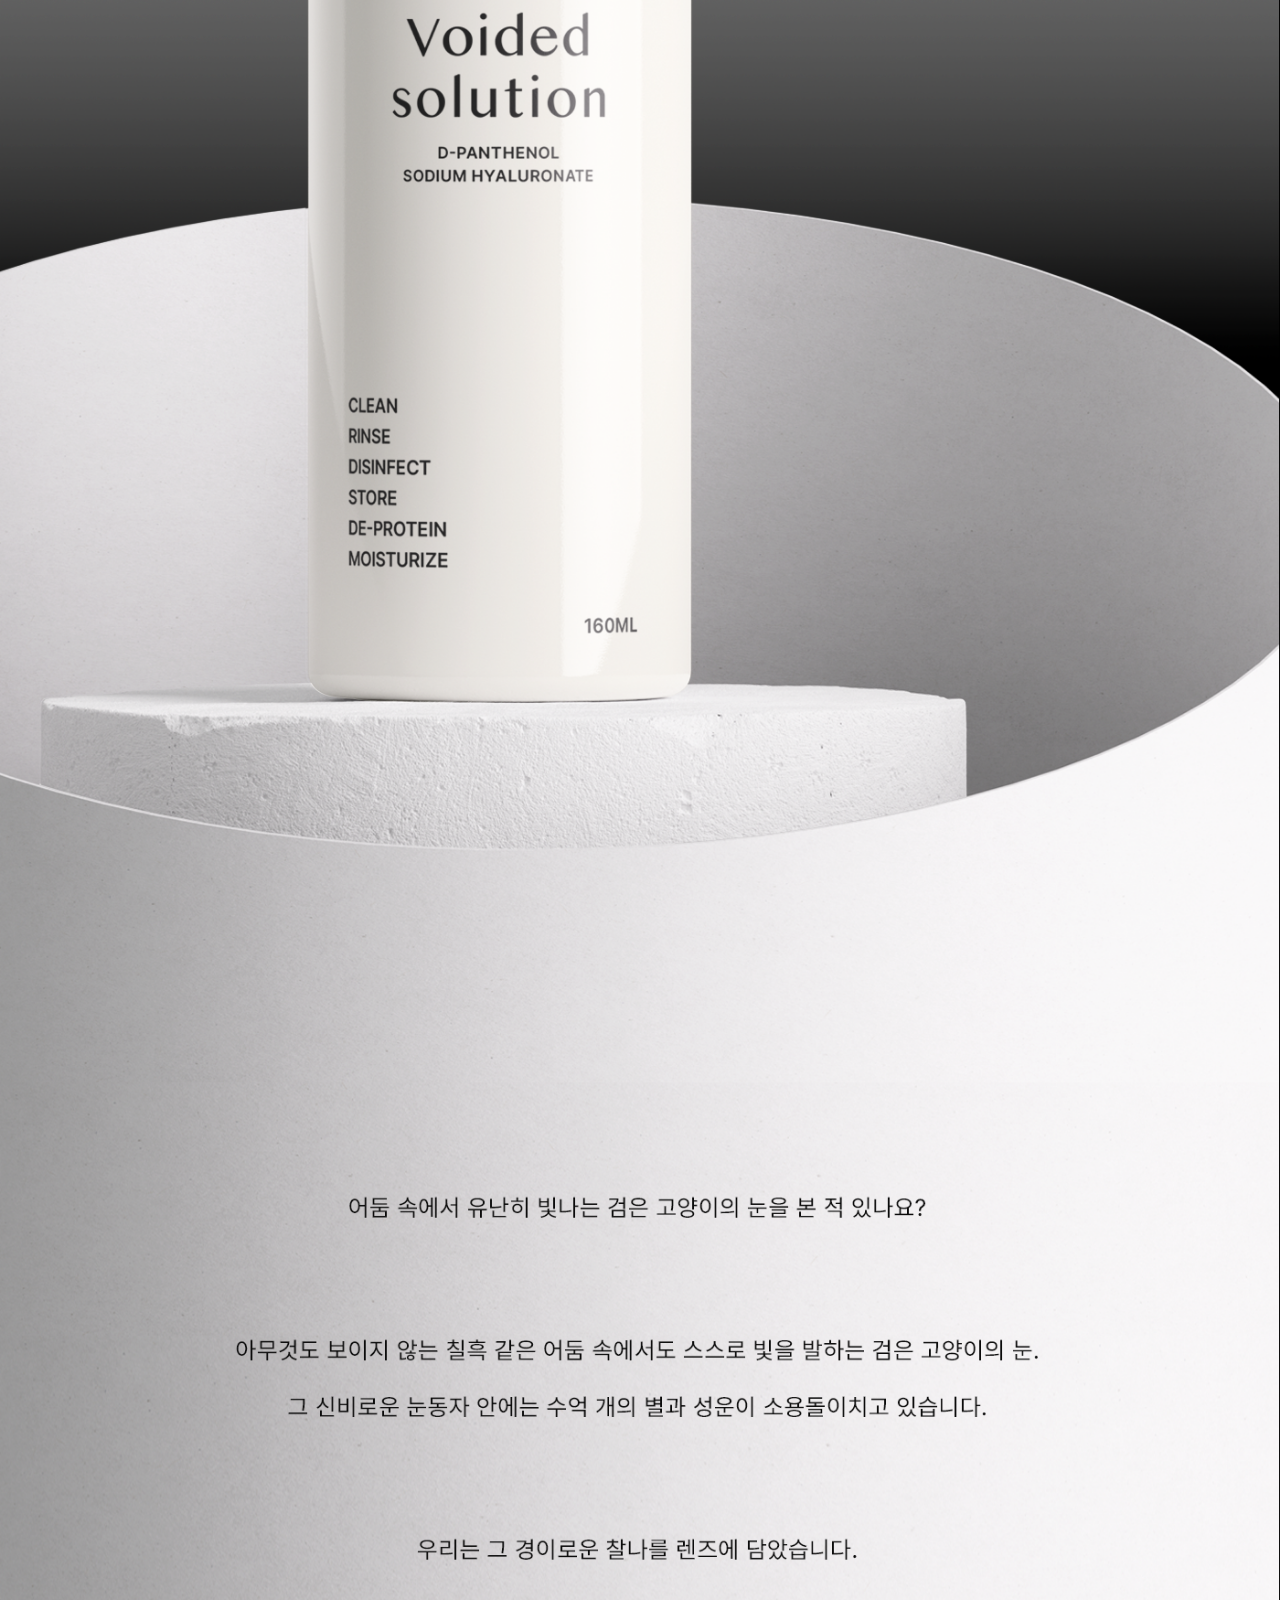
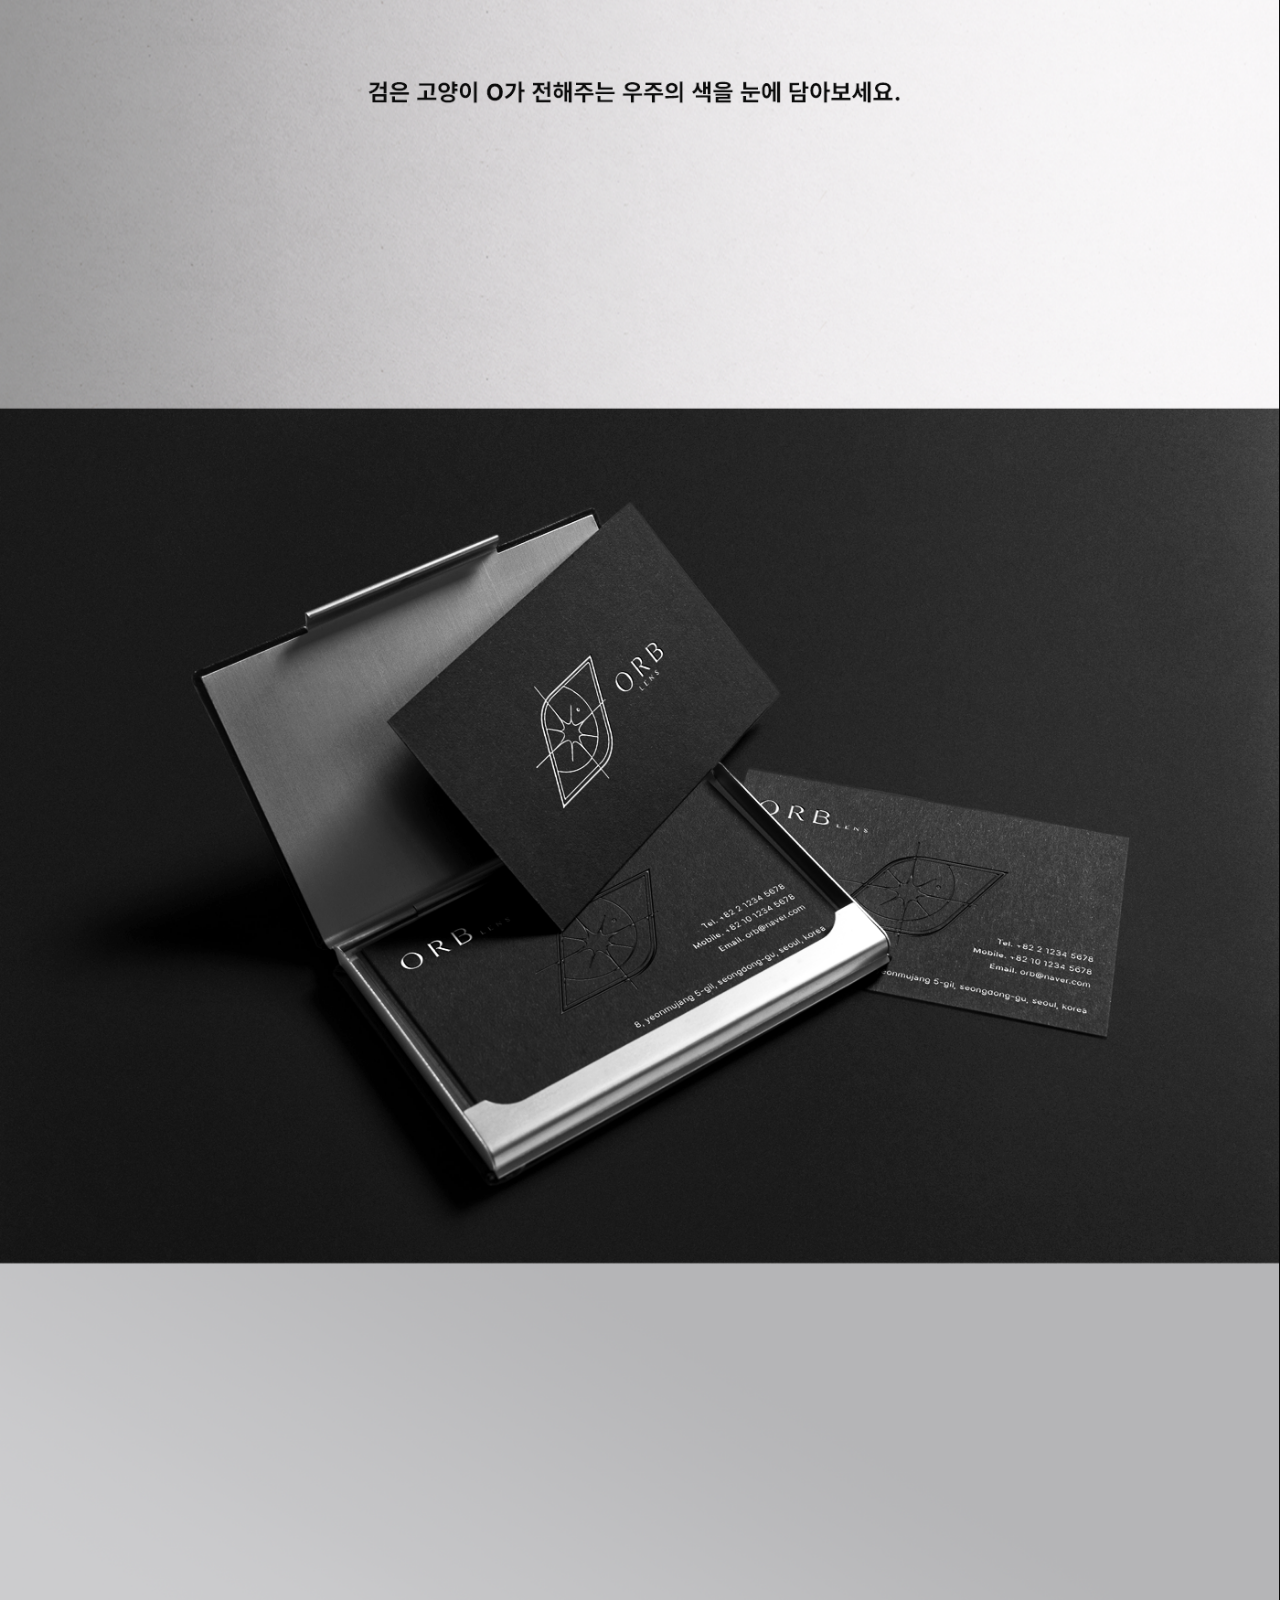
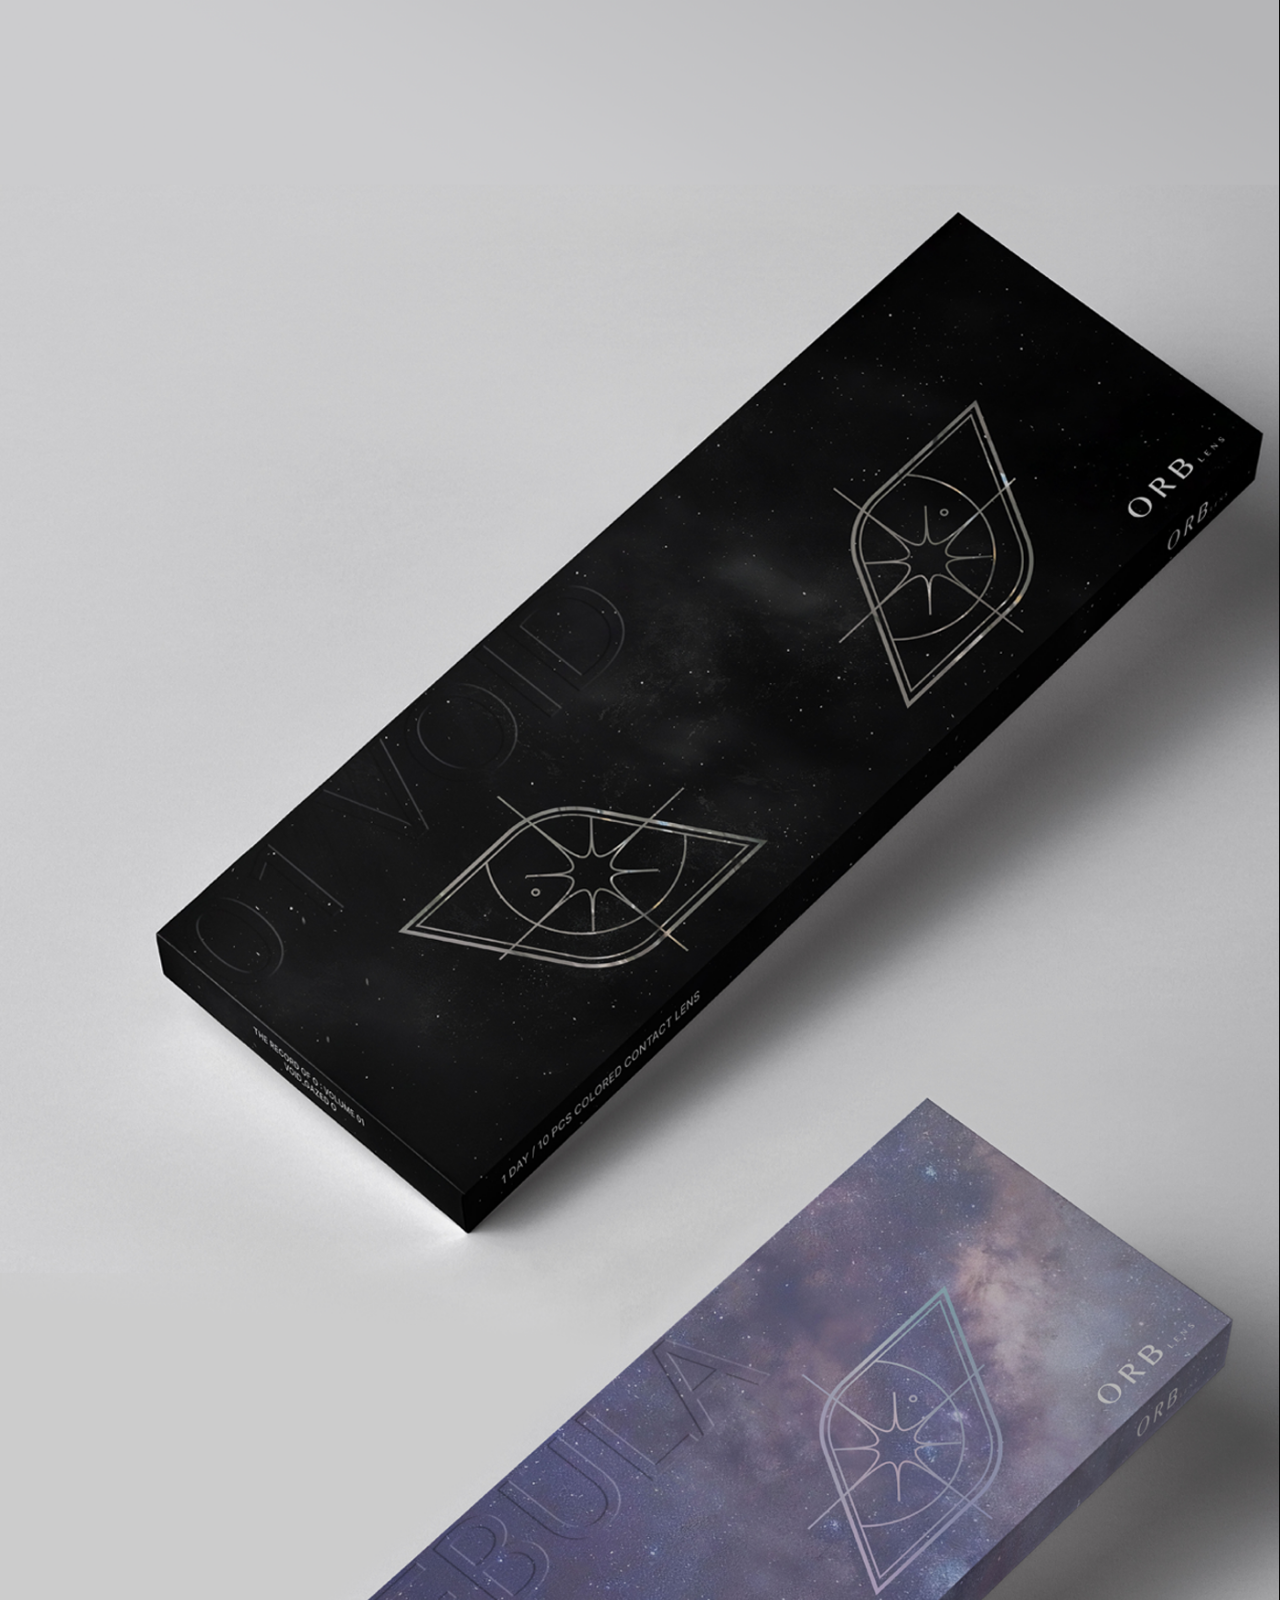
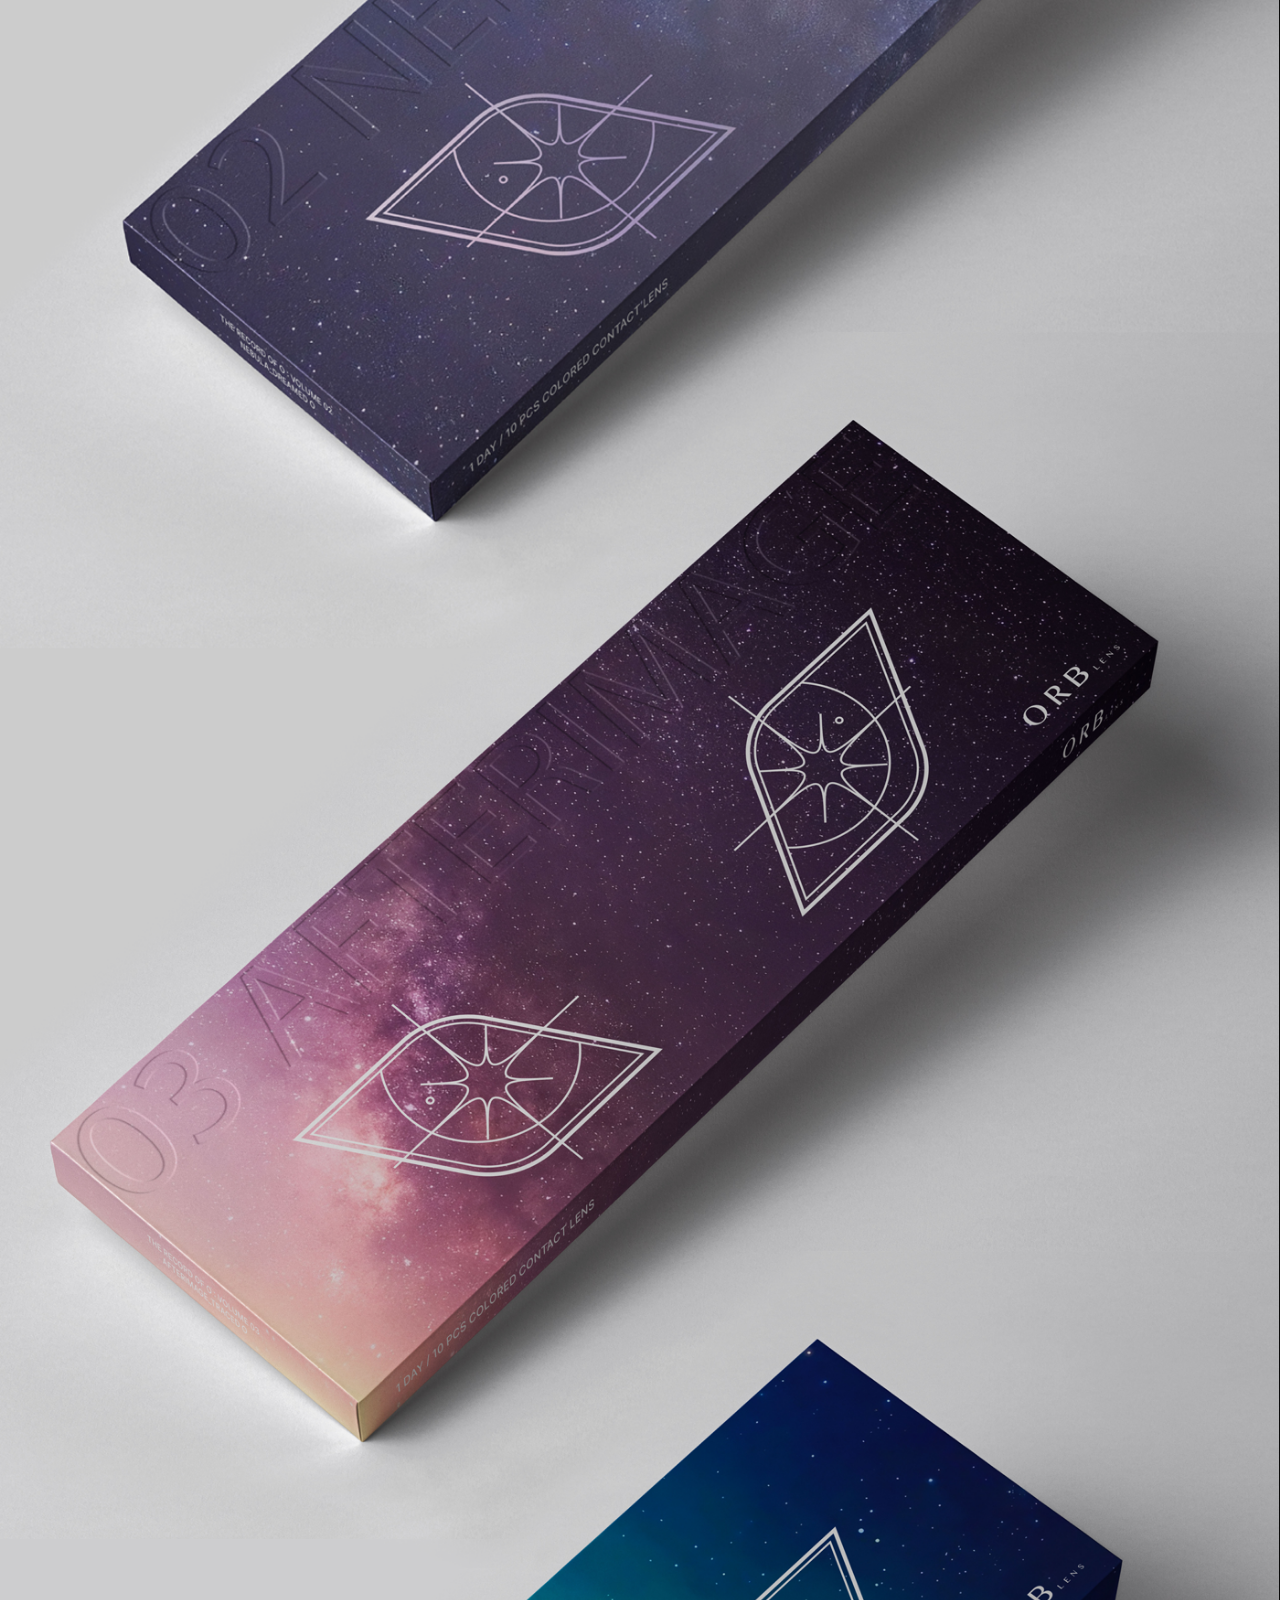
<file: orb.html>
<!doctype html>
<html lang="ko">
  <head>
    <meta charset="UTF-8" />
    <meta name="viewport" content="width=device-width, initial-scale=1.0" />
    <title>ORB LENS — Concept</title>
    <style>
      html, body { margin: 0; background: #0b0b0b; }
      .concept-tile { display: block; width: 1400px; max-width: 100%; height: auto; margin: 0 auto; aspect-ratio: 1400 / 1950; }
    </style>
  </head>
  <body data-gallery-prefix="orb-tiles/orb" data-gallery-count="10" data-image-width="1400" data-tile-height="1950">
    <img class="concept-tile" src="./assets/orb-tiles/orb-01.png?v=1" width="1400" height="1950" fetchpriority="high" alt="ORB LENS concept page" />
    <script src="./project-gallery.js"></script>
  </body>
</html>
</file>
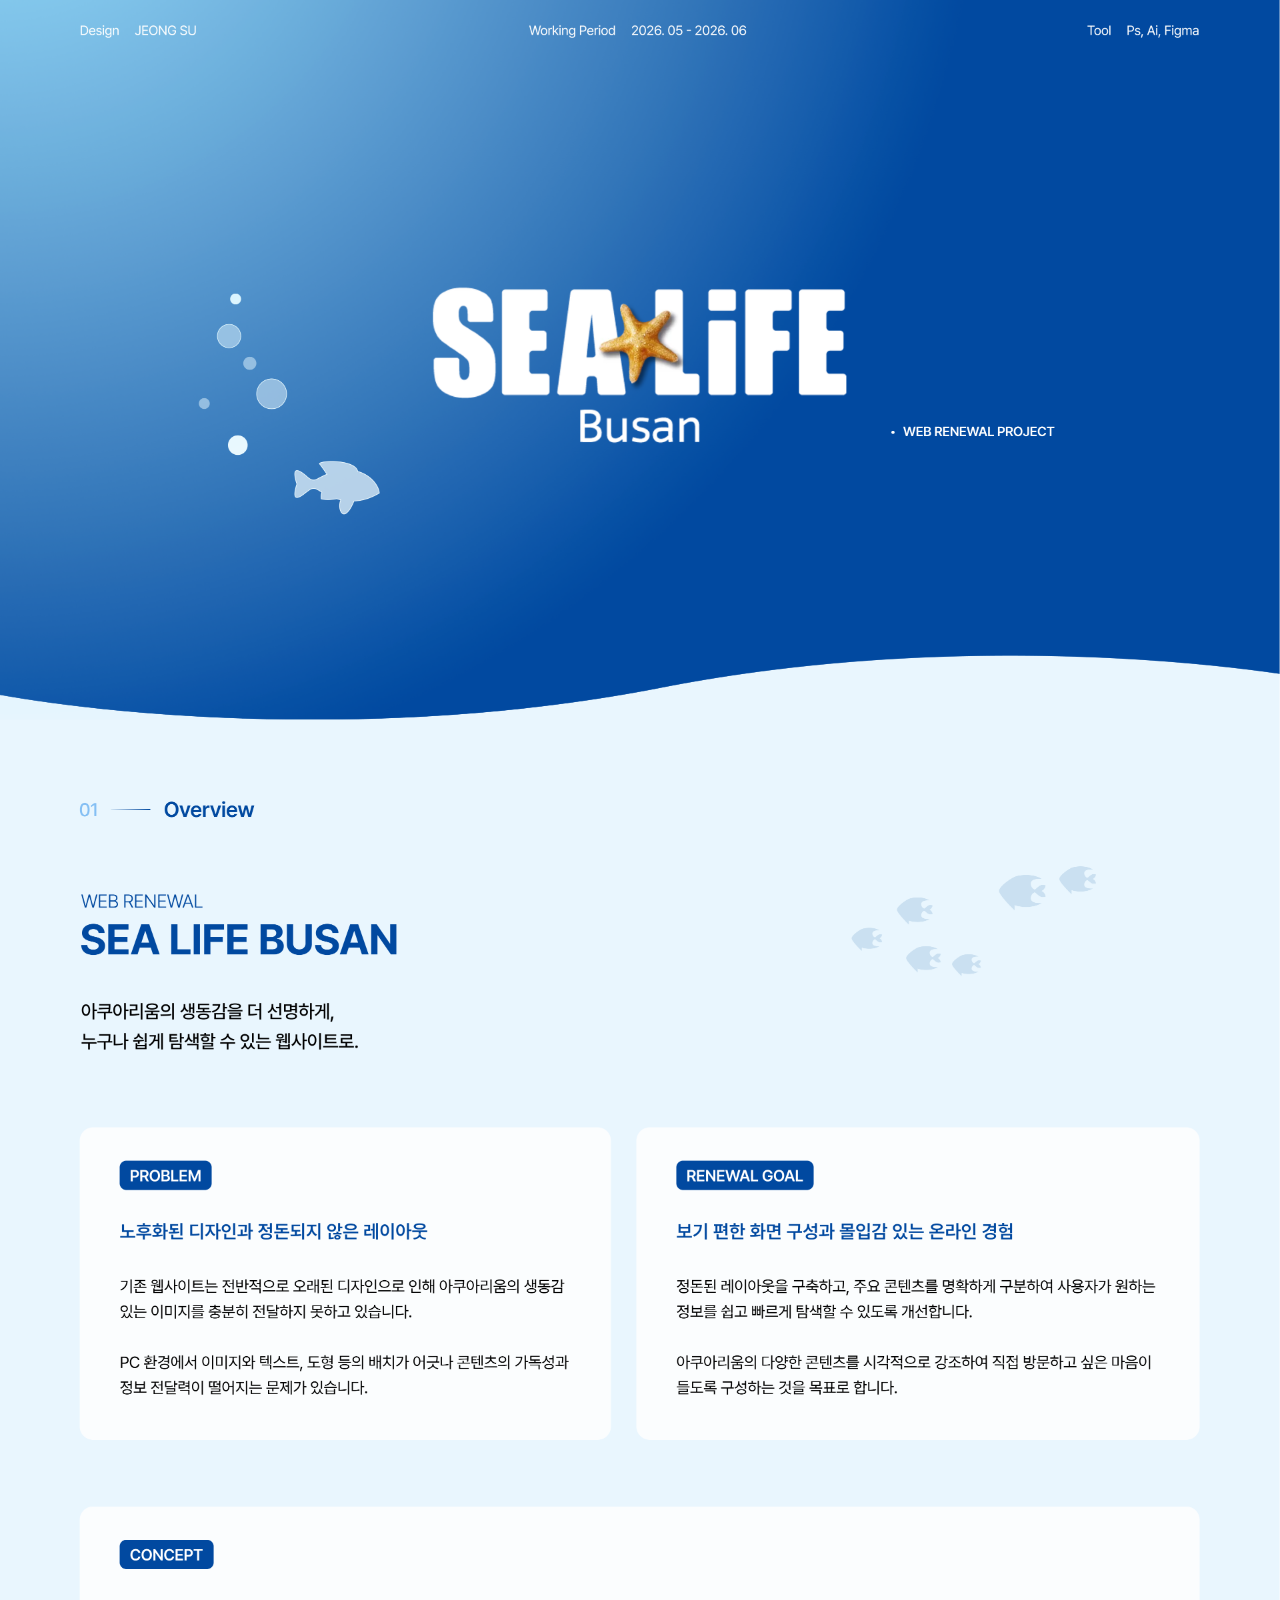
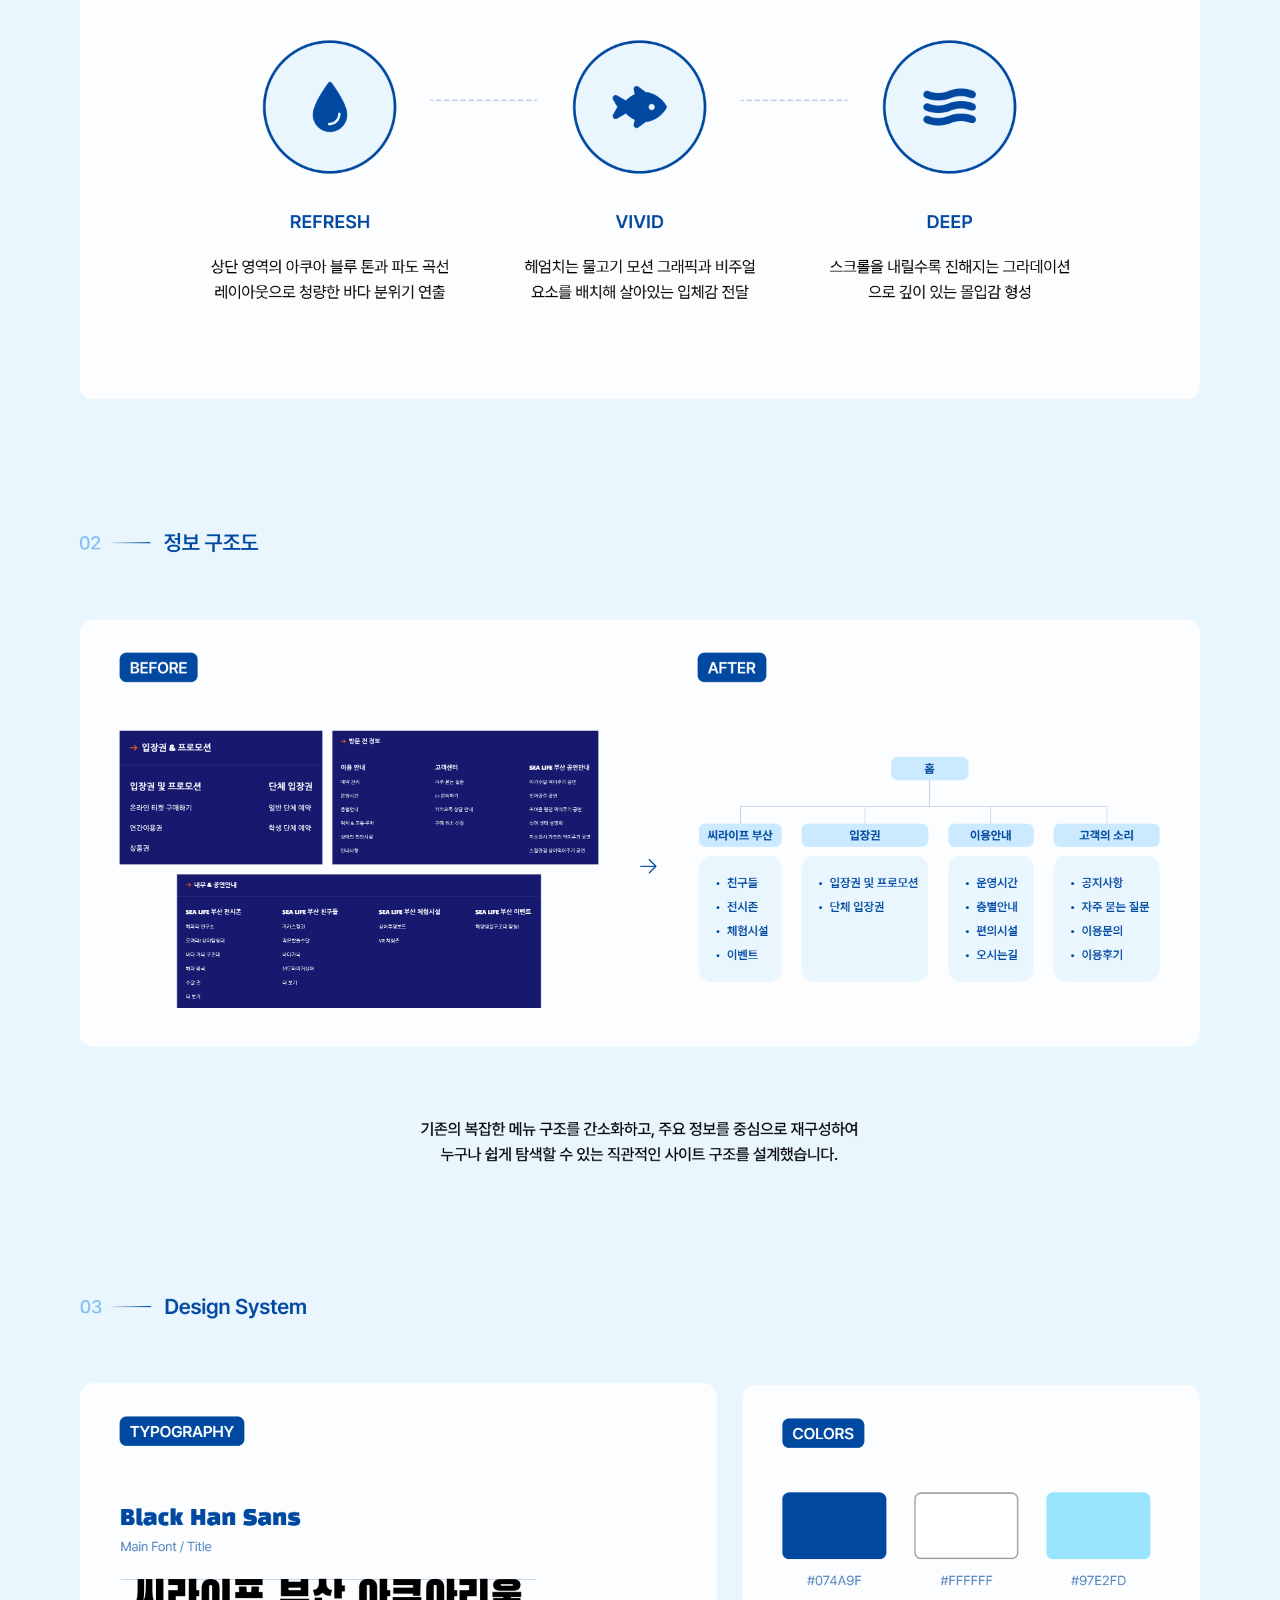
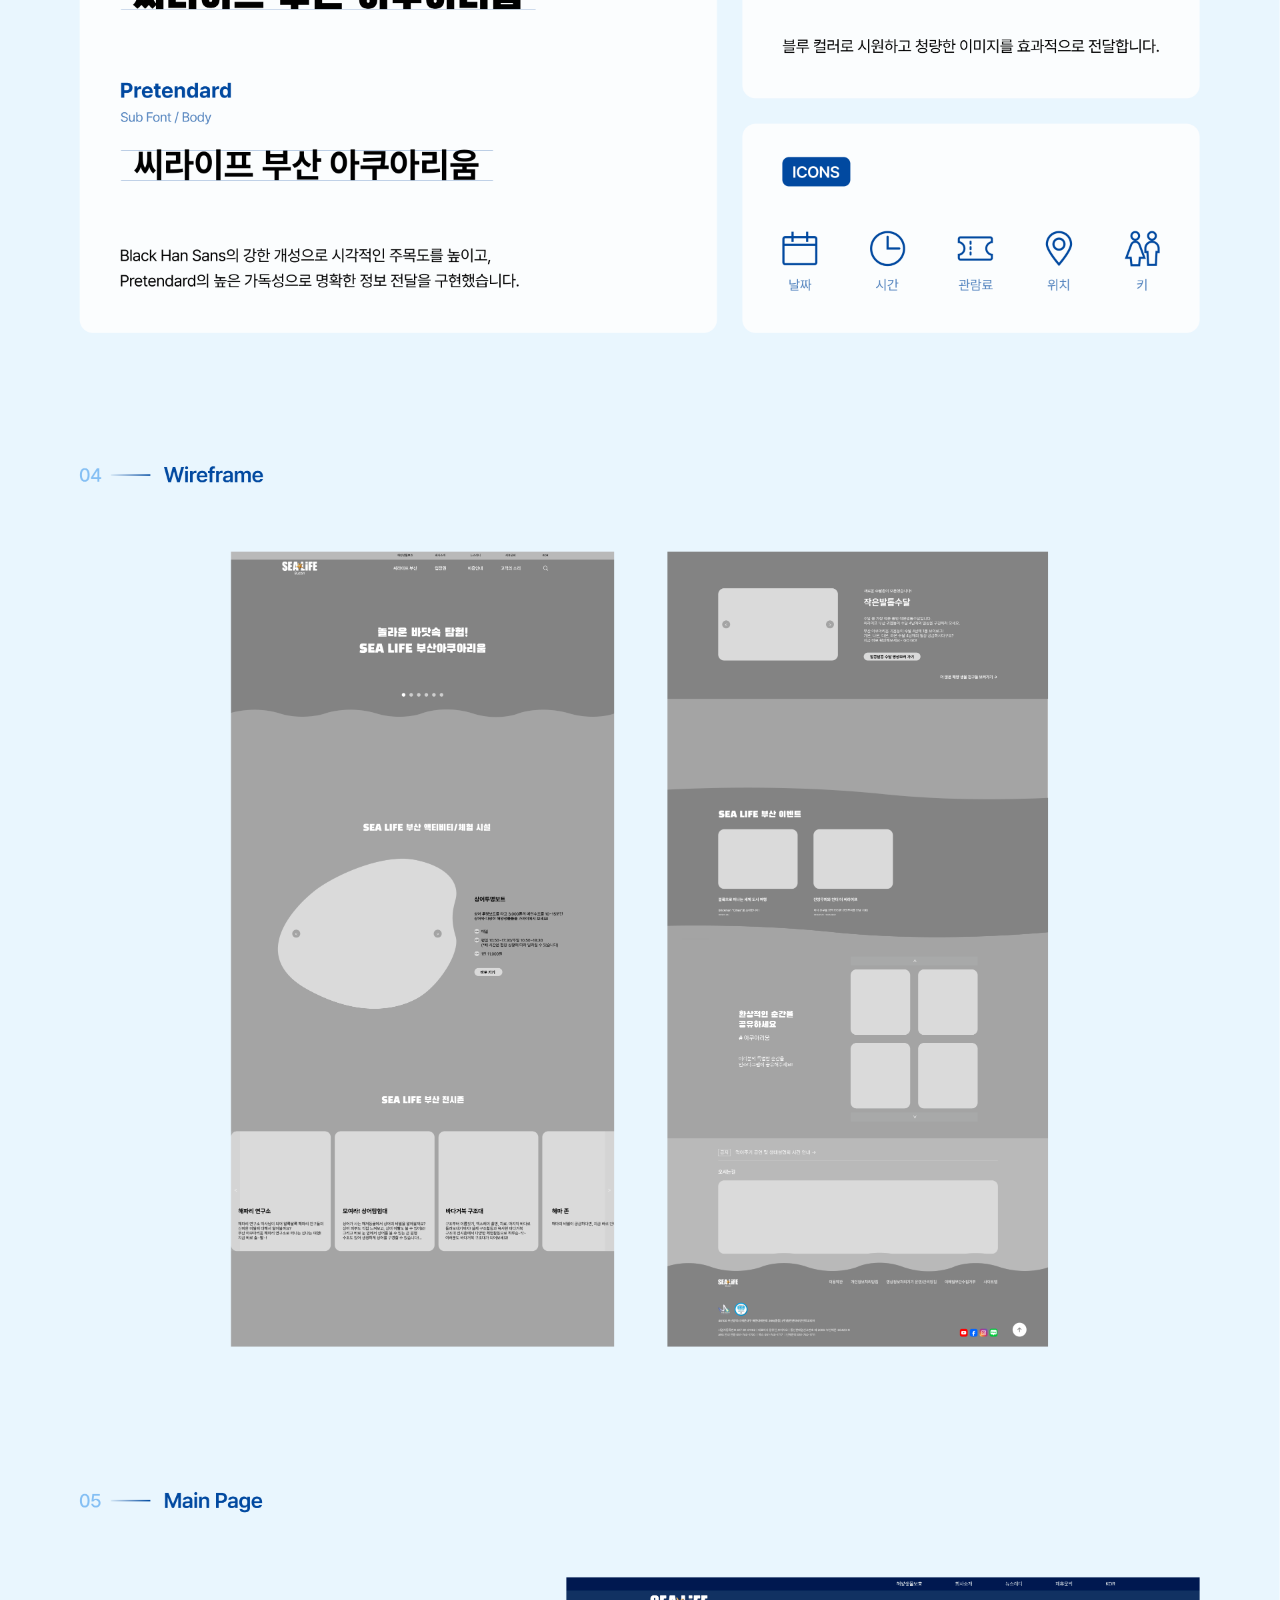
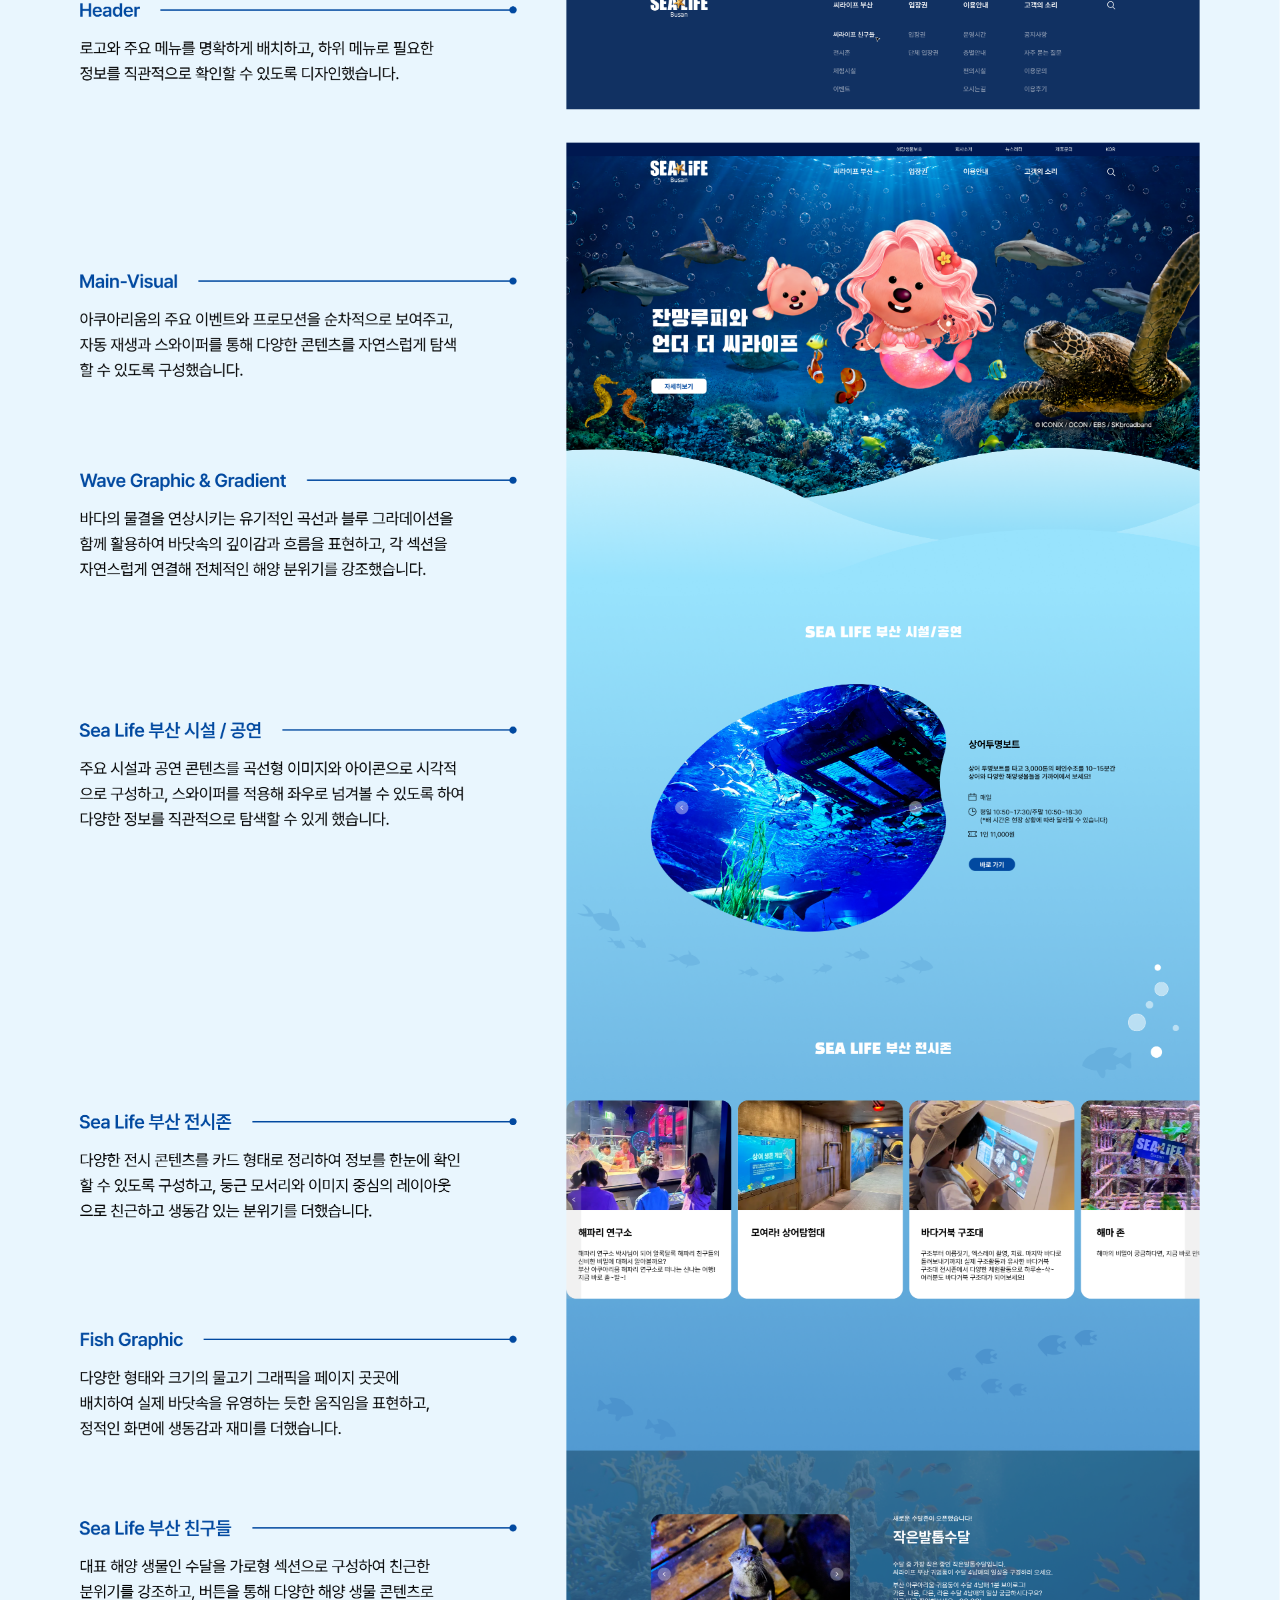
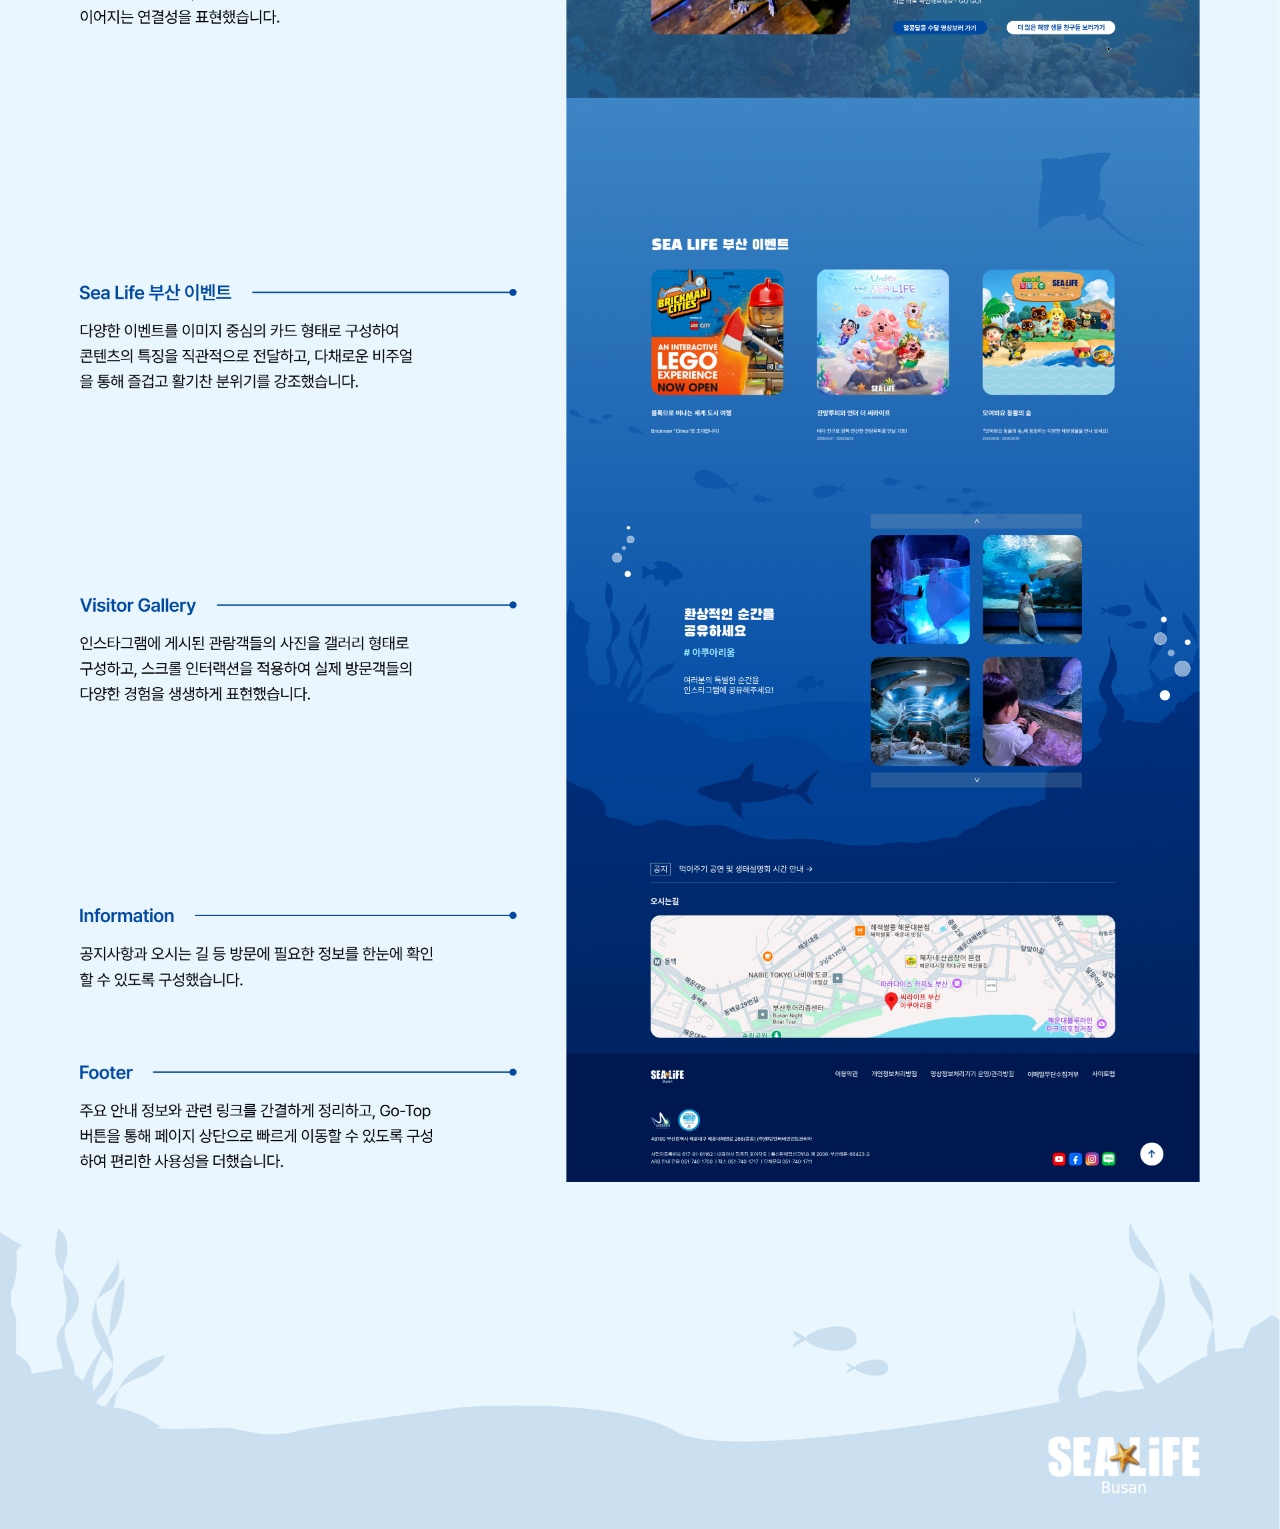
<file: sea-life.html>
<!doctype html>
<html lang="ko">
  <head>
    <meta charset="UTF-8" />
    <meta name="viewport" content="width=device-width, initial-scale=1.0" />
    <title>SEA LIFE BUSAN — Concept</title>
    <style>
      html,
      body {
        margin: 0;
        background: #fff;
      }

      .concept-tile {
        display: block;
        width: 1920px;
        max-width: 100%;
        height: auto;
        margin: 0 auto;
        aspect-ratio: 3840 / 1699;
      }
    </style>
  </head>
  <body>
    <img class="concept-tile" src="./assets/sea-life-tiles/sea-life-01.png?v=2" width="3840" height="1699" fetchpriority="high" alt="SEA LIFE BUSAN concept page" />
    <img class="concept-tile" data-src="./assets/sea-life-tiles/sea-life-02.png" width="3840" height="1699" alt="" />
    <img class="concept-tile" data-src="./assets/sea-life-tiles/sea-life-03.png" width="3840" height="1699" alt="" />
    <img class="concept-tile" data-src="./assets/sea-life-tiles/sea-life-04.png" width="3840" height="1699" alt="" />
    <img class="concept-tile" data-src="./assets/sea-life-tiles/sea-life-05.png" width="3840" height="1699" alt="" />
    <img class="concept-tile" data-src="./assets/sea-life-tiles/sea-life-06.png" width="3840" height="1699" alt="" />
    <img class="concept-tile" data-src="./assets/sea-life-tiles/sea-life-07.png" width="3840" height="1699" alt="" />
    <img class="concept-tile" data-src="./assets/sea-life-tiles/sea-life-08.png" width="3840" height="1699" alt="" />
    <img class="concept-tile" data-src="./assets/sea-life-tiles/sea-life-09.png" width="3840" height="1699" alt="" />
    <img class="concept-tile" data-src="./assets/sea-life-tiles/sea-life-10.png" width="3840" height="1699" alt="" />
    <img class="concept-tile" data-src="./assets/sea-life-tiles/sea-life-11.png" width="3840" height="1699" alt="" />
    <img class="concept-tile" data-src="./assets/sea-life-tiles/sea-life-12.png" width="3840" height="1699" alt="" />
    <img class="concept-tile" data-src="./assets/sea-life-tiles/sea-life-13.png" width="3840" height="1699" alt="" />
    <img class="concept-tile" data-src="./assets/sea-life-tiles/sea-life-14.png" width="3840" height="1699" alt="" />

    <script>
      const deferredTiles = document.querySelectorAll('.concept-tile[data-src]');
      const loadTile = (tile) => {
        tile.src = `${tile.dataset.src}?v=2`;
        tile.removeAttribute('data-src');
      };

      if ('IntersectionObserver' in window) {
        const tileObserver = new IntersectionObserver((entries, observer) => {
          entries.forEach((entry) => {
            if (!entry.isIntersecting) return;
            loadTile(entry.target);
            observer.unobserve(entry.target);
          });
        }, { rootMargin: '1400px 0px' });

        deferredTiles.forEach((tile) => tileObserver.observe(tile));
      } else {
        deferredTiles.forEach(loadTile);
      }
    </script>
  </body>
</html>
</file>
<file: styles.css>
:root {
  --page-background: #8398ad;
  --ink: #2a384b;
  --content-width: 1360px;
}

@font-face {
  font-family: "DungGeunMo";
  src: url("./assets/fonts/DungGeunMo-Regular.woff2?v=1") format("woff2");
  font-style: normal;
  font-weight: 400;
  font-display: swap;
}

@font-face {
  font-family: "VT323";
  src: url("./assets/fonts/VT323-Regular.ttf?v=1") format("truetype");
  font-style: normal;
  font-weight: 400;
  font-display: swap;
}

* {
  box-sizing: border-box;
}

html {
  background: var(--page-background);
  scroll-behavior: smooth;
}

body {
  min-width: 320px;
  min-height: 100%;
  margin: 0;
  overflow-x: hidden;
  background: var(--page-background);
  color: var(--ink);
  font-family: "VT323", monospace;
  font-weight: 400;
}

.navigation {
  position: fixed;
  z-index: 10;
  top: 0;
  left: 0;
  width: 100%;
  height: 80px;
  background: rgb(42 56 75 / 40%);
}

.navigation__inner {
  display: flex;
  align-items: center;
  justify-content: space-between;
  width: var(--content-width);
  height: 80px;
  margin: 0 auto;
}

.navigation a {
  color: var(--ink);
  text-decoration: none;
  transition: 0.5s all
}

.navigation__links a.is-active {
  color: #fff;
}

.navigation__brand {
  font-size: 40px;
  line-height: 1;
}

.navigation__links {
  display: flex;
  align-items: center;
  gap: 100px;
}

.navigation__links a {
  font-size: 32px;
  line-height: 1;
}

.navigation__toggle {
  display: none;
}

.page {
  position: relative;
  min-height: 100vh;
  padding-top: 205px;
}

.content {
  position: relative;
  z-index: 2;
  width: var(--content-width);
  margin: 0 auto;
  padding-bottom: 200px;
}

.artwork {
  display: block;
  max-width: none;
  height: auto;
  margin-right: auto;
  margin-left: auto;
}

.artwork--portfolio {
  width: 1360px;
}

.artwork--about {
  width: 1190px;
  margin-top: 264px;
}

.artwork--details {
  width: 1210px;
  margin-top: 264px;
}

.projects-panel {
  position: relative;
  container-type: inline-size;
  width: 1284px;
  aspect-ratio: 2568 / 1700;
  margin: 274px auto 0;
  background: url("./assets/projects.png") center / 100% 100% no-repeat;
}

.project-date {
  position: absolute;
  top: 168px;
  left: 906px;
  display: flex;
  gap: 38px;
  color: #2a384b;
  font: 400 28px/1 "VT323", monospace;
  letter-spacing: -0.01em;
}

.projects-panel__content {
  position: absolute;
  top: 242px;
  left: 133px;
  width: 1036px;
  height: 525px;
  color: #2a384b;
}

.project-preview {
  position: absolute;
  top: 215px;
  left: 655px;
  width: 222px;
  transform: translateY(-50%);
}

.project-preview img {
  display: block;
  width: 100%;
  height: auto;
}

.project-text-stack {
  position: absolute;
  top: 0;
  left: 0;
  width: 100%;
}

.project-category,
.project-subtitle,
.project-details,
.project-list-label {
  margin: 0;
  font: 400 28px/1 "VT323", monospace;
  letter-spacing: -0.01em;
}

.project-category {
  display: flex;
  gap: 24px;
  height: 28px;
}

.project-category b {
  font-weight: 400;
}

.project-title {
  width: 100%;
  height: 76px;
  margin: 42px 0 0;
  color: #2a384b;
  font: 400 76px/1 "DungGeunMo", monospace;
  letter-spacing: -0.02em;
  white-space: nowrap;
}

.project-subtitle {
  height: 28px;
  margin-top: 9px;
  font-family: "DungGeunMo", monospace;
  letter-spacing: -0.02em;
}

.project-details {
  height: 28px;
  margin-top: 82px;
  font-size: 28px;
}

.project-links {
  display: flex;
  height: 36px;
  margin-top: 15px;
}

.project-links a + a {
  margin-left: 80px;
}

.project-links a {
  color: #7fa5d9;
  font: 400 36px/1 "VT323", monospace;
  letter-spacing: -0.01em;
  text-decoration: none;
}

.project-list-label {
  height: 28px;
  margin-top: 70px;
}

.project-list {
  display: flex;
  align-items: center;
  height: 68px;
  margin-top: 21px;
  white-space: nowrap;
}

.project-list__button {
  display: block;
  flex: 0 0 auto;
  padding: 14px 34px;
  border: 0;
  background: transparent;
  color: #2a384b;
  font: 400 28px/28px "VT323", monospace;
  letter-spacing: -0.01em;
  text-decoration: underline;
  text-decoration-thickness: 1px;
  text-underline-offset: 4px;
  transition: background-color 0.18s ease, opacity 0.18s ease, transform 0.12s ease;
}

.project-list__button.is-active {
  background: rgb(127 165 217 / 50%);
}

.project-list__button:not(:disabled):active {
  transform: scale(0.96);
}

.project-list__button:disabled {
  cursor: default;
}

.project-list__divider {
  flex: 0 0 auto;
  width: 2px;
  height: 56px;
  margin-left: 32px;
  margin-right: 32px;
  background: #2a384b;
}

.contact-section {
  position: relative;
  container-type: inline-size;
  width: 1030px;
  margin: 274px auto 0;
}

.artwork--contact {
  width: 100%;
}

.contact-details {
  position: absolute;
  z-index: 3;
  top: 332px;
  left: 50%;
  display: flex;
  flex-direction: column;
  align-items: center;
  transform: translateX(-50%);
}

.contact-details__item {
  margin: 0;
  padding: 0;
  border: 0;
  background: transparent;
  color: #ebeae8;
  font: 400 34px/1 "VT323", monospace;
  text-align: center;
  transition: transform 0.2s ease;
}

@media (hover: hover) and (pointer: fine) {
  .navigation__links a:hover {
    color: #fff;
  }

  .project-links a:hover {
    text-decoration: underline;
    text-underline-offset: 4px;
  }

  .project-list__button:not(:disabled):hover {
    background: rgb(127 165 217 / 20%);
    opacity: 0.85;
    transform: translateY(-1px);
  }

  .contact-details__item:hover {
    text-decoration: underline;
    text-underline-offset: 3px;
    transform: scale(1.04);
  }
}

.contact-details__message {
  margin: 50px 0 0;
  color: #ebeae8;
  font-family: "DungGeunMo", monospace;
  font-size: 20px;
  font-weight: 400;
  letter-spacing: -0.02em;
  line-height: 35px;
  text-align: center;
  white-space: nowrap;
}

.contact-copy-status {
  position: absolute;
  top: 90px;
  color: #fff;
  font: 400 18px/1 "VT323", monospace;
}

.ribbon-layer {
  position: absolute;
  inset: 0 0 auto;
  width: 100%;
  height: 0;
  pointer-events: none;
}

.ribbon {
  position: absolute;
  z-index: 1;
  display: block;
  max-width: none;
  height: auto;
  pointer-events: none;
}

.ribbon--one {
  top: 693px;
  left: calc(50% - 960px + 1183px);
  width: 909.5px;
}

.ribbon--two {
  top: 1455px;
  left: calc(50% - 960px - 330px);
  width: 1094px;
  z-index: 9;
}

.ribbon--three {
  top: 3550px;
  left: calc(50% - 960px + 1385px);
  width: 629.5px;
}

.contact-anchor {
  display: block;
  height: 1px;
}

.site-footer {
  padding-bottom: 70px;
  color: #2a384b;
  font-family: "VT323", monospace;
  font-size: 28px;
  font-weight: 400;
  letter-spacing: -1px;
  line-height: 1;
  text-align: center;
}

.cursor-ring {
  position: fixed;
  z-index: 10;
  top: 0;
  left: 0;
  width: 70px;
  height: 70px;
  background: #fff;
  border-radius: 50%;
  opacity: 0;
  pointer-events: none;
  transition: opacity 0.15s ease;
}

.cursor-ring--visible {
  opacity: 0.7;
}

@media (max-width: 1360px) {
  .navigation__inner,
  .content {
    width: calc(100% - 48px);
  }

  .navigation__inner {
    min-width: 0;
  }

  .artwork {
    max-width: 100%;
  }

  .ribbon--one {
    left: 61.615vw;
  }

  .ribbon--two {
    left: -171.5px;
  }

  .ribbon--three {
    left: 74.635vw;
  }
}

@media (max-width: 1360px) {
  .project-links a {
    text-decoration: underline;
    text-decoration-thickness: 1px;
    text-underline-offset: 4px;
  }

  .ribbon {
    display: none;
  }

  .navigation__links {
    gap: 48px;
  }

  .artwork--about,
  .artwork--details,
  .projects-panel,
  .contact-section {
    margin-top: 200px;
  }

  .projects-panel {
    width: 100%;
  }

  .project-date {
    top: 13.08cqw;
    left: 70.56cqw;
    gap: 2.96cqw;
    font-size: 2.18cqw;
  }

  .projects-panel__content {
    top: 18.85cqw;
    left: 10.36cqw;
    width: 80.68cqw;
    height: 40.89cqw;
  }

  .project-preview {
    top: 16.74cqw;
    left: 51.01cqw;
    width: 17.29cqw;
  }

  .project-category,
  .project-subtitle,
  .project-details,
  .project-list-label {
    font-size: 2.18cqw;
  }

  .project-category {
    gap: 1.87cqw;
  }

  .project-title {
    height: 5.92cqw;
    margin-top: 3.27cqw;
    font-size: 5.92cqw;
  }

  .project-subtitle {
    margin-top: 0.7cqw;
  }

  .project-details {
    margin-top: 6.39cqw;
  }

  .project-links {
    height: 2.8cqw;
    margin-top: 1.17cqw;
  }

  .project-links a {
    font-size: 2.8cqw;
  }

  .project-links a + a {
    margin-left: 6.23cqw;
  }

  .project-list-label {
    margin-top: 5.45cqw;
  }

  .project-list {
    height: 5.3cqw;
    margin-top: 1.64cqw;
  }

  .project-list__button {
    padding: 1.09cqw 2.65cqw;
    font-size: 2.18cqw;
  }

  .project-list__divider {
    width: 0.16cqw;
    height: 4.36cqw;
    margin-right: 2.49cqw;
    margin-left: 2.49cqw;
  }

  .contact-section {
    width: min(1030px, 100%);
  }

  .contact-details {
    top: 32.23cqw;
  }

  .contact-details__item {
    font-size: 3.3cqw;
  }

  .contact-details__message {
    margin-top: 4.85cqw;
    font-size: 1.94cqw;
    line-height: 3.4cqw;
  }

  .ribbon--one {
    top: 52vw;
    right: -14vw;
    left: auto;
    width: 50vw;
  }

  .ribbon--two {
    top: 120vw;
    left: -20vw;
    width: 65vw;
  }

  .ribbon--three {
    top: 270vw;
    right: -6vw;
    left: auto;
    width: 37vw;
  }
}

@media (max-width: 767px) {
  .navigation {
    position: fixed;
    z-index: 20;
    top: 0;
    left: 0;
    height: 64px;
  }

  .navigation__inner {
    height: 64px;
  }

  .navigation__inner,
  .content {
    width: calc(100% - 32px);
  }

  .navigation__brand {
    font-size: 28px;
  }

  .navigation__links {
    position: fixed;
    top: 64px;
    right: 0;
    display: none;
    flex-direction: column;
    align-items: center;
    gap: 20px;
    padding: 22px 26px;
    background: rgb(42 56 75 / 40%);
  }

  .navigation__links a {
    font-size: 28px;
  }

  .navigation.is-open .navigation__links {
    display: flex;
  }

  .navigation__toggle {
    display: flex;
    flex-direction: column;
    justify-content: space-between;
    width: 30px;
    height: 24px;
    padding: 0;
    border: 0;
    background: transparent;
  }

  .navigation__toggle span {
    display: block;
    width: 100%;
    height: 2px;
    background: var(--ink);
    transition: transform 0.2s ease, opacity 0.2s ease;
  }

  .navigation.is-open .navigation__toggle span:nth-child(1) {
    transform: translateY(11px) rotate(45deg);
  }

  .navigation.is-open .navigation__toggle span:nth-child(2) {
    opacity: 0;
  }

  .navigation.is-open .navigation__toggle span:nth-child(3) {
    transform: translateY(-11px) rotate(-45deg);
  }

  .page {
    padding-top: 120px;
  }

  .content {
    padding-bottom: 120px;
  }

  .artwork--about,
  .artwork--details,
  .projects-panel {
    margin-top: 96px;
  }

  .project-title {
    height: 5.92cqw;
    margin-top: 1.8cqw;
    font-size: 5.92cqw;
  }

  .project-subtitle {
    margin-top: 0.7cqw;
  }

  .project-details {
    margin-top: 4.2cqw;
  }

  .project-links {
    height: 2.8cqw;
    margin-top: -0.2cqw;
  }

  .project-list-label {
    margin-top: 5cqw;
  }

  .project-list {
    height: 5.3cqw;
    margin-top: 0.4cqw;
  }

  .project-list__button {
    padding: 0.2cqw 2.65cqw;
    font-size: 2.18cqw;
  }

  .project-list__divider {
    width: 0.16cqw;
    height: 4.36cqw;
    margin-right: 2.49cqw;
    margin-left: 2.49cqw;
  }
  
  .contact-section {
    width: 100%;
    margin-top: 120px;
  }

  .contact-details {
    top: 34cqw;
    width: 100%;
  }

  .contact-details__item {
    font-size: clamp(18px, 3.3cqw, 22px);
  }

  .contact-details__message {
    width: 78%;
    margin-top: clamp(14px, 4.85cqw, 22px);
    font-size: clamp(14px, 1.94cqw, 20px);
    line-height: 1.7;
    white-space: normal;
  }

  .contact-copy-status {
    top: 6.4cqw;
  }

  .ribbon {
    display: none;
  }

  .site-footer {
    padding: 0 16px 40px;
    font-size: 20px;
  }

  .cursor-ring {
    display: none;
  }
}

@media (max-width: 420px) {
  .navigation__brand {
    font-size: 24px;
  }

  .navigation__links {
    gap: 9px;
  }

  .navigation__links a {
    font-size: 18px;
  }
  
}
</file>
